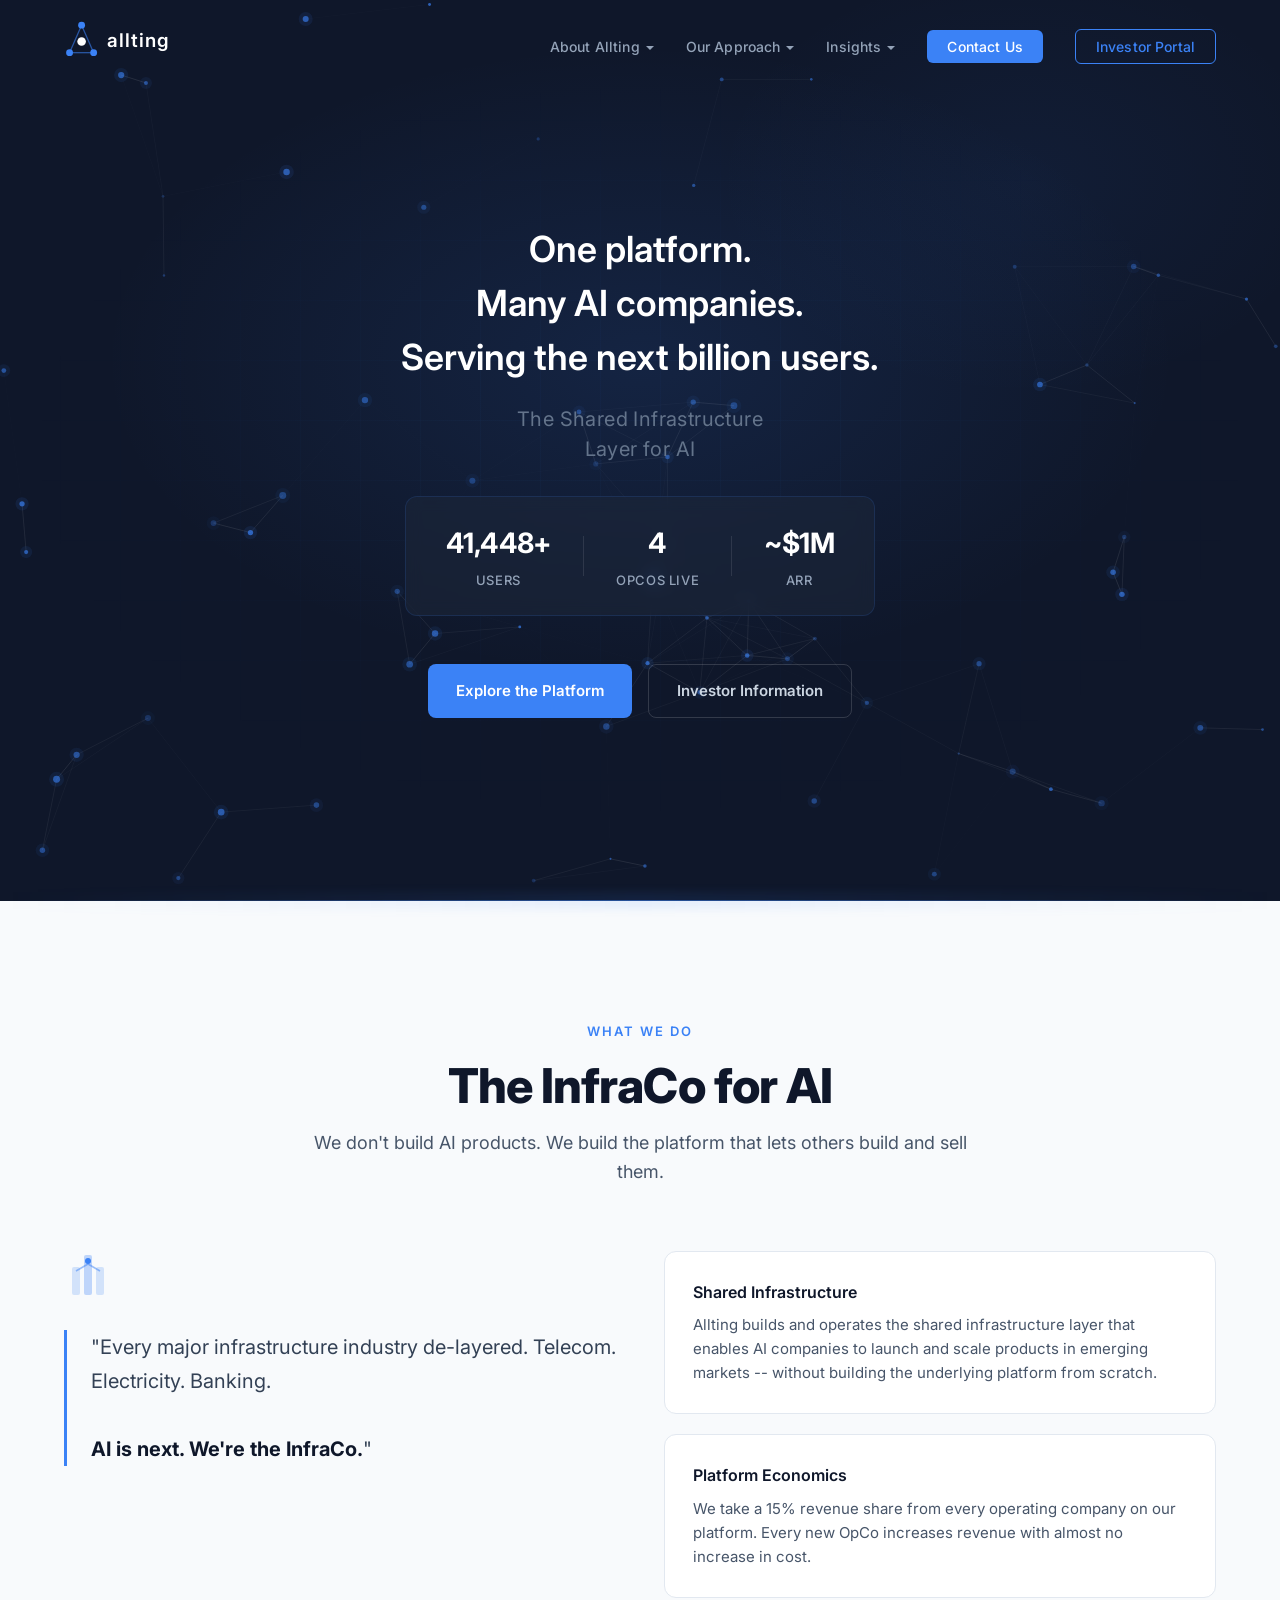
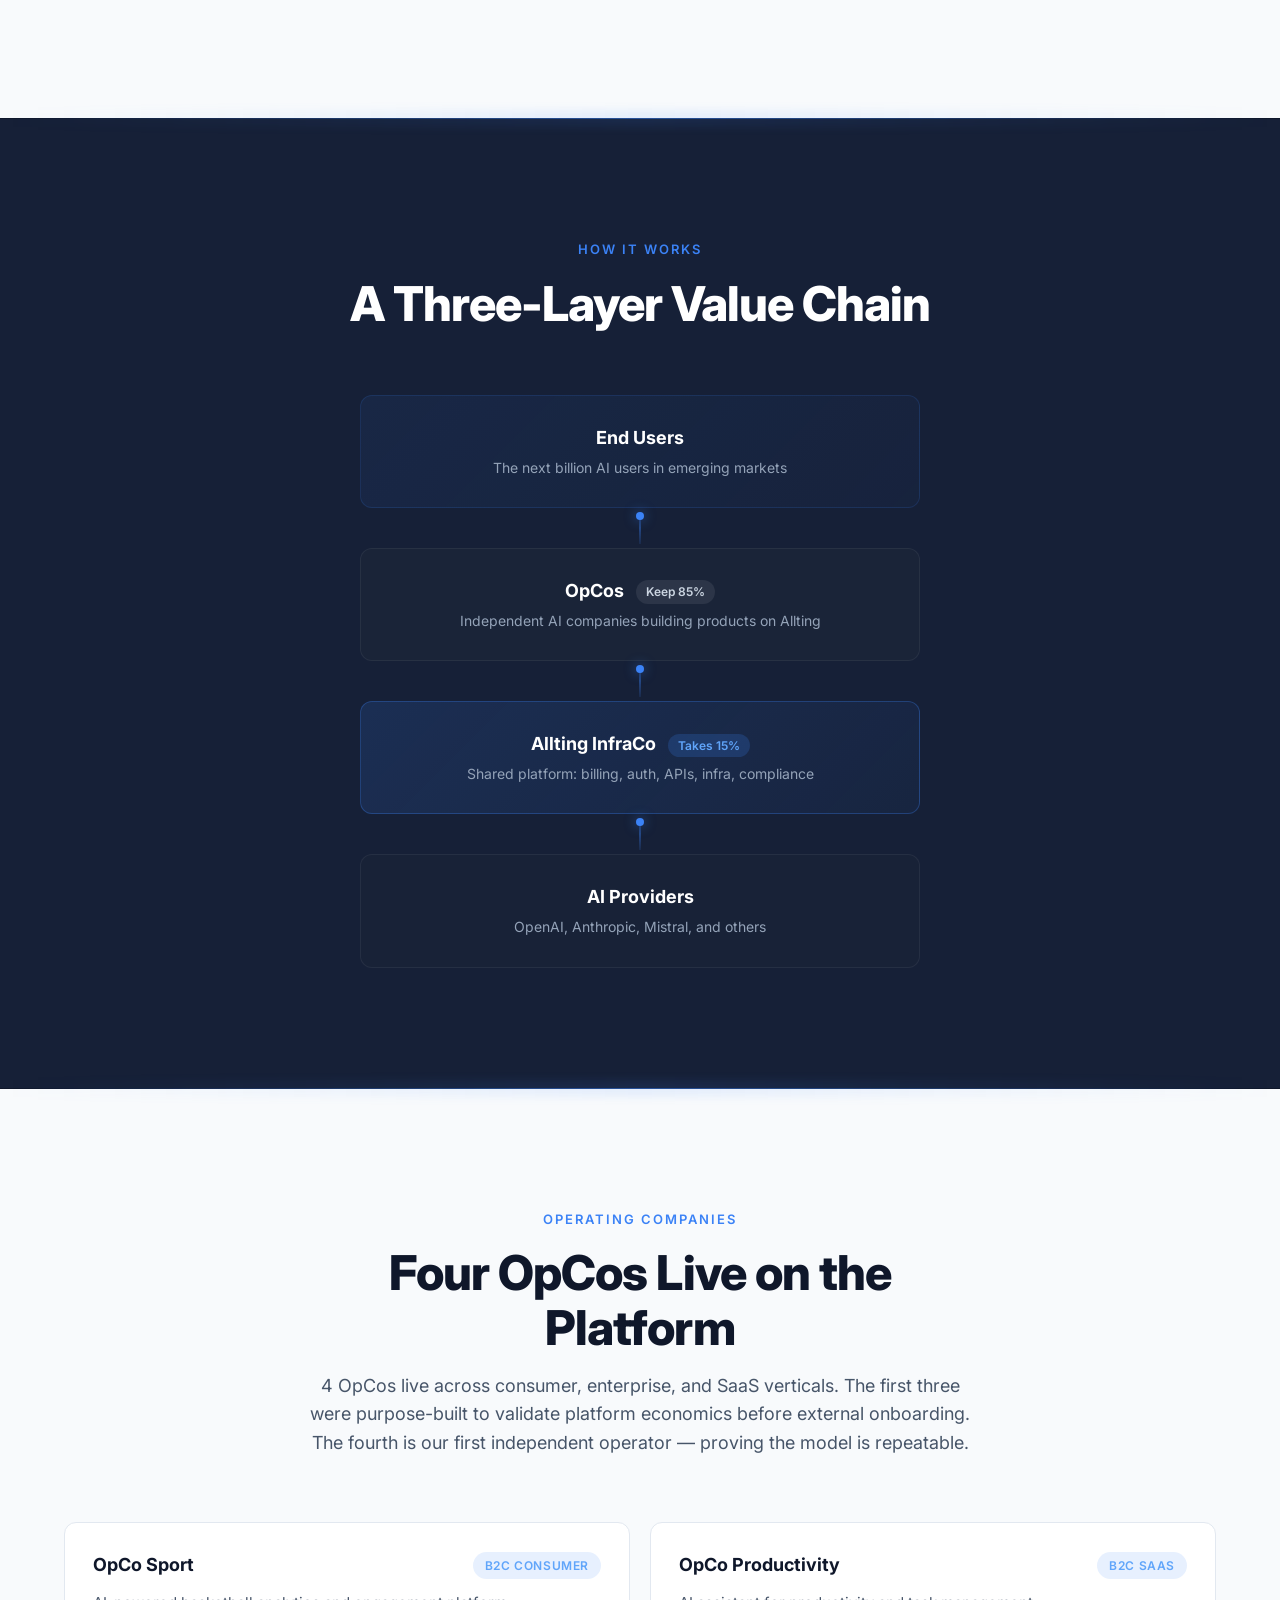
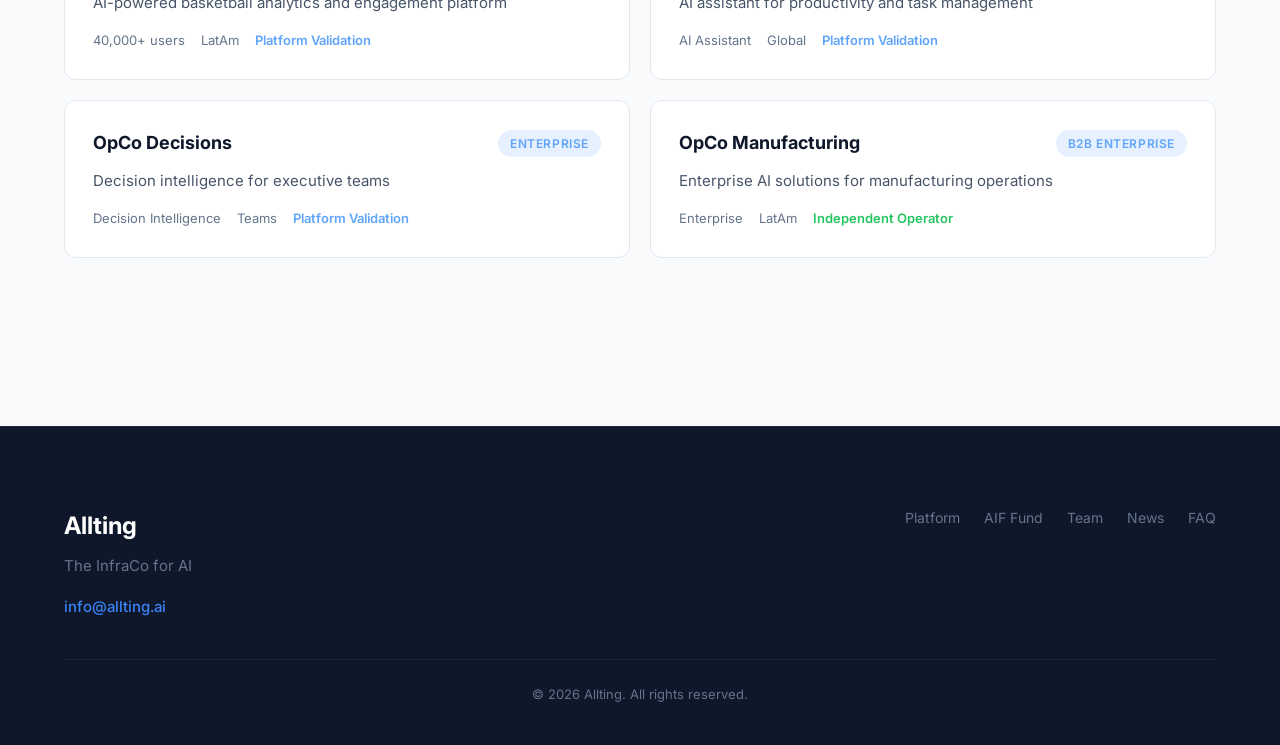
<file: index.html>
<!DOCTYPE html>
<html lang="en">
<head>
  <meta charset="UTF-8">
  <meta name="viewport" content="width=device-width, initial-scale=1.0">
  <title>Allting — The Shared Infrastructure Layer for AI</title>
  <meta name="description" content="One platform. Many AI companies. Serving the next billion users. Allting is the shared infrastructure layer for AI in emerging markets.">

  <!-- Favicons -->
  <link rel="icon" type="image/svg+xml" href="favicon.svg">
  <link rel="icon" type="image/x-icon" href="favicon.ico" sizes="32x32">
  <link rel="apple-touch-icon" href="apple-touch-icon.png">

  <!-- Open Graph -->
  <meta property="og:type" content="website">
  <meta property="og:url" content="https://allting.ai">
  <meta property="og:title" content="Allting — The Shared Infrastructure Layer for AI">
  <meta property="og:description" content="One platform. Many AI companies. Serving the next billion users. Allting is the shared infrastructure layer for AI in emerging markets.">
  <meta property="og:image" content="https://allting.ai/og-image.png">

  <!-- Twitter Card -->
  <meta name="twitter:card" content="summary_large_image">
  <meta name="twitter:title" content="Allting — The Shared Infrastructure Layer for AI">
  <meta name="twitter:description" content="One platform. Many AI companies. Serving the next billion users. Allting is the shared infrastructure layer for AI in emerging markets.">
  <meta name="twitter:image" content="https://allting.ai/og-image.png">

  <!-- SEO -->
  <link rel="canonical" href="https://allting.ai">
  <meta name="theme-color" content="#0F172A">

  <link rel="preconnect" href="https://fonts.googleapis.com">
  <link rel="preconnect" href="https://fonts.gstatic.com" crossorigin>
  <link rel="preload" href="https://fonts.googleapis.com/css2?family=Inter:wght@300;400;500;600;700;800&display=swap" as="style">
  <link href="https://fonts.googleapis.com/css2?family=Inter:wght@300;400;500;600;700;800&display=swap" rel="stylesheet">
  <link rel="stylesheet" href="style.css">

  <!-- Structured Data -->
  <script type="application/ld+json">
  {
    "@context": "https://schema.org",
    "@type": "Organization",
    "name": "Allting",
    "url": "https://allting.ai",
    "logo": "https://allting.ai/favicon.svg",
    "description": "The shared infrastructure layer for AI in emerging markets. One platform. Many AI companies. Serving the next billion users.",
    "email": "info@allting.ai",
    "foundingDate": "2022",
    "sameAs": [],
    "knowsAbout": ["Artificial Intelligence", "AI Infrastructure", "Emerging Markets", "Platform Economics"]
  }
  </script>
  <script type="application/ld+json">
  {
    "@context": "https://schema.org",
    "@type": "WebSite",
    "name": "Allting",
    "url": "https://allting.ai"
  }
  </script>
</head>
<body>

  <!-- Navigation -->
  <nav class="nav" id="nav" role="navigation" aria-label="Main navigation">
    <div class="nav-inner">
      <a href="/" class="nav-logo" aria-label="Allting home">
        <svg xmlns="http://www.w3.org/2000/svg" viewBox="0 0 220 50" width="190" height="43" class="nav-logo-svg">
          <line x1="20" y1="6" x2="6" y2="38" stroke="#3B82F6" stroke-width="1.5" opacity="0.6"/>
          <line x1="20" y1="6" x2="34" y2="38" stroke="#3B82F6" stroke-width="1.5" opacity="0.6"/>
          <line x1="6" y1="38" x2="34" y2="38" stroke="#3B82F6" stroke-width="1.5" opacity="0.6"/>
          <circle cx="20" cy="6" r="4" fill="#3B82F6"/>
          <circle cx="6" cy="38" r="4" fill="#3B82F6"/>
          <circle cx="34" cy="38" r="4" fill="#3B82F6"/>
          <circle cx="20" cy="25" r="5" fill="#FFFFFF"/>
          <text x="50" y="31" font-family="Inter, Arial, Helvetica, sans-serif" font-size="22" font-weight="600" fill="#FFFFFF" letter-spacing="1">allting</text>
        </svg>
      </a>
      <button class="nav-toggle" id="navToggle" aria-label="Toggle menu">
        <span></span><span></span><span></span>
      </button>
      <ul class="nav-links" id="navLinks">
        <li class="nav-dropdown">
          <a href="#" class="nav-dropdown-trigger">About Allting</a>
          <ul class="nav-dropdown-menu">
            <li><a href="/">Platform</a></li>
            <li><a href="about.html#team">Team</a></li>
            <li><a href="faq.html">FAQ</a></li>
          </ul>
        </li>
        <li class="nav-dropdown">
          <a href="#" class="nav-dropdown-trigger">Our Approach</a>
          <ul class="nav-dropdown-menu">
            <li><a href="invest.html">AIF Fund</a></li>
            <li><a href="opportunities.html">Opportunities</a></li>
            <li><a href="democratisation.html">AI Democratisation</a></li>
          </ul>
        </li>
        <li class="nav-dropdown">
          <a href="#" class="nav-dropdown-trigger">Insights</a>
          <ul class="nav-dropdown-menu">
            <li><a href="news.html">News</a></li>
            <li><a href="career.html">Career</a></li>
            <li><a href="master-thesis.html">Master Thesis</a></li>
          </ul>
        </li>
        <li><a href="https://bookings.cloud.microsoft/book/AlltingTheSharedInfrastructureLayerforAI@excom.ai/?ismsaljsauthenabled=true" target="_blank" rel="noopener" class="nav-cta">Contact Us</a></li>
        <li><a href="invest.html#investor-contact" class="nav-cta nav-cta-accent">Investor Portal</a></li>
      </ul>
    </div>
  </nav>

  <!-- Hero -->
  <section class="hero" id="hero" role="banner" aria-label="Hero">
    <canvas id="heroCanvas" class="hero-canvas" aria-hidden="true"></canvas>
    <div class="hero-bg">
      <div class="hero-gradient"></div>
      <div class="hero-grid"></div>
    </div>
    <div class="container">
      <div class="hero-content">
        <p class="hero-subtitle fade-in">One platform.<br>Many AI companies.<br>Serving the next billion users.</p>
        <h1 class="hero-title fade-in">The Shared Infrastructure<br>Layer for AI</h1>
        <div class="hero-stats fade-in">
          <div class="hero-stat">
            <span class="hero-stat-value counter" data-target="41500" data-suffix="+" data-separator=",">41,500+</span>
            <span class="hero-stat-label">Users</span>
          </div>
          <div class="hero-stat-divider"></div>
          <div class="hero-stat">
            <span class="hero-stat-value counter" data-target="4">4</span>
            <span class="hero-stat-label">OpCos Live</span>
          </div>
          <div class="hero-stat-divider"></div>
          <div class="hero-stat">
            <span class="hero-stat-value counter" data-target="1" data-prefix="~$" data-suffix="M">~$1M</span>
            <span class="hero-stat-label">ARR</span>
          </div>
        </div>
        <div class="hero-actions fade-in">
          <a href="#what-we-do" class="btn btn-primary">Explore the Platform</a>
          <a href="invest.html" class="btn btn-outline">Investor Information</a>
        </div>
      </div>
    </div>
  </section>

  <!-- Section Divider -->
  <div class="section-divider"></div>

  <!-- What We Do -->
  <section class="section section-light" id="what-we-do" aria-label="What We Do">
    <div class="container">
      <div class="section-header fade-in">
        <p class="section-label">What We Do</p>
        <h2 class="section-title">The InfraCo for AI</h2>
        <p class="section-desc">We don't build AI products. We build the platform that lets others build and sell them.</p>
      </div>
      <div class="about-grid">
        <div class="about-analogy fade-in">
          <div class="about-icon">
            <svg width="48" height="48" viewBox="0 0 48 48" fill="none"><rect x="20" y="4" width="8" height="40" rx="2" fill="#3B82F6" opacity="0.3"/><rect x="8" y="16" width="8" height="28" rx="2" fill="#3B82F6" opacity="0.2"/><rect x="32" y="16" width="8" height="28" rx="2" fill="#3B82F6" opacity="0.2"/><circle cx="24" cy="10" r="3" fill="#3B82F6"/><line x1="24" y1="13" x2="12" y2="20" stroke="#3B82F6" stroke-width="1.5" opacity="0.5"/><line x1="24" y1="13" x2="36" y2="20" stroke="#3B82F6" stroke-width="1.5" opacity="0.5"/></svg>
          </div>
          <blockquote class="about-quote">
            "Every major infrastructure industry de-layered. Telecom. Electricity. Banking.<br><br>
            <strong>AI is next. We're the InfraCo.</strong>"
          </blockquote>
        </div>
        <div class="about-details fade-in">
          <div class="about-card">
            <h3>Shared Infrastructure</h3>
            <p>Allting builds and operates the shared infrastructure layer that enables AI companies to launch and scale products in emerging markets -- without building the underlying platform from scratch.</p>
          </div>
          <div class="about-card">
            <h3>Platform Economics</h3>
            <p>We take a 15% revenue share from every operating company on our platform. Every new OpCo increases revenue with almost no increase in cost.</p>
          </div>
        </div>
      </div>
    </div>
  </section>

  <!-- Section Divider -->
  <div class="section-divider"></div>

  <!-- How It Works -->
  <section class="section section-dark" id="how-it-works" aria-label="How It Works">
    <div class="container">
      <div class="section-header fade-in">
        <p class="section-label">How It Works</p>
        <h2 class="section-title">A Three-Layer Value Chain</h2>
      </div>
      <div class="flow-stack fade-in">
        <div class="flow-layer flow-layer-top">
          <div class="flow-layer-label">End Users</div>
          <div class="flow-layer-desc">The next billion AI users in emerging markets</div>
        </div>
        <div class="flow-arrow-animated">
          <div class="flow-pulse-line"></div>
          <div class="flow-pulse-dot"></div>
        </div>
        <div class="flow-layer flow-layer-mid">
          <div class="flow-layer-label">OpCos <span class="flow-badge">Keep 85%</span></div>
          <div class="flow-layer-desc">Independent AI companies building products on Allting</div>
        </div>
        <div class="flow-arrow-animated">
          <div class="flow-pulse-line"></div>
          <div class="flow-pulse-dot"></div>
        </div>
        <div class="flow-layer flow-layer-infra">
          <div class="flow-layer-label">Allting InfraCo <span class="flow-badge accent">Takes 15%</span></div>
          <div class="flow-layer-desc">Shared platform: billing, auth, APIs, infra, compliance</div>
        </div>
        <div class="flow-arrow-animated">
          <div class="flow-pulse-line"></div>
          <div class="flow-pulse-dot"></div>
        </div>
        <div class="flow-layer flow-layer-bottom">
          <div class="flow-layer-label">AI Providers</div>
          <div class="flow-layer-desc">OpenAI, Anthropic, Mistral, and others</div>
        </div>
      </div>
    </div>
  </section>

  <!-- Section Divider -->
  <div class="section-divider"></div>

  <!-- OpCos -->
  <section class="section section-light" id="opcos" aria-label="Operating Companies">
    <div class="container">
      <div class="section-header fade-in">
        <p class="section-label">Operating Companies</p>
        <h2 class="section-title">Four OpCos Live on the Platform</h2>
        <p class="section-desc">4 OpCos live across consumer, enterprise, and SaaS verticals. The first three were purpose-built to validate platform economics before external onboarding. The fourth is our first independent operator — proving the model is repeatable.</p>
      </div>
      <div class="opco-grid">
        <div class="opco-card fade-in">
          <div class="opco-header">
            <span class="opco-name">OpCo Sport</span>
            <span class="opco-tag">B2C Consumer</span>
          </div>
          <p class="opco-desc">AI-powered basketball analytics and engagement platform</p>
          <div class="opco-meta">
            <span>40,000+ users</span>
            <span>LatAm</span>
            <span style="color: var(--blue-light); font-weight: 600;">Platform Validation</span>
          </div>
        </div>
        <div class="opco-card fade-in">
          <div class="opco-header">
            <span class="opco-name">OpCo Productivity</span>
            <span class="opco-tag">B2C SaaS</span>
          </div>
          <p class="opco-desc">AI assistant for productivity and task management</p>
          <div class="opco-meta">
            <span>AI Assistant</span>
            <span>Global</span>
            <span style="color: var(--blue-light); font-weight: 600;">Platform Validation</span>
          </div>
        </div>
        <div class="opco-card fade-in">
          <div class="opco-header">
            <span class="opco-name">OpCo Decisions</span>
            <span class="opco-tag">Enterprise</span>
          </div>
          <p class="opco-desc">Decision intelligence for executive teams</p>
          <div class="opco-meta">
            <span>Decision Intelligence</span>
            <span>Teams</span>
            <span style="color: var(--blue-light); font-weight: 600;">Platform Validation</span>
          </div>
        </div>
        <div class="opco-card fade-in">
          <div class="opco-header">
            <span class="opco-name">OpCo Manufacturing</span>
            <span class="opco-tag">B2B Enterprise</span>
          </div>
          <p class="opco-desc">Enterprise AI solutions for manufacturing operations</p>
          <div class="opco-meta">
            <span>Enterprise</span>
            <span>LatAm</span>
            <span style="color: #22C55E; font-weight: 600;">Independent Operator</span>
          </div>
        </div>
      </div>
    </div>
  </section>

  <!-- Contact / Footer -->
  <footer class="footer" id="contact" role="contentinfo" aria-label="Contact and footer">
    <div class="container">
      <div class="footer-content fade-in">
        <div class="footer-main">
          <span class="footer-logo">Allting</span>
          <p class="footer-tagline">The InfraCo for AI</p>
          <a href="mailto:info@allting.ai" class="footer-email">info@allting.ai</a>
        </div>
        <div class="footer-links">
          <a href="/">Platform</a>
          <a href="invest.html">AIF Fund</a>
          <a href="about.html#team">Team</a>
          <a href="news.html">News</a>
          <a href="faq.html">FAQ</a>
        </div>
      </div>
      <div class="footer-bottom">
        <p>&copy; 2026 Allting. All rights reserved.</p>
      </div>
    </div>
  </footer>

  <script src="main.js" defer></script>
</body>
</html>
</file>
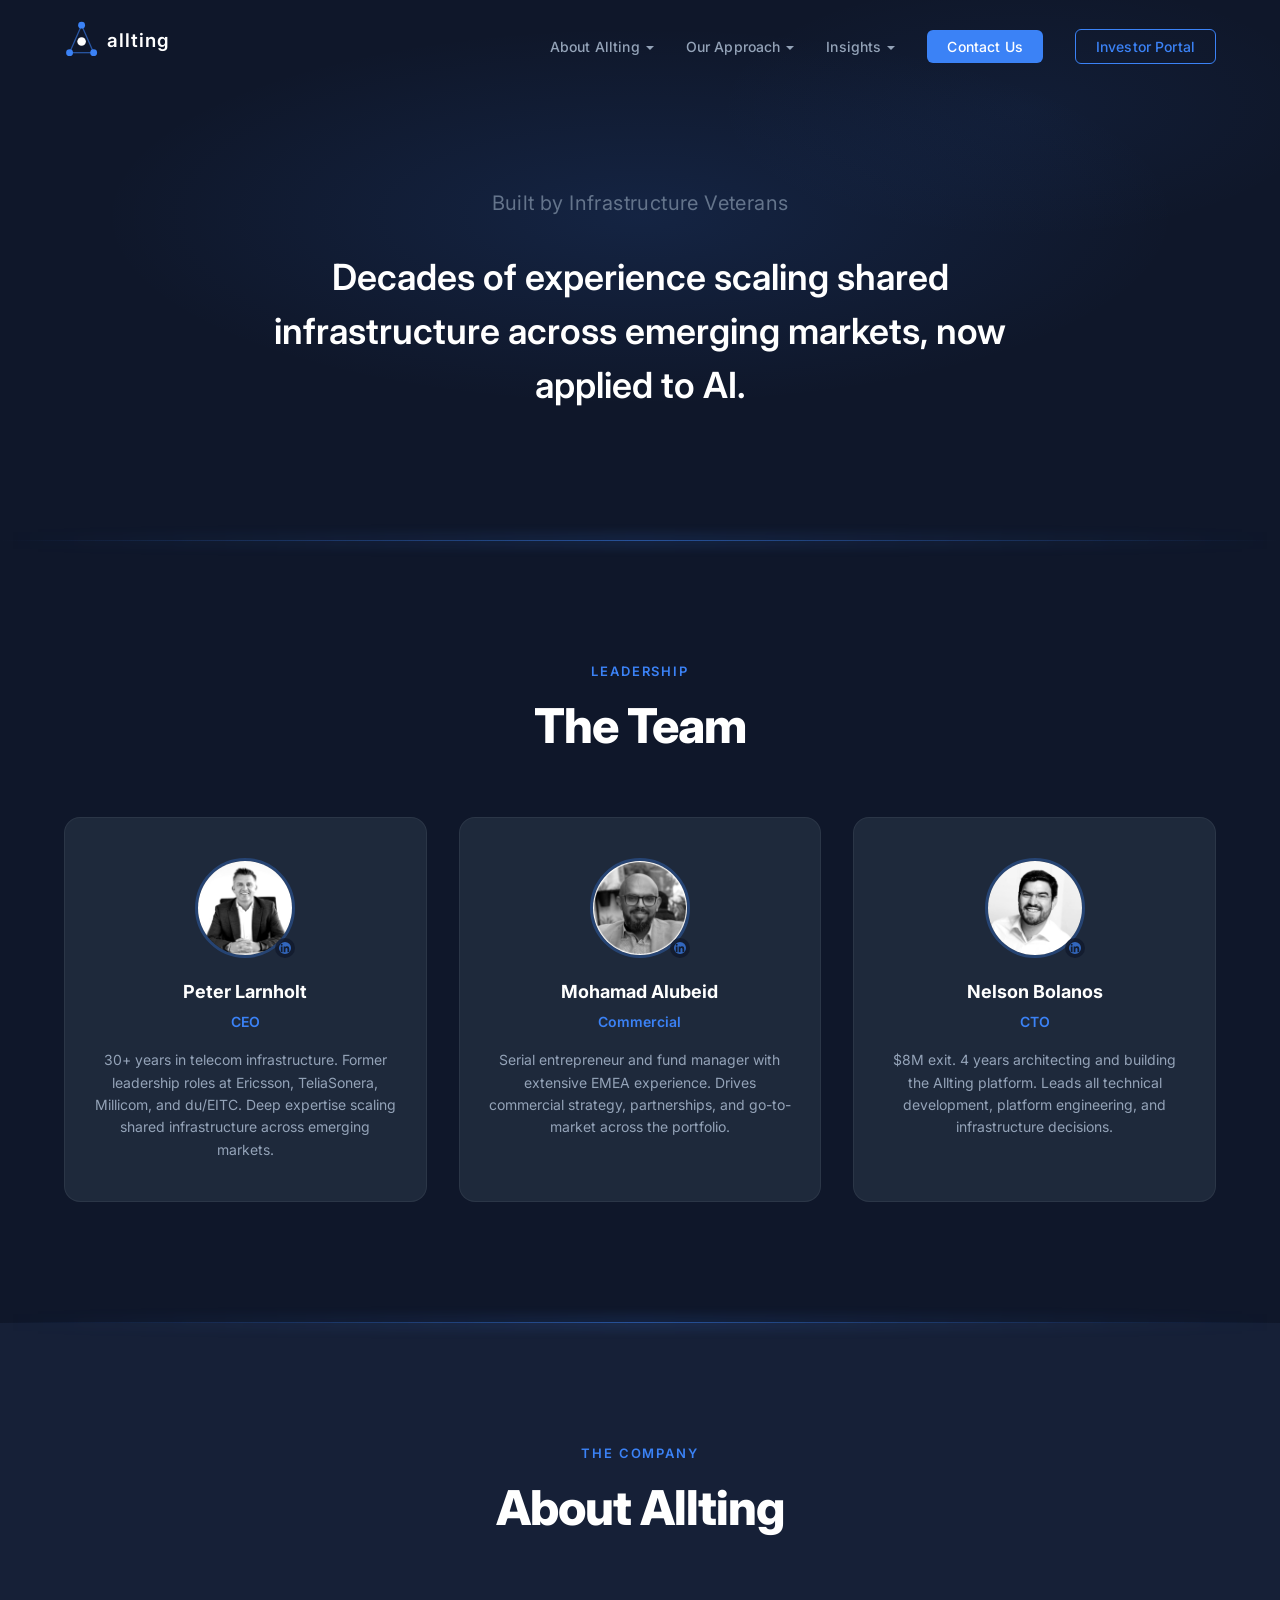
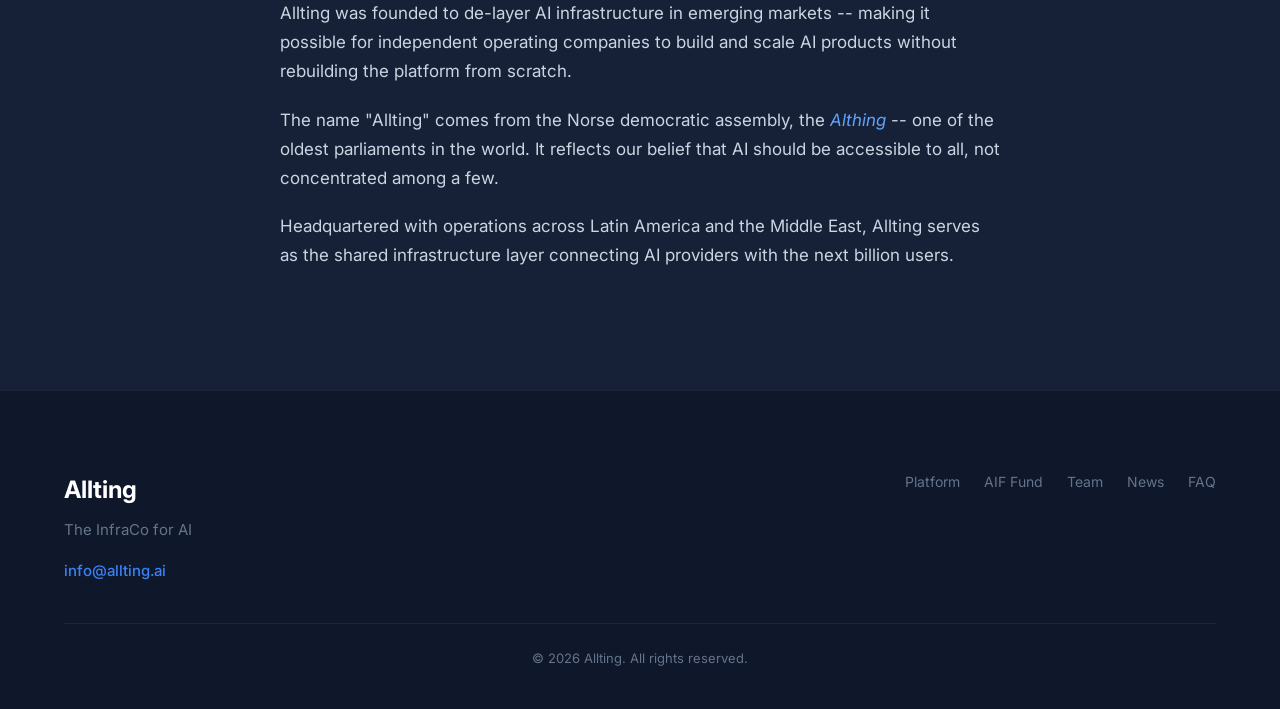
<file: about.html>
<!DOCTYPE html>
<html lang="en">
<head>
  <meta charset="UTF-8">
  <meta name="viewport" content="width=device-width, initial-scale=1.0">
  <title>About — Allting</title>
  <meta name="description" content="Meet the team behind Allting, the shared infrastructure layer for AI in emerging markets.">

  <!-- Favicons -->
  <link rel="icon" type="image/svg+xml" href="favicon.svg">
  <link rel="icon" type="image/x-icon" href="favicon.ico" sizes="32x32">
  <link rel="apple-touch-icon" href="apple-touch-icon.png">

  <!-- Open Graph -->
  <meta property="og:type" content="website">
  <meta property="og:url" content="https://allting.ai/about.html">
  <meta property="og:title" content="About — Allting">
  <meta property="og:description" content="Meet the team behind Allting, the shared infrastructure layer for AI in emerging markets.">
  <meta property="og:image" content="https://allting.ai/og-image.png">

  <!-- SEO -->
  <link rel="canonical" href="https://allting.ai/about.html">
  <meta name="theme-color" content="#0F172A">

  <link rel="preconnect" href="https://fonts.googleapis.com">
  <link rel="preconnect" href="https://fonts.gstatic.com" crossorigin>
  <link href="https://fonts.googleapis.com/css2?family=Inter:wght@300;400;500;600;700;800&display=swap" rel="stylesheet">
  <link rel="stylesheet" href="style.css">
</head>
<body>

  <!-- Navigation -->
  <nav class="nav" id="nav" role="navigation" aria-label="Main navigation">
    <div class="nav-inner">
      <a href="/" class="nav-logo" aria-label="Allting home">
        <svg xmlns="http://www.w3.org/2000/svg" viewBox="0 0 220 50" width="190" height="43" class="nav-logo-svg">
          <line x1="20" y1="6" x2="6" y2="38" stroke="#3B82F6" stroke-width="1.5" opacity="0.6"/>
          <line x1="20" y1="6" x2="34" y2="38" stroke="#3B82F6" stroke-width="1.5" opacity="0.6"/>
          <line x1="6" y1="38" x2="34" y2="38" stroke="#3B82F6" stroke-width="1.5" opacity="0.6"/>
          <circle cx="20" cy="6" r="4" fill="#3B82F6"/>
          <circle cx="6" cy="38" r="4" fill="#3B82F6"/>
          <circle cx="34" cy="38" r="4" fill="#3B82F6"/>
          <circle cx="20" cy="25" r="5" fill="#FFFFFF"/>
          <text x="50" y="31" font-family="Inter, Arial, Helvetica, sans-serif" font-size="22" font-weight="600" fill="#FFFFFF" letter-spacing="1">allting</text>
        </svg>
      </a>
      <button class="nav-toggle" id="navToggle" aria-label="Toggle menu">
        <span></span><span></span><span></span>
      </button>
      <ul class="nav-links" id="navLinks">
        <li class="nav-dropdown">
          <a href="#" class="nav-dropdown-trigger">About Allting</a>
          <ul class="nav-dropdown-menu">
            <li><a href="/">Platform</a></li>
            <li><a href="about.html#team">Team</a></li>
            <li><a href="faq.html">FAQ</a></li>
          </ul>
        </li>
        <li class="nav-dropdown">
          <a href="#" class="nav-dropdown-trigger">Our Approach</a>
          <ul class="nav-dropdown-menu">
            <li><a href="invest.html">AIF Fund</a></li>
            <li><a href="opportunities.html">Opportunities</a></li>
            <li><a href="democratisation.html">AI Democratisation</a></li>
          </ul>
        </li>
        <li class="nav-dropdown">
          <a href="#" class="nav-dropdown-trigger">Insights</a>
          <ul class="nav-dropdown-menu">
            <li><a href="news.html">News</a></li>
            <li><a href="career.html">Career</a></li>
            <li><a href="master-thesis.html">Master Thesis</a></li>
          </ul>
        </li>
        <li><a href="https://bookings.cloud.microsoft/book/AlltingTheSharedInfrastructureLayerforAI@excom.ai/?ismsaljsauthenabled=true" target="_blank" rel="noopener" class="nav-cta">Contact Us</a></li>
        <li><a href="invest.html#investor-contact" class="nav-cta nav-cta-accent">Investor Portal</a></li>
      </ul>
    </div>
  </nav>

  <!-- Hero -->
  <section class="hero hero-minimal" id="hero" role="banner" aria-label="Hero">
    <div class="hero-bg">
      <div class="hero-gradient"></div>
    </div>
    <div class="container">
      <div class="hero-content">
        <h1 class="hero-title fade-in">Built by Infrastructure Veterans</h1>
        <p class="hero-subtitle fade-in">Decades of experience scaling shared infrastructure across emerging markets, now applied to AI.</p>
      </div>
    </div>
  </section>

  <!-- Section Divider -->
  <div class="section-divider"></div>

  <!-- Team -->
  <section class="section" id="team" aria-label="Team">
    <div class="container">
      <div class="section-header fade-in">
        <p class="section-label">Leadership</p>
        <h2 class="section-title">The Team</h2>
      </div>
      <div class="team-grid">
        <div class="team-card fade-in">
          <a href="https://www.linkedin.com/in/larnholt/" target="_blank" rel="noopener" class="team-linkedin-link">
            <img src="images/peter.jpg" alt="Peter Larnholt" class="team-photo">
            <svg class="team-linkedin-icon" xmlns="http://www.w3.org/2000/svg" viewBox="0 0 24 24" width="20" height="20" fill="#3B82F6"><path d="M20.447 20.452h-3.554v-5.569c0-1.328-.027-3.037-1.852-3.037-1.853 0-2.136 1.445-2.136 2.939v5.667H9.351V9h3.414v1.561h.046c.477-.9 1.637-1.85 3.37-1.85 3.601 0 4.267 2.37 4.267 5.455v6.286zM5.337 7.433a2.062 2.062 0 01-2.063-2.065 2.064 2.064 0 112.063 2.065zm1.782 13.019H3.555V9h3.564v11.452zM22.225 0H1.771C.792 0 0 .774 0 1.729v20.542C0 23.227.792 24 1.771 24h20.451C23.2 24 24 23.227 24 22.271V1.729C24 .774 23.2 0 22.222 0h.003z"/></svg>
          </a>
          <h3 class="team-name">Peter Larnholt</h3>
          <p class="team-role">CEO</p>
          <p class="team-bio">30+ years in telecom infrastructure. Former leadership roles at Ericsson, TeliaSonera, Millicom, and du/EITC. Deep expertise scaling shared infrastructure across emerging markets.</p>
        </div>
        <div class="team-card fade-in">
          <a href="https://www.linkedin.com/in/molle/" target="_blank" rel="noopener" class="team-linkedin-link">
            <img src="images/molle.jpg" alt="Mohamad Alubeid" class="team-photo">
            <svg class="team-linkedin-icon" xmlns="http://www.w3.org/2000/svg" viewBox="0 0 24 24" width="20" height="20" fill="#3B82F6"><path d="M20.447 20.452h-3.554v-5.569c0-1.328-.027-3.037-1.852-3.037-1.853 0-2.136 1.445-2.136 2.939v5.667H9.351V9h3.414v1.561h.046c.477-.9 1.637-1.85 3.37-1.85 3.601 0 4.267 2.37 4.267 5.455v6.286zM5.337 7.433a2.062 2.062 0 01-2.063-2.065 2.064 2.064 0 112.063 2.065zm1.782 13.019H3.555V9h3.564v11.452zM22.225 0H1.771C.792 0 0 .774 0 1.729v20.542C0 23.227.792 24 1.771 24h20.451C23.2 24 24 23.227 24 22.271V1.729C24 .774 23.2 0 22.222 0h.003z"/></svg>
          </a>
          <h3 class="team-name">Mohamad Alubeid</h3>
          <p class="team-role">Commercial</p>
          <p class="team-bio">Serial entrepreneur and fund manager with extensive EMEA experience. Drives commercial strategy, partnerships, and go-to-market across the portfolio.</p>
        </div>
        <div class="team-card fade-in">
          <a href="https://www.linkedin.com/in/nbolanoss/" target="_blank" rel="noopener" class="team-linkedin-link">
            <img src="images/nelson.jpg" alt="Nelson Bolanos" class="team-photo">
            <svg class="team-linkedin-icon" xmlns="http://www.w3.org/2000/svg" viewBox="0 0 24 24" width="20" height="20" fill="#3B82F6"><path d="M20.447 20.452h-3.554v-5.569c0-1.328-.027-3.037-1.852-3.037-1.853 0-2.136 1.445-2.136 2.939v5.667H9.351V9h3.414v1.561h.046c.477-.9 1.637-1.85 3.37-1.85 3.601 0 4.267 2.37 4.267 5.455v6.286zM5.337 7.433a2.062 2.062 0 01-2.063-2.065 2.064 2.064 0 112.063 2.065zm1.782 13.019H3.555V9h3.564v11.452zM22.225 0H1.771C.792 0 0 .774 0 1.729v20.542C0 23.227.792 24 1.771 24h20.451C23.2 24 24 23.227 24 22.271V1.729C24 .774 23.2 0 22.222 0h.003z"/></svg>
          </a>
          <h3 class="team-name">Nelson Bolanos</h3>
          <p class="team-role">CTO</p>
          <p class="team-bio">$8M exit. 4 years architecting and building the Allting platform. Leads all technical development, platform engineering, and infrastructure decisions.</p>
        </div>
      </div>
    </div>
  </section>

  <!-- Section Divider -->
  <div class="section-divider"></div>

  <!-- Company -->
  <section class="section section-dark" id="company" aria-label="Company">
    <div class="container">
      <div class="section-header fade-in">
        <p class="section-label">The Company</p>
        <h2 class="section-title">About Allting</h2>
      </div>
      <div class="company-content fade-in">
        <div class="company-text">
          <p>Allting was founded to de-layer AI infrastructure in emerging markets -- making it possible for independent operating companies to build and scale AI products without rebuilding the platform from scratch.</p>
          <p>The name "Allting" comes from the Norse democratic assembly, the <em>Althing</em> -- one of the oldest parliaments in the world. It reflects our belief that AI should be accessible to all, not concentrated among a few.</p>
          <p>Headquartered with operations across Latin America and the Middle East, Allting serves as the shared infrastructure layer connecting AI providers with the next billion users.</p>
        </div>
      </div>
    </div>
  </section>

  <!-- Contact / Footer -->
  <footer class="footer" id="contact" role="contentinfo" aria-label="Contact and footer">
    <div class="container">
      <div class="footer-content fade-in">
        <div class="footer-main">
          <span class="footer-logo">Allting</span>
          <p class="footer-tagline">The InfraCo for AI</p>
          <a href="mailto:info@allting.ai" class="footer-email">info@allting.ai</a>
        </div>
        <div class="footer-links">
          <a href="/">Platform</a>
          <a href="invest.html">AIF Fund</a>
          <a href="about.html#team">Team</a>
          <a href="news.html">News</a>
          <a href="faq.html">FAQ</a>
        </div>
      </div>
      <div class="footer-bottom">
        <p>&copy; 2026 Allting. All rights reserved.</p>
      </div>
    </div>
  </footer>

  <script src="main.js" defer></script>
</body>
</html>
</file>
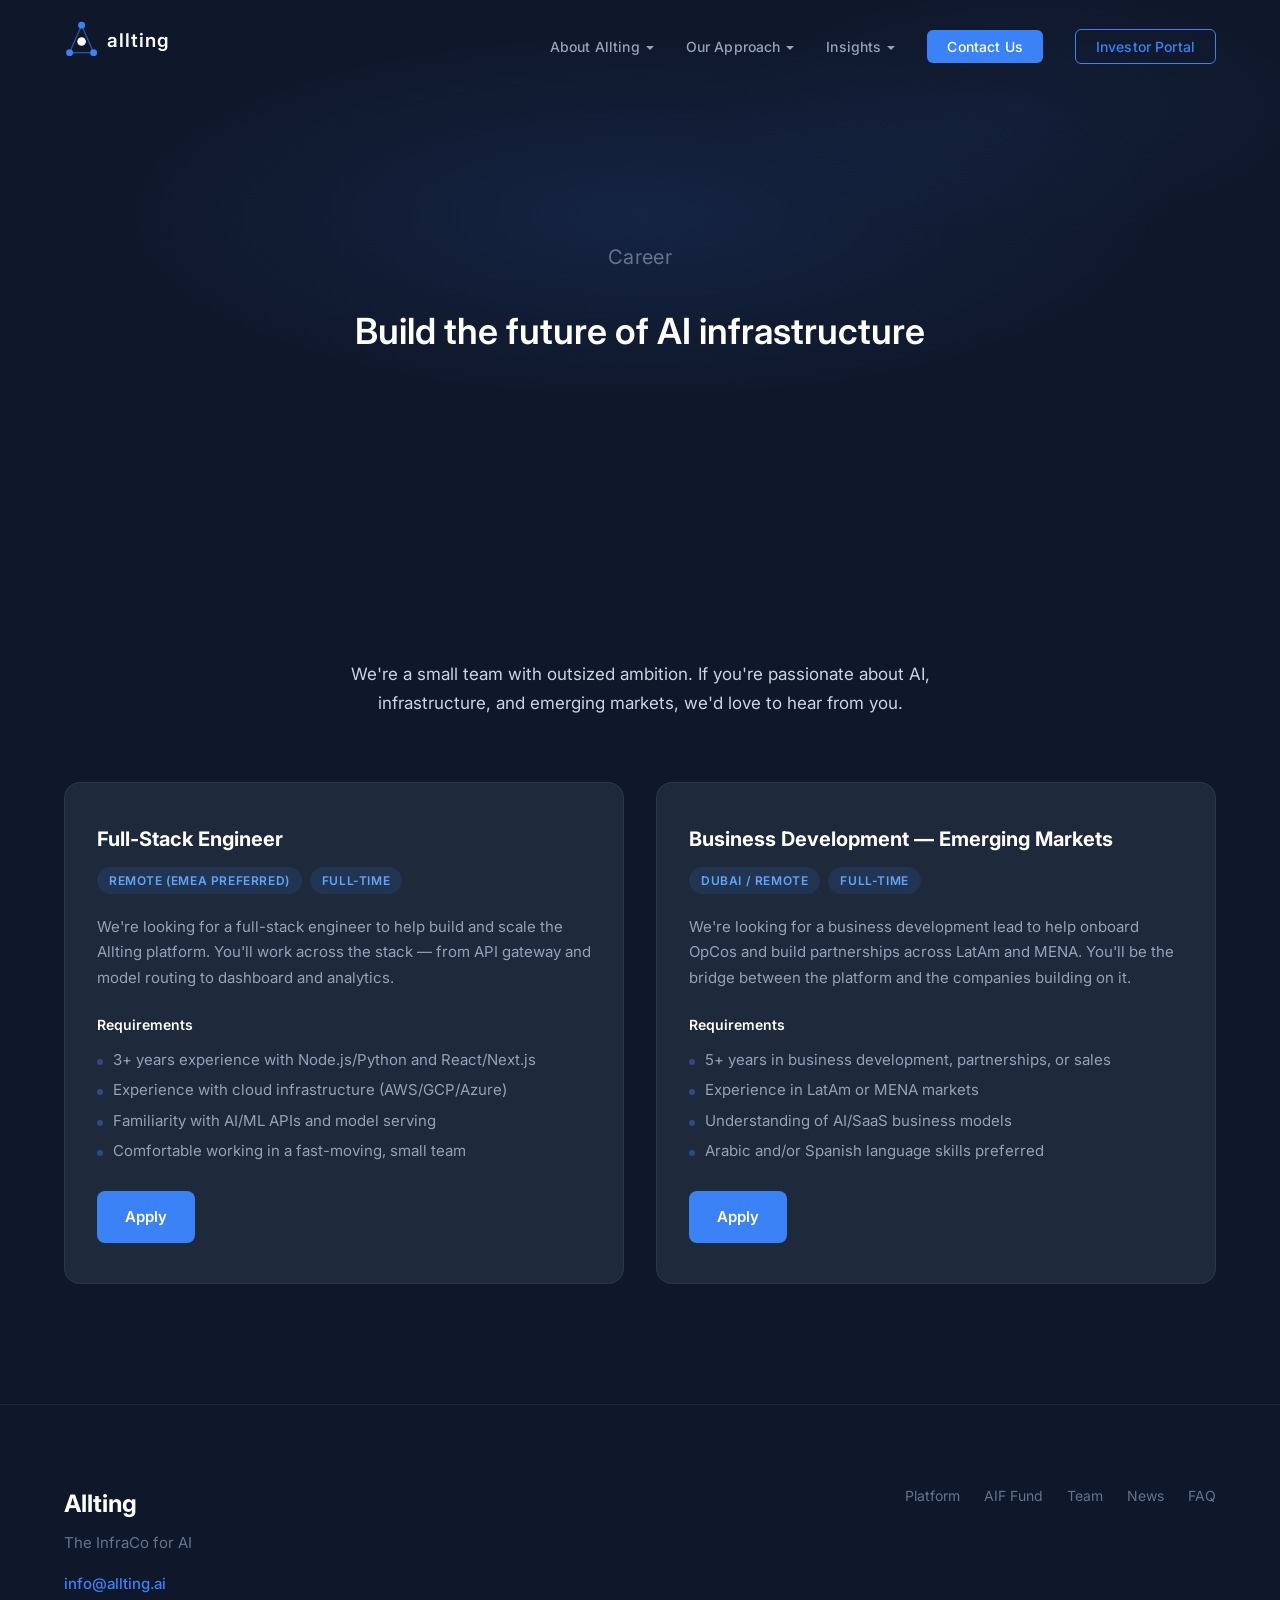
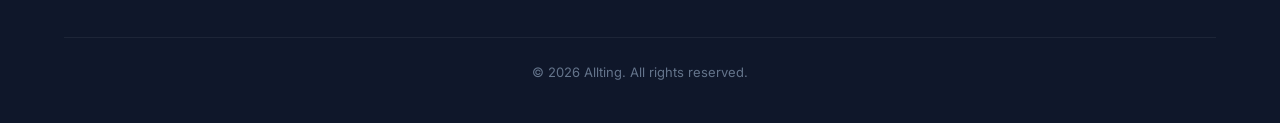
<file: career.html>
<!DOCTYPE html>
<html lang="en">
<head>
  <meta charset="UTF-8">
  <meta name="viewport" content="width=device-width, initial-scale=1.0">
  <title>Career — Allting</title>
  <meta name="description" content="Career opportunities at Allting, the shared infrastructure layer for AI.">
  <link rel="icon" type="image/svg+xml" href="favicon.svg">
  <link rel="icon" type="image/x-icon" href="favicon.ico" sizes="32x32">
  <link rel="apple-touch-icon" href="apple-touch-icon.png">
  <meta property="og:type" content="website">
  <meta property="og:url" content="https://allting.ai/career.html">
  <meta property="og:title" content="Career — Allting">
  <meta property="og:description" content="Career opportunities at Allting.">
  <meta property="og:image" content="https://allting.ai/og-image.png">
  <link rel="canonical" href="https://allting.ai/career.html">
  <meta name="theme-color" content="#0F172A">
  <link rel="preconnect" href="https://fonts.googleapis.com">
  <link rel="preconnect" href="https://fonts.gstatic.com" crossorigin>
  <link href="https://fonts.googleapis.com/css2?family=Inter:wght@300;400;500;600;700;800&display=swap" rel="stylesheet">
  <link rel="stylesheet" href="style.css">
</head>
<body>

  <!-- Navigation -->
  <nav class="nav" id="nav" role="navigation" aria-label="Main navigation">
    <div class="nav-inner">
      <a href="/" class="nav-logo" aria-label="Allting home">
        <svg xmlns="http://www.w3.org/2000/svg" viewBox="0 0 220 50" width="190" height="43" class="nav-logo-svg">
          <line x1="20" y1="6" x2="6" y2="38" stroke="#3B82F6" stroke-width="1.5" opacity="0.6"/>
          <line x1="20" y1="6" x2="34" y2="38" stroke="#3B82F6" stroke-width="1.5" opacity="0.6"/>
          <line x1="6" y1="38" x2="34" y2="38" stroke="#3B82F6" stroke-width="1.5" opacity="0.6"/>
          <circle cx="20" cy="6" r="4" fill="#3B82F6"/>
          <circle cx="6" cy="38" r="4" fill="#3B82F6"/>
          <circle cx="34" cy="38" r="4" fill="#3B82F6"/>
          <circle cx="20" cy="25" r="5" fill="#FFFFFF"/>
          <text x="50" y="31" font-family="Inter, Arial, Helvetica, sans-serif" font-size="22" font-weight="600" fill="#FFFFFF" letter-spacing="1">allting</text>
        </svg>
      </a>
      <button class="nav-toggle" id="navToggle" aria-label="Toggle menu">
        <span></span><span></span><span></span>
      </button>
      <ul class="nav-links" id="navLinks">
        <li class="nav-dropdown">
          <a href="#" class="nav-dropdown-trigger">About Allting</a>
          <ul class="nav-dropdown-menu">
            <li><a href="/">Platform</a></li>
            <li><a href="about.html#team">Team</a></li>
            <li><a href="faq.html">FAQ</a></li>
          </ul>
        </li>
        <li class="nav-dropdown">
          <a href="#" class="nav-dropdown-trigger">Our Approach</a>
          <ul class="nav-dropdown-menu">
            <li><a href="invest.html">AIF Fund</a></li>
            <li><a href="opportunities.html">Opportunities</a></li>
            <li><a href="democratisation.html">AI Democratisation</a></li>
          </ul>
        </li>
        <li class="nav-dropdown">
          <a href="#" class="nav-dropdown-trigger">Insights</a>
          <ul class="nav-dropdown-menu">
            <li><a href="news.html">News</a></li>
            <li><a href="career.html">Career</a></li>
            <li><a href="master-thesis.html">Master Thesis</a></li>
          </ul>
        </li>
        <li><a href="https://bookings.cloud.microsoft/book/AlltingTheSharedInfrastructureLayerforAI@excom.ai/?ismsaljsauthenabled=true" target="_blank" rel="noopener" class="nav-cta">Contact Us</a></li>
        <li><a href="invest.html#investor-contact" class="nav-cta nav-cta-accent">Investor Portal</a></li>
      </ul>
    </div>
  </nav>

  <!-- Hero -->
  <section class="hero hero-minimal" id="hero" role="banner" aria-label="Hero">
    <div class="hero-bg">
      <div class="hero-gradient"></div>
    </div>
    <div class="container">
      <div class="hero-content">
        <h1 class="hero-title fade-in">Career</h1>
        <p class="hero-subtitle fade-in">Build the future of AI infrastructure</p>
      </div>
    </div>
  </section>

  <!-- Career Intro + Positions -->
  <section class="section" id="positions" aria-label="Open Positions">
    <div class="container">
      <div class="content-block fade-in" style="margin-bottom: 64px;">
        <p class="content-text" style="text-align: center; max-width: 680px; margin: 0 auto;">We're a small team with outsized ambition. If you're passionate about AI, infrastructure, and emerging markets, we'd love to hear from you.</p>
      </div>

      <div class="career-grid">

        <div class="career-card fade-in">
          <div class="career-card-header">
            <h3 class="career-card-title">Full-Stack Engineer</h3>
            <div class="career-card-meta">
              <span class="career-tag">Remote (EMEA preferred)</span>
              <span class="career-tag">Full-time</span>
            </div>
          </div>
          <p class="career-card-desc">We're looking for a full-stack engineer to help build and scale the Allting platform. You'll work across the stack — from API gateway and model routing to dashboard and analytics.</p>
          <h4 class="career-req-title">Requirements</h4>
          <ul class="career-req-list">
            <li>3+ years experience with Node.js/Python and React/Next.js</li>
            <li>Experience with cloud infrastructure (AWS/GCP/Azure)</li>
            <li>Familiarity with AI/ML APIs and model serving</li>
            <li>Comfortable working in a fast-moving, small team</li>
          </ul>
          <a href="mailto:careers@allting.ai?subject=Application: Full-Stack Engineer" class="btn btn-primary">Apply</a>
        </div>

        <div class="career-card fade-in">
          <div class="career-card-header">
            <h3 class="career-card-title">Business Development — Emerging Markets</h3>
            <div class="career-card-meta">
              <span class="career-tag">Dubai / Remote</span>
              <span class="career-tag">Full-time</span>
            </div>
          </div>
          <p class="career-card-desc">We're looking for a business development lead to help onboard OpCos and build partnerships across LatAm and MENA. You'll be the bridge between the platform and the companies building on it.</p>
          <h4 class="career-req-title">Requirements</h4>
          <ul class="career-req-list">
            <li>5+ years in business development, partnerships, or sales</li>
            <li>Experience in LatAm or MENA markets</li>
            <li>Understanding of AI/SaaS business models</li>
            <li>Arabic and/or Spanish language skills preferred</li>
          </ul>
          <a href="mailto:careers@allting.ai?subject=Application: Business Development — Emerging Markets" class="btn btn-primary">Apply</a>
        </div>

      </div>
    </div>
  </section>

  <!-- Footer -->
  <footer class="footer" id="contact" role="contentinfo" aria-label="Contact and footer">
    <div class="container">
      <div class="footer-content fade-in">
        <div class="footer-main">
          <span class="footer-logo">Allting</span>
          <p class="footer-tagline">The InfraCo for AI</p>
          <a href="mailto:info@allting.ai" class="footer-email">info@allting.ai</a>
        </div>
        <div class="footer-links">
          <a href="/">Platform</a>
          <a href="invest.html">AIF Fund</a>
          <a href="about.html#team">Team</a>
          <a href="news.html">News</a>
          <a href="faq.html">FAQ</a>
        </div>
      </div>
      <div class="footer-bottom">
        <p>&copy; 2026 Allting. All rights reserved.</p>
      </div>
    </div>
  </footer>

  <script src="main.js" defer></script>
</body>
</html>
</file>
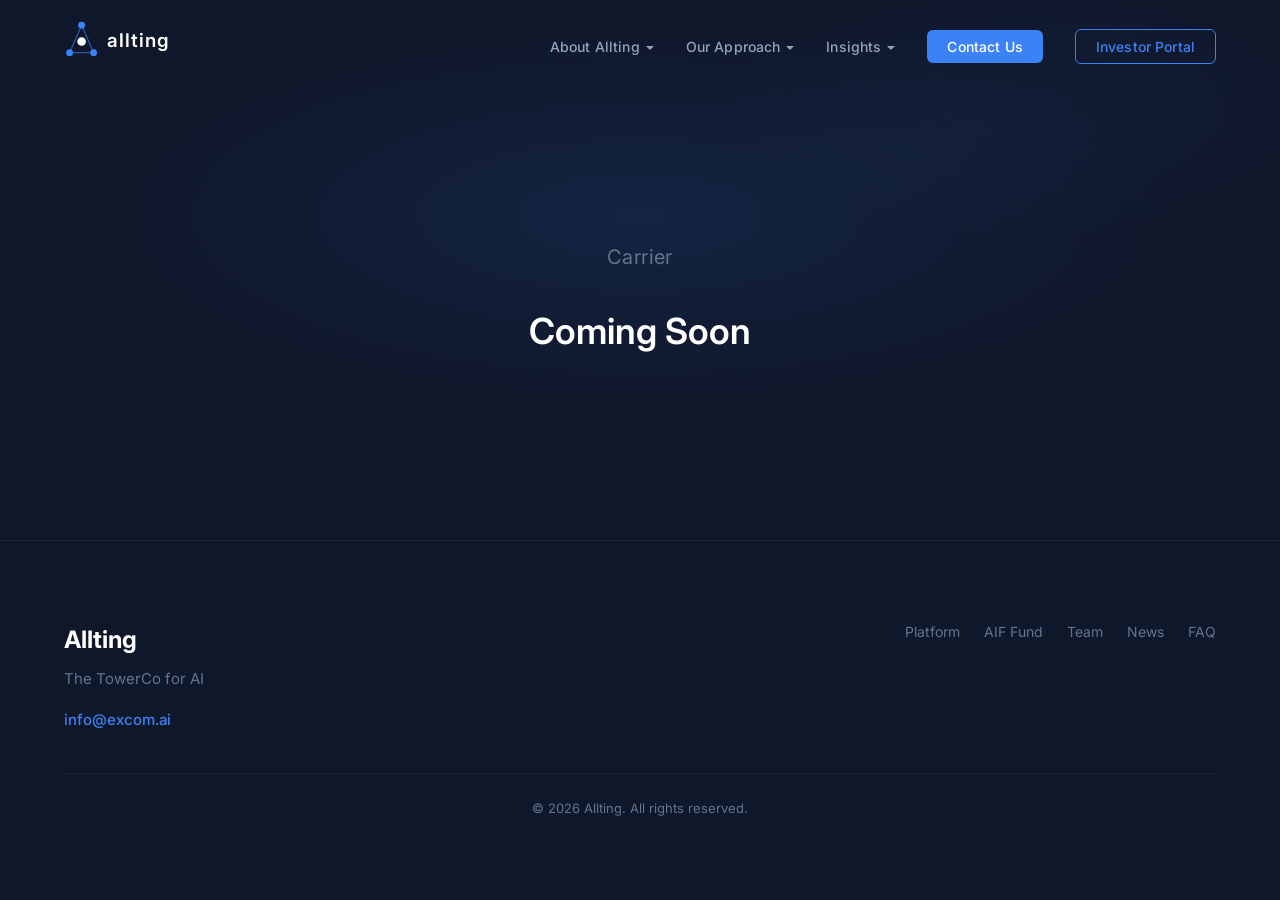
<file: carrier.html>
<!DOCTYPE html>
<html lang="en">
<head>
  <meta charset="UTF-8">
  <meta name="viewport" content="width=device-width, initial-scale=1.0">
  <title>Carrier — Allting</title>
  <meta name="description" content="Career opportunities at Allting, the shared infrastructure layer for AI.">
  <link rel="icon" type="image/svg+xml" href="favicon.svg">
  <link rel="icon" type="image/x-icon" href="favicon.ico" sizes="32x32">
  <link rel="apple-touch-icon" href="apple-touch-icon.png">
  <meta property="og:type" content="website">
  <meta property="og:url" content="https://allting.ai/carrier.html">
  <meta property="og:title" content="Carrier — Allting">
  <meta property="og:description" content="Career opportunities at Allting.">
  <meta property="og:image" content="https://allting.ai/og-image.png">
  <link rel="canonical" href="https://allting.ai/carrier.html">
  <meta name="theme-color" content="#0F172A">
  <link rel="preconnect" href="https://fonts.googleapis.com">
  <link rel="preconnect" href="https://fonts.gstatic.com" crossorigin>
  <link href="https://fonts.googleapis.com/css2?family=Inter:wght@300;400;500;600;700;800&display=swap" rel="stylesheet">
  <link rel="stylesheet" href="style.css">
</head>
<body>

  <!-- Navigation -->
  <nav class="nav" id="nav" role="navigation" aria-label="Main navigation">
    <div class="nav-inner">
      <a href="/" class="nav-logo" aria-label="Allting home">
        <svg xmlns="http://www.w3.org/2000/svg" viewBox="0 0 220 50" width="190" height="43" class="nav-logo-svg">
          <line x1="20" y1="6" x2="6" y2="38" stroke="#3B82F6" stroke-width="1.5" opacity="0.6"/>
          <line x1="20" y1="6" x2="34" y2="38" stroke="#3B82F6" stroke-width="1.5" opacity="0.6"/>
          <line x1="6" y1="38" x2="34" y2="38" stroke="#3B82F6" stroke-width="1.5" opacity="0.6"/>
          <circle cx="20" cy="6" r="4" fill="#3B82F6"/>
          <circle cx="6" cy="38" r="4" fill="#3B82F6"/>
          <circle cx="34" cy="38" r="4" fill="#3B82F6"/>
          <circle cx="20" cy="25" r="5" fill="#FFFFFF"/>
          <text x="50" y="31" font-family="Inter, Arial, Helvetica, sans-serif" font-size="22" font-weight="600" fill="#FFFFFF" letter-spacing="1">allting</text>
        </svg>
      </a>
      <button class="nav-toggle" id="navToggle" aria-label="Toggle menu">
        <span></span><span></span><span></span>
      </button>
      <ul class="nav-links" id="navLinks">
        <li class="nav-dropdown">
          <a href="#" class="nav-dropdown-trigger">About Allting</a>
          <ul class="nav-dropdown-menu">
            <li><a href="/">Platform</a></li>
            <li><a href="about.html#team">Team</a></li>
            <li><a href="faq.html">FAQ</a></li>
          </ul>
        </li>
        <li class="nav-dropdown">
          <a href="#" class="nav-dropdown-trigger">Our Approach</a>
          <ul class="nav-dropdown-menu">
            <li><a href="invest.html">AIF Fund</a></li>
            <li><a href="opportunities.html">Opportunities</a></li>
            <li><a href="democratisation.html">AI Democratisation</a></li>
          </ul>
        </li>
        <li class="nav-dropdown">
          <a href="#" class="nav-dropdown-trigger">Insights</a>
          <ul class="nav-dropdown-menu">
            <li><a href="news.html">News</a></li>
            <li><a href="carrier.html">Carrier</a></li>
            <li><a href="master-thesis.html">Master Thesis</a></li>
          </ul>
        </li>
        <li><a href="https://bookings.cloud.microsoft/book/AlltingTheSharedInfrastructureLayerforAI@excom.ai/?ismsaljsauthenabled=true" target="_blank" rel="noopener" class="nav-cta">Contact Us</a></li>
        <li><a href="invest.html#investor-contact" class="nav-cta nav-cta-accent">Investor Portal</a></li>
      </ul>
    </div>
  </nav>

  <!-- Hero -->
  <section class="hero hero-minimal" id="hero" role="banner" aria-label="Hero">
    <div class="hero-bg">
      <div class="hero-gradient"></div>
    </div>
    <div class="container">
      <div class="hero-content">
        <h1 class="hero-title fade-in">Carrier</h1>
        <p class="hero-subtitle fade-in">Coming Soon</p>
      </div>
    </div>
  </section>

  <!-- Footer -->
  <footer class="footer" id="contact" role="contentinfo" aria-label="Contact and footer">
    <div class="container">
      <div class="footer-content fade-in">
        <div class="footer-main">
          <span class="footer-logo">Allting</span>
          <p class="footer-tagline">The TowerCo for AI</p>
          <a href="mailto:info@excom.ai" class="footer-email">info@excom.ai</a>
        </div>
        <div class="footer-links">
          <a href="/">Platform</a>
          <a href="invest.html">AIF Fund</a>
          <a href="about.html#team">Team</a>
          <a href="news.html">News</a>
          <a href="faq.html">FAQ</a>
        </div>
      </div>
      <div class="footer-bottom">
        <p>&copy; 2026 Allting. All rights reserved.</p>
      </div>
    </div>
  </footer>

  <script src="main.js" defer></script>
</body>
</html>
</file>
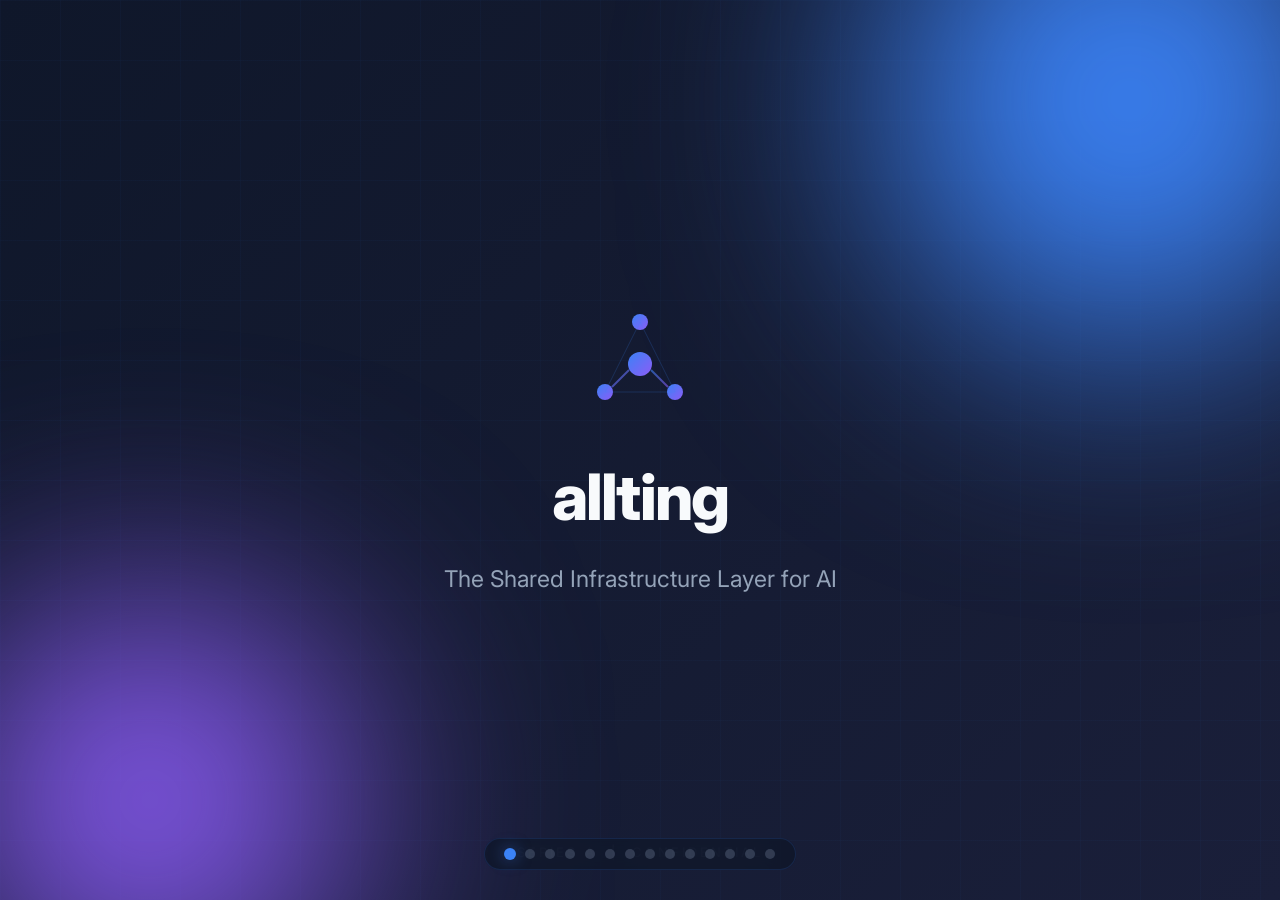
<file: deck.html>
<!DOCTYPE html>
<html lang="en">
<head>
<meta charset="UTF-8">
<meta name="viewport" content="width=device-width, initial-scale=1.0">
<title>Allting | Series A Pitch Deck</title>
<link rel="preconnect" href="https://fonts.googleapis.com">
<link rel="preconnect" href="https://fonts.gstatic.com" crossorigin>
<link href="https://fonts.googleapis.com/css2?family=Inter:wght@300;400;500;600;700;800;900&display=swap" rel="stylesheet">
<style>
*, *::before, *::after { margin: 0; padding: 0; box-sizing: border-box; }

:root {
  --bg: #0F172A;
  --bg-light: #1E293B;
  --bg-card: #1a2540;
  --accent: #3B82F6;
  --accent-light: #60A5FA;
  --accent-glow: rgba(59, 130, 246, 0.15);
  --text: #F8FAFC;
  --text-dim: #94A3B8;
  --text-muted: #64748B;
  --success: #22C55E;
  --danger: #EF4444;
  --gradient-1: linear-gradient(135deg, #3B82F6 0%, #8B5CF6 100%);
  --gradient-2: linear-gradient(135deg, #0F172A 0%, #1E293B 100%);
}

html { scroll-behavior: smooth; scroll-snap-type: x mandatory; overflow-y: hidden; overflow-x: auto; }

body {
  font-family: 'Inter', -apple-system, BlinkMacSystemFont, sans-serif;
  background: var(--bg);
  color: var(--text);
  display: flex;
  width: calc(100vw * 14);
  height: 100vh;
  overflow-y: hidden;
  -webkit-font-smoothing: antialiased;
  -moz-osx-font-smoothing: grayscale;
}

.slide {
  min-width: 100vw;
  width: 100vw;
  height: 100vh;
  scroll-snap-align: start;
  position: relative;
  display: flex;
  flex-direction: column;
  justify-content: center;
  align-items: center;
  padding: 60px 80px;
  overflow: hidden;
}

/* Grid background pattern */
.grid-bg {
  position: absolute;
  inset: 0;
  background-image:
    linear-gradient(rgba(59,130,246,0.03) 1px, transparent 1px),
    linear-gradient(90deg, rgba(59,130,246,0.03) 1px, transparent 1px);
  background-size: 60px 60px;
  pointer-events: none;
}

/* Gradient orb */
.orb {
  position: absolute;
  border-radius: 50%;
  filter: blur(120px);
  pointer-events: none;
  opacity: 0.4;
}
.orb-blue { background: var(--accent); }
.orb-purple { background: #8B5CF6; }

/* Slide number */
.slide-num {
  position: absolute;
  top: 40px;
  right: 60px;
  font-size: 14px;
  font-weight: 500;
  color: var(--text-muted);
  letter-spacing: 2px;
}

/* Typography */
h1 { font-size: clamp(36px, 5vw, 72px); font-weight: 800; line-height: 1.1; letter-spacing: -0.03em; }
h2 { font-size: clamp(28px, 3.5vw, 52px); font-weight: 700; line-height: 1.15; letter-spacing: -0.02em; }
h3 { font-size: clamp(20px, 2vw, 32px); font-weight: 600; line-height: 1.3; }
.subtitle { font-size: clamp(16px, 1.3vw, 22px); color: var(--text-dim); font-weight: 400; line-height: 1.6; max-width: 700px; }
.label { font-size: 13px; font-weight: 600; text-transform: uppercase; letter-spacing: 3px; color: var(--accent); }
.stat-huge { font-size: clamp(60px, 8vw, 120px); font-weight: 900; line-height: 1; letter-spacing: -0.04em; }
.stat-large { font-size: clamp(40px, 5vw, 80px); font-weight: 800; line-height: 1; letter-spacing: -0.03em; }
.stat-medium { font-size: clamp(28px, 3vw, 48px); font-weight: 700; line-height: 1.1; }
.source { font-size: 11px; color: var(--text-muted); margin-top: 8px; }

/* Stat card */
.stat-card {
  background: var(--bg-card);
  border: 1px solid rgba(59,130,246,0.12);
  border-radius: 16px;
  padding: 28px 32px;
  position: relative;
  overflow: hidden;
}
.stat-card::before {
  content: '';
  position: absolute;
  top: 0; left: 0; right: 0;
  height: 2px;
  background: var(--gradient-1);
}
.stat-card .value {
  font-size: clamp(32px, 4vw, 56px);
  font-weight: 800;
  background: var(--gradient-1);
  -webkit-background-clip: text;
  -webkit-text-fill-color: transparent;
  background-clip: text;
  line-height: 1.1;
}
.stat-card .desc {
  font-size: 14px;
  color: var(--text-dim);
  margin-top: 6px;
  line-height: 1.4;
}

/* Layouts */
.two-col { display: grid; grid-template-columns: 1fr 1fr; gap: 60px; width: 100%; max-width: 1200px; align-items: center; }
.three-col { display: grid; grid-template-columns: repeat(3, 1fr); gap: 32px; width: 100%; max-width: 1200px; }
.four-col { display: grid; grid-template-columns: repeat(4, 1fr); gap: 24px; width: 100%; max-width: 1200px; }
.content-box { width: 100%; max-width: 1200px; }

/* Checkmark / Cross */
.check { color: var(--accent); font-weight: 700; }
.cross { color: var(--text-muted); opacity: 0.4; }

/* Dots navigation */
#nav-dots {
  position: fixed;
  bottom: 30px;
  left: 50%;
  transform: translateX(-50%);
  display: flex;
  gap: 10px;
  z-index: 1000;
  background: rgba(15,23,42,0.8);
  backdrop-filter: blur(12px);
  padding: 10px 20px;
  border-radius: 30px;
  border: 1px solid rgba(59,130,246,0.15);
}
.dot {
  width: 10px; height: 10px;
  border-radius: 50%;
  background: var(--text-muted);
  cursor: pointer;
  transition: all 0.3s ease;
  opacity: 0.4;
}
.dot.active {
  background: var(--accent);
  opacity: 1;
  box-shadow: 0 0 12px rgba(59,130,246,0.5);
  transform: scale(1.2);
}

/* Animated gradient background for slide 1 */
@keyframes gradientMove {
  0% { background-position: 0% 50%; }
  50% { background-position: 100% 50%; }
  100% { background-position: 0% 50%; }
}
.animated-bg {
  position: absolute; inset: 0;
  background: linear-gradient(135deg, #0F172A 0%, #1a1f3a 25%, #0F172A 50%, #162040 75%, #0F172A 100%);
  background-size: 400% 400%;
  animation: gradientMove 15s ease infinite;
}

/* Icon containers */
.icon-box {
  width: 56px; height: 56px;
  border-radius: 14px;
  background: var(--accent-glow);
  display: flex; align-items: center; justify-content: center;
  flex-shrink: 0;
}
.icon-box svg { width: 28px; height: 28px; stroke: var(--accent); fill: none; stroke-width: 2; stroke-linecap: round; stroke-linejoin: round; }

/* Flow diagram bars */
.flow-bar {
  padding: 20px 32px;
  border-radius: 12px;
  display: flex; align-items: center; justify-content: space-between;
  font-weight: 600;
  font-size: 16px;
  position: relative;
}

/* Flywheel */
.flywheel { position: relative; width: 320px; height: 320px; }

/* Team avatar */
.avatar {
  width: 80px; height: 80px;
  border-radius: 50%;
  background: var(--gradient-1);
  display: flex; align-items: center; justify-content: center;
  font-size: 24px; font-weight: 700;
  margin-bottom: 16px;
  flex-shrink: 0;
}

/* Team card styles */
.team-card {
  background: var(--bg-card);
  border: 1px solid rgba(59,130,246,0.25);
  border-radius: 20px;
  padding: 40px 28px 32px;
  text-align: center;
  position: relative;
  overflow: hidden;
  box-shadow: 0 4px 24px rgba(59,130,246,0.08), 0 0 0 1px rgba(59,130,246,0.05);
}
.team-card::before {
  content: '';
  position: absolute;
  inset: -1px;
  border-radius: 20px;
  padding: 1px;
  background: linear-gradient(135deg, rgba(59,130,246,0.3) 0%, rgba(139,92,246,0.15) 50%, rgba(59,130,246,0.3) 100%);
  -webkit-mask: linear-gradient(#fff 0 0) content-box, linear-gradient(#fff 0 0);
  -webkit-mask-composite: xor;
  mask-composite: exclude;
  pointer-events: none;
}
.team-photo-wrap {
  position: relative;
  display: inline-block;
  margin-bottom: 20px;
}
.team-photo {
  width: 96px;
  height: 96px;
  border-radius: 50%;
  background: #1E293B;
  display: flex;
  align-items: center;
  justify-content: center;
  font-size: 28px;
  font-weight: 700;
  color: #F8FAFC;
  border: 3px solid rgba(59,130,246,0.4);
  box-shadow: 0 0 20px rgba(59,130,246,0.15);
}
.linkedin-badge {
  position: absolute;
  bottom: 2px;
  right: 2px;
  width: 28px;
  height: 28px;
  border-radius: 6px;
  background: #0A66C2;
  display: flex;
  align-items: center;
  justify-content: center;
  border: 2px solid var(--bg-card);
  font-size: 14px;
  font-weight: 800;
  color: #fff;
  line-height: 1;
}

/* Pie / donut visuals use inline SVG */

/* Print styles */
@media print {
  html { scroll-snap-type: none; overflow: visible; }
  body { display: block; width: auto; }
  .slide {
    min-width: auto; width: 100%;
    height: auto; min-height: 100vh;
    page-break-after: always;
    page-break-inside: avoid;
  }
  #nav-dots { display: none; }
  @page { size: landscape; margin: 0; }
}

/* Responsive */
@media (max-width: 1024px) {
  .slide { padding: 40px; }
  .two-col { grid-template-columns: 1fr; gap: 32px; }
  .three-col { grid-template-columns: 1fr; gap: 20px; }
  .four-col { grid-template-columns: repeat(2, 1fr); gap: 16px; }
}

/* Smooth fade transition */
.slide > * {
  opacity: 0;
  transform: translateY(20px);
  transition: opacity 0.6s ease, transform 0.6s ease;
}
.slide.visible > * {
  opacity: 1;
  transform: translateY(0);
}
.slide.visible > *:nth-child(2) { transition-delay: 0.1s; }
.slide.visible > *:nth-child(3) { transition-delay: 0.2s; }
.slide.visible > *:nth-child(4) { transition-delay: 0.3s; }
.slide.visible > *:nth-child(5) { transition-delay: 0.4s; }
.slide.visible > *:nth-child(6) { transition-delay: 0.5s; }
.slide.visible > *:nth-child(7) { transition-delay: 0.6s; }

/* Sparkline */
.sparkline { stroke: var(--accent); fill: none; stroke-width: 2.5; stroke-linecap: round; }
</style>
</head>
<body>

<!-- ========== SLIDE 1: TITLE ========== -->
<section class="slide" id="slide-1">
  <div class="animated-bg"></div>
  <div class="grid-bg"></div>
  <div class="orb orb-blue" style="width:500px;height:500px;top:-150px;right:-100px;"></div>
  <div class="orb orb-purple" style="width:400px;height:400px;bottom:-100px;left:-50px;"></div>

  <!-- Logo -->
  <svg width="120" height="120" viewBox="0 0 120 120" style="margin-bottom:40px;position:relative;">
    <defs>
      <linearGradient id="logoGrad" x1="0%" y1="0%" x2="100%" y2="100%">
        <stop offset="0%" stop-color="#3B82F6"/>
        <stop offset="100%" stop-color="#8B5CF6"/>
      </linearGradient>
    </defs>
    <!-- Triangle nodes -->
    <circle cx="60" cy="20" r="8" fill="url(#logoGrad)"/>
    <circle cx="25" cy="90" r="8" fill="url(#logoGrad)"/>
    <circle cx="95" cy="90" r="8" fill="url(#logoGrad)"/>
    <!-- Center hub -->
    <circle cx="60" cy="62" r="12" fill="url(#logoGrad)"/>
    <!-- Connecting lines -->
    <line x1="60" y1="28" x2="60" y2="50" stroke="url(#logoGrad)" stroke-width="2" opacity="0.6"/>
    <line x1="32" y1="85" x2="49" y2="68" stroke="url(#logoGrad)" stroke-width="2" opacity="0.6"/>
    <line x1="88" y1="85" x2="71" y2="68" stroke="url(#logoGrad)" stroke-width="2" opacity="0.6"/>
    <!-- Outer triangle -->
    <line x1="60" y1="20" x2="25" y2="90" stroke="rgba(59,130,246,0.2)" stroke-width="1"/>
    <line x1="25" y1="90" x2="95" y2="90" stroke="rgba(59,130,246,0.2)" stroke-width="1"/>
    <line x1="95" y1="90" x2="60" y2="20" stroke="rgba(59,130,246,0.2)" stroke-width="1"/>
  </svg>

  <h1 style="text-align:center;position:relative;margin-bottom:20px;">
    <span style="display:block;font-size:clamp(42px,5vw,80px);margin-bottom:8px;">allting</span>
  </h1>
  <p class="subtitle" style="text-align:center;position:relative;font-size:clamp(18px,1.8vw,28px);max-width:800px;">
    The Shared Infrastructure Layer for AI
  </p>
  <p style="position:absolute;bottom:40px;font-size:13px;color:var(--text-muted);letter-spacing:3px;text-transform:uppercase;">
    Series A &nbsp;|&nbsp; Confidential
  </p>
</section>

<!-- ========== SLIDE 2: TEAM (NEW DESIGN) ========== -->
<section class="slide" id="slide-2">
  <div class="grid-bg"></div>
  <div class="orb orb-purple" style="width:350px;height:350px;top:-80px;right:10%;"></div>
  <div class="orb orb-blue" style="width:300px;height:300px;bottom:-60px;left:5%;"></div>
  <span class="slide-num">02 / 14</span>
  <p class="label" style="margin-bottom:12px;">Leadership</p>
  <h2 style="text-align:center;margin-bottom:48px;">The Team</h2>

  <div class="three-col" style="max-width:1080px;margin-bottom:36px;">
    <!-- Peter Larnholt -->
    <div class="team-card">
      <div class="team-photo-wrap">
        <div class="team-photo">PL</div>
        <div class="linkedin-badge">in</div>
      </div>
      <h3 style="font-size:18px;margin-bottom:4px;color:var(--text);">Peter Larnholt</h3>
      <p style="font-size:14px;color:var(--accent);font-weight:600;margin-bottom:14px;">CEO</p>
      <p style="font-size:13px;color:var(--text-dim);line-height:1.6;">30+ years in telecom infrastructure. Former leadership roles at Ericsson, TeliaSonera, Millicom, and du/EITC. Deep expertise scaling shared infrastructure across emerging markets.</p>
    </div>
    <!-- Mohamad Alubeid -->
    <div class="team-card">
      <div class="team-photo-wrap">
        <div class="team-photo">MA</div>
        <div class="linkedin-badge">in</div>
      </div>
      <h3 style="font-size:18px;margin-bottom:4px;color:var(--text);">Mohamad Alubeid</h3>
      <p style="font-size:14px;color:var(--accent);font-weight:600;margin-bottom:14px;">Commercial</p>
      <p style="font-size:13px;color:var(--text-dim);line-height:1.6;">Serial entrepreneur and fund manager with extensive EMEA experience. Drives commercial strategy, partnerships, and go-to-market across the portfolio.</p>
    </div>
    <!-- Nelson Bolanos -->
    <div class="team-card">
      <div class="team-photo-wrap">
        <div class="team-photo">NB</div>
        <div class="linkedin-badge">in</div>
      </div>
      <h3 style="font-size:18px;margin-bottom:4px;color:var(--text);">Nelson Bolanos</h3>
      <p style="font-size:14px;color:var(--accent);font-weight:600;margin-bottom:14px;">CTO</p>
      <p style="font-size:13px;color:var(--text-dim);line-height:1.6;">$8M exit. 4 years architecting and building the Allting platform. Leads all technical development, platform engineering, and infrastructure decisions.</p>
    </div>
  </div>

  <p style="font-size:14px;color:var(--text-muted);text-align:center;letter-spacing:1px;">
    Partners: CQT Invest &nbsp;|&nbsp; Waystone &nbsp;|&nbsp; Microsoft Partner
  </p>
</section>

<!-- ========== SLIDE 3: WHY US (was Why Now) ========== -->
<section class="slide" id="slide-3">
  <div class="grid-bg"></div>
  <div class="orb orb-blue" style="width:350px;height:350px;bottom:-80px;left:10%;"></div>
  <span class="slide-num">03 / 14</span>
  <p class="label" style="margin-bottom:12px;">Timing</p>
  <h2 style="text-align:center;margin-bottom:48px;">Why Now</h2>

  <div class="three-col" style="max-width:1000px;">
    <div class="stat-card" style="text-align:center;padding:40px 28px;">
      <div class="value" style="font-size:clamp(48px,5vw,72px);">300x</div>
      <h3 style="font-size:16px;margin-top:16px;margin-bottom:6px;">API Cost Reduction</h3>
      <p style="font-size:14px;color:var(--text-dim);line-height:1.4;">GPT-4 launch to today</p>
      <p class="source">Source: TokenCost</p>
    </div>
    <div class="stat-card" style="text-align:center;padding:40px 28px;">
      <div class="value" style="font-size:clamp(48px,5vw,72px);">1.2B+</div>
      <h3 style="font-size:16px;margin-top:16px;margin-bottom:6px;">Open-Source Downloads</h3>
      <p style="font-size:14px;color:var(--text-dim);line-height:1.4;">Llama ecosystem</p>
      <p class="source">Source: Meta</p>
    </div>
    <div class="stat-card" style="text-align:center;padding:40px 28px;">
      <div class="value" style="font-size:clamp(48px,5vw,72px);">4x</div>
      <h3 style="font-size:16px;margin-top:16px;margin-bottom:6px;">Faster Adoption Growth</h3>
      <p style="font-size:14px;color:var(--text-dim);line-height:1.4;">In emerging markets</p>
      <p class="source">Source: Microsoft</p>
    </div>
  </div>

  <p style="margin-top:48px;text-align:center;font-size:clamp(16px,1.5vw,22px);color:var(--text-dim);max-width:800px;font-style:italic;">
    "The window is open. AI costs crossed the emerging market viability threshold."
  </p>
</section>

<!-- ========== SLIDE 4: TRACTION ========== -->
<section class="slide" id="slide-4">
  <div class="grid-bg"></div>
  <div class="orb orb-blue" style="width:400px;height:400px;bottom:-100px;right:-50px;"></div>
  <span class="slide-num">04 / 14</span>
  <p class="label" style="margin-bottom:12px;">Traction</p>
  <h2 style="text-align:center;margin-bottom:48px;">Platform Validated</h2>

  <div class="four-col" style="max-width:1100px;margin-bottom:40px;">
    <div class="stat-card" style="text-align:center;">
      <div class="value">40,000+</div>
      <div class="desc">Users on platform</div>
    </div>
    <div class="stat-card" style="text-align:center;">
      <div class="value">Multiple</div>
      <div class="desc">OpCos live (B2C + B2B)</div>
    </div>
    <div class="stat-card" style="text-align:center;">
      <div class="value">~$1M</div>
      <div class="desc">ARR</div>
    </div>
    <div class="stat-card" style="text-align:center;">
      <div class="value">~$0</div>
      <div class="desc">Marginal cost confirmed</div>
    </div>
  </div>

  <!-- Bar chart -->
  <div class="content-box" style="max-width:700px;">
    <p style="font-size:13px;color:var(--text-muted);margin-bottom:16px;text-transform:uppercase;letter-spacing:2px;font-weight:600;">OpCo Breakdown</p>
    <div style="display:flex;flex-direction:column;gap:14px;">
      <div>
        <div style="display:flex;justify-content:space-between;margin-bottom:6px;">
          <span style="font-size:14px;font-weight:500;">B2C Consumer</span>
        </div>
        <div style="height:28px;background:rgba(59,130,246,0.1);border-radius:6px;overflow:hidden;">
          <div style="height:100%;width:75%;background:var(--gradient-1);border-radius:6px;"></div>
        </div>
      </div>
      <div>
        <div style="display:flex;justify-content:space-between;margin-bottom:6px;">
          <span style="font-size:14px;font-weight:500;">B2B Enterprise</span>
        </div>
        <div style="height:28px;background:rgba(59,130,246,0.1);border-radius:6px;overflow:hidden;">
          <div style="height:100%;width:35%;background:var(--accent);border-radius:6px;"></div>
        </div>
      </div>
      <div>
        <div style="display:flex;justify-content:space-between;margin-bottom:6px;">
          <span style="font-size:14px;font-weight:500;color:var(--text-dim);">Pipeline</span>
        </div>
        <div style="height:28px;background:rgba(59,130,246,0.1);border-radius:6px;overflow:hidden;">
          <div style="height:100%;width:55%;border:2px dashed var(--accent);border-radius:6px;opacity:0.4;"></div>
        </div>
      </div>
    </div>
  </div>

  <p style="margin-top:28px;font-size:16px;color:var(--accent);font-weight:600;text-align:center;">
    Platform validated. Now opening to third-party operators.
  </p>
</section>

<!-- ========== SLIDE 5: PROBLEM ========== -->
<section class="slide" id="slide-5">
  <div class="grid-bg"></div>
  <div class="orb orb-blue" style="width:400px;height:400px;top:10%;left:-100px;"></div>
  <span class="slide-num">05 / 14</span>
  <p class="label" style="margin-bottom:12px;">The Problem</p>
  <h2 style="text-align:center;margin-bottom:48px;">The AI Access Gap</h2>

  <div class="two-col" style="position:relative;">
    <div style="text-align:center;">
      <!-- World map simple SVG outline -->
      <svg viewBox="0 0 400 200" style="width:100%;max-width:380px;margin-bottom:24px;opacity:0.15;">
        <ellipse cx="200" cy="100" rx="190" ry="90" fill="none" stroke="var(--accent)" stroke-width="0.8"/>
        <ellipse cx="200" cy="100" rx="130" ry="90" fill="none" stroke="var(--accent)" stroke-width="0.5"/>
        <ellipse cx="200" cy="100" rx="60" ry="90" fill="none" stroke="var(--accent)" stroke-width="0.5"/>
        <line x1="10" y1="100" x2="390" y2="100" stroke="var(--accent)" stroke-width="0.5"/>
        <line x1="10" y1="60" x2="390" y2="60" stroke="var(--accent)" stroke-width="0.3"/>
        <line x1="10" y1="140" x2="390" y2="140" stroke="var(--accent)" stroke-width="0.3"/>
      </svg>
      <div class="stat-huge" style="background:var(--gradient-1);-webkit-background-clip:text;-webkit-text-fill-color:transparent;background-clip:text;">4x</div>
      <p style="font-size:18px;color:var(--text-dim);margin-top:12px;max-width:340px;margin-left:auto;margin-right:auto;line-height:1.5;">
        ChatGPT adoption growth in low-income countries vs wealthy nations
      </p>
      <p class="source">Source: Microsoft AI Diffusion Report, 2025</p>
    </div>

    <div style="display:flex;flex-direction:column;gap:20px;">
      <div class="stat-card">
        <div class="value">10.6pp</div>
        <div class="desc">Adoption gap between North and South &mdash; and widening</div>
      </div>
      <div class="stat-card">
        <div class="value">65%</div>
        <div class="desc">Of least developed country population disconnected from AI</div>
      </div>
      <div class="stat-card">
        <div class="value">~$4.50</div>
        <div class="desc">Cheapest AI subscription &mdash; still beyond reach for most</div>
      </div>
    </div>
  </div>

  <p class="source" style="margin-top:32px;">Sources: Microsoft AI Diffusion Report 2025, ITU Data</p>
</section>

<!-- ========== SLIDE 6: SOLUTION ========== -->
<section class="slide" id="slide-6">
  <div class="grid-bg"></div>
  <div class="orb orb-purple" style="width:350px;height:350px;bottom:-50px;right:-50px;"></div>
  <span class="slide-num">06 / 14</span>
  <p class="label" style="margin-bottom:12px;">The Solution</p>

  <!-- Platform layers SVG -->
  <svg viewBox="0 0 400 200" style="width:320px;margin-bottom:32px;">
    <defs>
      <linearGradient id="layerGrad" x1="0%" y1="0%" x2="100%" y2="100%">
        <stop offset="0%" stop-color="#3B82F6" stop-opacity="0.8"/>
        <stop offset="100%" stop-color="#8B5CF6" stop-opacity="0.8"/>
      </linearGradient>
    </defs>
    <rect x="40" y="10" width="320" height="45" rx="8" fill="rgba(59,130,246,0.1)" stroke="rgba(59,130,246,0.3)" stroke-width="1"/>
    <text x="200" y="38" text-anchor="middle" fill="var(--text-dim)" font-size="13" font-family="Inter">AI Models</text>
    <rect x="20" y="75" width="360" height="50" rx="10" fill="url(#layerGrad)"/>
    <text x="200" y="105" text-anchor="middle" fill="white" font-size="15" font-weight="700" font-family="Inter">ALLTING PLATFORM</text>
    <rect x="60" y="145" width="120" height="40" rx="6" fill="rgba(59,130,246,0.1)" stroke="rgba(59,130,246,0.3)" stroke-width="1"/>
    <text x="120" y="170" text-anchor="middle" fill="var(--text-dim)" font-size="12" font-family="Inter">OpCo A</text>
    <rect x="200" y="145" width="120" height="40" rx="6" fill="rgba(59,130,246,0.1)" stroke="rgba(59,130,246,0.3)" stroke-width="1"/>
    <text x="260" y="170" text-anchor="middle" fill="var(--text-dim)" font-size="12" font-family="Inter">OpCo B</text>
    <!-- Arrows -->
    <line x1="200" y1="55" x2="200" y2="75" stroke="var(--accent)" stroke-width="1.5" opacity="0.5"/>
    <line x1="120" y1="125" x2="120" y2="145" stroke="var(--accent)" stroke-width="1.5" opacity="0.5"/>
    <line x1="260" y1="125" x2="260" y2="145" stroke="var(--accent)" stroke-width="1.5" opacity="0.5"/>
  </svg>

  <h2 style="text-align:center;margin-bottom:12px;">Everything an AI company needs.<br>In hours, not months.</h2>
  <p class="subtitle" style="text-align:center;margin-bottom:48px;">We handle infrastructure. They handle customers.</p>

  <div class="three-col" style="max-width:900px;">
    <div style="text-align:center;">
      <div class="icon-box" style="margin:0 auto 16px;">
        <svg viewBox="0 0 24 24"><path d="M12 2L2 7l10 5 10-5-10-5zM2 17l10 5 10-5M2 12l10 5 10-5"/></svg>
      </div>
      <h3 style="font-size:16px;margin-bottom:6px;">All Major AI Models</h3>
      <p style="font-size:14px;color:var(--text-dim);">OpenAI, Anthropic, Google, Meta &mdash; one integration</p>
    </div>
    <div style="text-align:center;">
      <div class="icon-box" style="margin:0 auto 16px;">
        <svg viewBox="0 0 24 24"><rect x="2" y="3" width="20" height="14" rx="2"/><line x1="8" y1="21" x2="16" y2="21"/><line x1="12" y1="17" x2="12" y2="21"/></svg>
      </div>
      <h3 style="font-size:16px;margin-bottom:6px;">Billing, Compliance, Analytics</h3>
      <p style="font-size:14px;color:var(--text-dim);">Payments, usage tracking, dashboards &mdash; built in</p>
    </div>
    <div style="text-align:center;">
      <div class="icon-box" style="margin:0 auto 16px;">
        <svg viewBox="0 0 24 24"><rect x="3" y="11" width="18" height="11" rx="2"/><path d="M7 11V7a5 5 0 0 1 10 0v4"/></svg>
      </div>
      <h3 style="font-size:16px;margin-bottom:6px;">Security & Data Isolation</h3>
      <p style="font-size:14px;color:var(--text-dim);">Enterprise-grade, per-tenant isolation</p>
    </div>
  </div>
</section>

<!-- ========== SLIDE 7: HOW IT WORKS ========== -->
<section class="slide" id="slide-7">
  <div class="grid-bg"></div>
  <div class="orb orb-blue" style="width:300px;height:300px;top:20%;right:-80px;"></div>
  <span class="slide-num">07 / 14</span>
  <p class="label" style="margin-bottom:12px;">How It Works</p>
  <h2 style="text-align:center;margin-bottom:48px;">The Value Chain</h2>

  <div class="content-box" style="display:flex;flex-direction:column;gap:16px;max-width:900px;">
    <!-- End Users -->
    <div class="flow-bar" style="background:rgba(100,116,139,0.15);border:1px solid rgba(100,116,139,0.2);">
      <div style="display:flex;align-items:center;gap:16px;">
        <svg width="24" height="24" viewBox="0 0 24 24" fill="none" stroke="#94A3B8" stroke-width="2" stroke-linecap="round"><path d="M17 21v-2a4 4 0 0 0-4-4H5a4 4 0 0 0-4 4v2"/><circle cx="9" cy="7" r="4"/><path d="M23 21v-2a4 4 0 0 0-3-3.87"/><path d="M16 3.13a4 4 0 0 1 0 7.75"/></svg>
        <span>END USERS</span>
      </div>
      <span style="color:var(--text-dim);font-size:14px;">Next billion AI users</span>
    </div>
    <!-- Arrow -->
    <div style="text-align:center;">
      <svg width="24" height="32" viewBox="0 0 24 32"><path d="M12 0 L12 24 M6 18 L12 24 L18 18" stroke="var(--accent)" stroke-width="2" fill="none" opacity="0.5"/></svg>
    </div>
    <!-- OpCos -->
    <div class="flow-bar" style="background:rgba(59,130,246,0.12);border:1px solid rgba(59,130,246,0.25);">
      <div style="display:flex;align-items:center;gap:16px;">
        <svg width="24" height="24" viewBox="0 0 24 24" fill="none" stroke="var(--accent)" stroke-width="2" stroke-linecap="round"><rect x="2" y="7" width="20" height="14" rx="2"/><path d="M16 21V5a2 2 0 0 0-2-2h-4a2 2 0 0 0-2 2v16"/></svg>
        <span style="color:var(--accent);">OPCOS <span style="font-size:13px;color:var(--text-dim);font-weight:400;">(local operators)</span></span>
      </div>
      <span style="color:var(--accent);font-weight:700;font-size:18px;">Keep ~85%</span>
    </div>
    <!-- Arrow -->
    <div style="text-align:center;">
      <svg width="24" height="32" viewBox="0 0 24 32"><path d="M12 0 L12 24 M6 18 L12 24 L18 18" stroke="var(--accent)" stroke-width="2" fill="none" opacity="0.5"/></svg>
    </div>
    <!-- Allting -->
    <div class="flow-bar" style="background:var(--gradient-1);border:none;box-shadow:0 8px 32px rgba(59,130,246,0.25);">
      <div style="display:flex;align-items:center;gap:16px;">
        <svg width="24" height="24" viewBox="0 0 24 24" fill="none" stroke="white" stroke-width="2" stroke-linecap="round"><polygon points="12 2 22 8.5 22 15.5 12 22 2 15.5 2 8.5 12 2"/><line x1="12" y1="22" x2="12" y2="15.5"/><polyline points="22 8.5 12 15.5 2 8.5"/></svg>
        <span style="font-size:18px;">ALLTING PLATFORM</span>
      </div>
      <span style="font-weight:700;font-size:18px;">Takes ~12-15%</span>
    </div>
    <!-- Arrow -->
    <div style="text-align:center;">
      <svg width="24" height="32" viewBox="0 0 24 32"><path d="M12 0 L12 24 M6 18 L12 24 L18 18" stroke="var(--accent)" stroke-width="2" fill="none" opacity="0.5"/></svg>
    </div>
    <!-- AI Providers -->
    <div class="flow-bar" style="background:rgba(100,116,139,0.15);border:1px solid rgba(100,116,139,0.2);">
      <div style="display:flex;align-items:center;gap:16px;">
        <svg width="24" height="24" viewBox="0 0 24 24" fill="none" stroke="#94A3B8" stroke-width="2" stroke-linecap="round"><circle cx="12" cy="12" r="3"/><path d="M12 1v4M12 19v4M4.22 4.22l2.83 2.83M16.95 16.95l2.83 2.83M1 12h4M19 12h4M4.22 19.78l2.83-2.83M16.95 7.05l2.83-2.83"/></svg>
        <span>AI PROVIDERS</span>
      </div>
      <span style="color:var(--text-dim);font-size:14px;">OpenAI, Anthropic, Google, Meta...</span>
    </div>
  </div>

  <p style="margin-top:32px;font-size:16px;color:var(--accent);font-weight:600;text-align:center;">
    Near-zero marginal infrastructure cost per new OpCo
  </p>
</section>

<!-- ========== SLIDE 8: BUSINESS MODEL ========== -->
<section class="slide" id="slide-8">
  <div class="grid-bg"></div>
  <div class="orb orb-purple" style="width:300px;height:300px;top:10%;right:5%;"></div>
  <span class="slide-num">08 / 14</span>
  <p class="label" style="margin-bottom:12px;">Business Model</p>
  <h2 style="text-align:center;margin-bottom:48px;">Platform Economics</h2>

  <div class="two-col" style="max-width:1100px;">
    <div style="display:flex;flex-direction:column;gap:20px;">
      <div class="stat-card">
        <div class="value">~12-15%</div>
        <div class="desc">Revenue share per OpCo</div>
      </div>
      <div class="stat-card">
        <div class="value">~$0</div>
        <div class="desc">Marginal infra cost per new OpCo</div>
      </div>
      <div class="stat-card">
        <div class="value">40-50%+</div>
        <div class="desc">EBITDA margin target at scale</div>
      </div>
    </div>

    <!-- Flywheel SVG -->
    <div style="display:flex;justify-content:center;align-items:center;">
      <svg viewBox="0 0 320 320" width="300" height="300">
        <!-- Circle path -->
        <circle cx="160" cy="160" r="110" fill="none" stroke="rgba(59,130,246,0.15)" stroke-width="3"/>
        <!-- Animated arrow circle -->
        <circle cx="160" cy="160" r="110" fill="none" stroke="var(--accent)" stroke-width="3"
          stroke-dasharray="20 25" stroke-linecap="round" transform="rotate(-90 160 160)">
          <animateTransform attributeName="transform" type="rotate" from="0 160 160" to="360 160 160" dur="20s" repeatCount="indefinite"/>
        </circle>
        <!-- Nodes -->
        <g transform="translate(160,50)">
          <circle r="32" fill="var(--bg-card)" stroke="var(--accent)" stroke-width="2"/>
          <text text-anchor="middle" y="-4" fill="var(--accent)" font-size="10" font-weight="700" font-family="Inter">More</text>
          <text text-anchor="middle" y="10" fill="var(--accent)" font-size="10" font-weight="700" font-family="Inter">OpCos</text>
        </g>
        <g transform="translate(270,160)">
          <circle r="32" fill="var(--bg-card)" stroke="var(--accent)" stroke-width="2"/>
          <text text-anchor="middle" y="-4" fill="var(--accent)" font-size="10" font-weight="700" font-family="Inter">More</text>
          <text text-anchor="middle" y="10" fill="var(--accent)" font-size="10" font-weight="700" font-family="Inter">Volume</text>
        </g>
        <g transform="translate(160,270)">
          <circle r="32" fill="var(--bg-card)" stroke="var(--accent)" stroke-width="2"/>
          <text text-anchor="middle" y="-4" fill="var(--accent)" font-size="10" font-weight="700" font-family="Inter">Lower</text>
          <text text-anchor="middle" y="10" fill="var(--accent)" font-size="10" font-weight="700" font-family="Inter">Costs</text>
        </g>
        <g transform="translate(50,160)">
          <circle r="32" fill="var(--bg-card)" stroke="var(--accent)" stroke-width="2"/>
          <text text-anchor="middle" y="-4" fill="var(--accent)" font-size="10" font-weight="700" font-family="Inter">Better</text>
          <text text-anchor="middle" y="10" fill="var(--accent)" font-size="10" font-weight="700" font-family="Inter">Margins</text>
        </g>
      </svg>
    </div>
  </div>

  <p style="margin-top:32px;font-size:14px;color:var(--text-dim);text-align:center;">
    Comparable: <span style="color:var(--text);font-weight:600;">American Tower</span> &mdash; $11B revenue, 63% EBITDA margin on similar economics
  </p>
</section>

<!-- ========== SLIDE 9: GO-TO-MARKET ========== -->
<section class="slide" id="slide-9">
  <div class="grid-bg"></div>
  <div class="orb orb-purple" style="width:350px;height:350px;top:-80px;left:-50px;"></div>
  <span class="slide-num">09 / 14</span>
  <p class="label" style="margin-bottom:12px;">Go-to-Market</p>
  <h2 style="text-align:center;margin-bottom:48px;">Dual Growth Strategy</h2>

  <div class="two-col" style="max-width:900px;margin-bottom:48px;">
    <div class="stat-card" style="text-align:center;padding:40px 32px;">
      <div class="icon-box" style="margin:0 auto 20px;">
        <svg viewBox="0 0 24 24"><path d="M12 2L2 7l10 5 10-5-10-5zM2 17l10 5 10-5M2 12l10 5 10-5"/></svg>
      </div>
      <h3 style="margin-bottom:8px;">Own OpCos</h3>
      <p style="font-size:15px;color:var(--text-dim);line-height:1.5;">Scale existing products, prove the model</p>
    </div>
    <div class="stat-card" style="text-align:center;padding:40px 32px;">
      <div class="icon-box" style="margin:0 auto 20px;">
        <svg viewBox="0 0 24 24"><path d="M17 21v-2a4 4 0 0 0-4-4H5a4 4 0 0 0-4 4v2"/><circle cx="9" cy="7" r="4"/><path d="M23 21v-2a4 4 0 0 0-3-3.87"/><path d="M16 3.13a4 4 0 0 1 0 7.75"/></svg>
      </div>
      <h3 style="margin-bottom:8px;">Third-Party OpCos</h3>
      <p style="font-size:15px;color:var(--text-dim);line-height:1.5;">Onboard external companies, hours not months</p>
    </div>
  </div>

  <!-- Timeline -->
  <div class="content-box" style="max-width:700px;">
    <p style="font-size:13px;color:var(--text-muted);margin-bottom:20px;text-transform:uppercase;letter-spacing:2px;font-weight:600;">Geographic Expansion</p>
    <div style="display:flex;align-items:center;justify-content:space-between;position:relative;">
      <!-- Line -->
      <div style="position:absolute;top:50%;left:40px;right:40px;height:2px;background:rgba(59,130,246,0.2);"></div>
      <!-- Now -->
      <div style="text-align:center;position:relative;z-index:1;">
        <div style="width:48px;height:48px;border-radius:50%;background:var(--accent);display:flex;align-items:center;justify-content:center;margin:0 auto 10px;box-shadow:0 0 20px rgba(59,130,246,0.4);">
          <svg width="20" height="20" viewBox="0 0 24 24" fill="none" stroke="white" stroke-width="2.5"><polyline points="20 6 9 17 4 12"/></svg>
        </div>
        <span style="font-weight:700;font-size:13px;color:var(--accent);">NOW</span>
        <p style="font-size:14px;color:var(--text-dim);margin-top:4px;">LatAm</p>
      </div>
      <!-- Next -->
      <div style="text-align:center;position:relative;z-index:1;">
        <div style="width:48px;height:48px;border-radius:50%;background:transparent;border:3px solid var(--accent);display:flex;align-items:center;justify-content:center;margin:0 auto 10px;">
          <div style="width:20px;height:20px;border-radius:50%;background:var(--accent);opacity:0.5;"></div>
        </div>
        <span style="font-weight:700;font-size:13px;color:var(--text-dim);">NEXT</span>
        <p style="font-size:14px;color:var(--text-dim);margin-top:4px;">MENA</p>
      </div>
      <!-- Then -->
      <div style="text-align:center;position:relative;z-index:1;">
        <div style="width:48px;height:48px;border-radius:50%;background:transparent;border:2px dashed rgba(59,130,246,0.3);display:flex;align-items:center;justify-content:center;margin:0 auto 10px;"></div>
        <span style="font-weight:700;font-size:13px;color:var(--text-muted);">THEN</span>
        <p style="font-size:14px;color:var(--text-muted);margin-top:4px;">SEA, SSA</p>
      </div>
    </div>
  </div>

  <p style="margin-top:32px;font-size:15px;color:var(--text-dim);text-align:center;">
    Not only launching our own &mdash; connecting and integrating third parties.
  </p>
</section>

<!-- ========== SLIDE 10: MARKET SIZE ========== -->
<section class="slide" id="slide-10">
  <div class="grid-bg"></div>
  <div class="orb orb-purple" style="width:400px;height:400px;top:-100px;left:30%;"></div>
  <span class="slide-num">10 / 14</span>
  <p class="label" style="margin-bottom:12px;">Market Opportunity</p>
  <h2 style="text-align:center;margin-bottom:48px;">Massive Addressable Market</h2>

  <div class="three-col" style="max-width:1000px;">
    <!-- TAM -->
    <div style="text-align:center;">
      <svg viewBox="0 0 160 160" width="160" height="160" style="margin-bottom:20px;">
        <circle cx="80" cy="80" r="70" fill="none" stroke="rgba(59,130,246,0.12)" stroke-width="14"/>
        <circle cx="80" cy="80" r="70" fill="none" stroke="url(#logoGrad)" stroke-width="14"
          stroke-dasharray="440" stroke-dashoffset="0" stroke-linecap="round"
          transform="rotate(-90 80 80)"/>
        <text x="80" y="74" text-anchor="middle" fill="var(--text)" font-size="22" font-weight="800" font-family="Inter">$10-15B+</text>
        <text x="80" y="96" text-anchor="middle" fill="var(--text-dim)" font-size="11" font-family="Inter">TAM</text>
      </svg>
      <h3 style="font-size:15px;margin-bottom:6px;">Total Addressable</h3>
      <p style="font-size:13px;color:var(--text-dim);line-height:1.4;">Emerging market AI<br>LatAm, MENA, SEA, SSA</p>
    </div>
    <!-- SAM -->
    <div style="text-align:center;">
      <svg viewBox="0 0 160 160" width="160" height="160" style="margin-bottom:20px;">
        <circle cx="80" cy="80" r="70" fill="none" stroke="rgba(59,130,246,0.12)" stroke-width="14"/>
        <circle cx="80" cy="80" r="70" fill="none" stroke="var(--accent)" stroke-width="14"
          stroke-dasharray="440" stroke-dashoffset="132" stroke-linecap="round"
          transform="rotate(-90 80 80)"/>
        <text x="80" y="74" text-anchor="middle" fill="var(--text)" font-size="22" font-weight="800" font-family="Inter">$5-8B+</text>
        <text x="80" y="96" text-anchor="middle" fill="var(--text-dim)" font-size="11" font-family="Inter">SAM</text>
      </svg>
      <h3 style="font-size:15px;margin-bottom:6px;">Serviceable Addressable</h3>
      <p style="font-size:13px;color:var(--text-dim);line-height:1.4;">LatAm + MENA<br>Initial target regions</p>
    </div>
    <!-- SOM -->
    <div style="text-align:center;">
      <svg viewBox="0 0 160 160" width="160" height="160" style="margin-bottom:20px;">
        <circle cx="80" cy="80" r="70" fill="none" stroke="rgba(59,130,246,0.12)" stroke-width="14"/>
        <circle cx="80" cy="80" r="70" fill="none" stroke="#8B5CF6" stroke-width="14"
          stroke-dasharray="440" stroke-dashoffset="352" stroke-linecap="round"
          transform="rotate(-90 80 80)"/>
        <text x="80" y="74" text-anchor="middle" fill="var(--text)" font-size="20" font-weight="800" font-family="Inter">$10-30M</text>
        <text x="80" y="96" text-anchor="middle" fill="var(--text-dim)" font-size="11" font-family="Inter">SOM</text>
      </svg>
      <h3 style="font-size:15px;margin-bottom:6px;">Serviceable Obtainable</h3>
      <p style="font-size:13px;color:var(--text-dim);line-height:1.4;">50-100+ OpCos<br>Year 3-5</p>
    </div>
  </div>

  <p style="margin-top:40px;font-size:16px;color:var(--text-dim);text-align:center;">
    AI infrastructure market growing at <span style="color:var(--accent);font-weight:700;">23-27% CAGR</span>
  </p>
  <p class="source">Sources: Grand View Research, IDC, Precedence Research</p>
</section>

<!-- ========== SLIDE 11: COMPETITION ========== -->
<section class="slide" id="slide-11">
  <div class="grid-bg"></div>
  <div class="orb orb-blue" style="width:300px;height:300px;bottom:10%;left:-60px;"></div>
  <span class="slide-num">11 / 14</span>
  <p class="label" style="margin-bottom:12px;">Competitive Landscape</p>
  <h2 style="text-align:center;margin-bottom:40px;">Only Full-Stack Operator Platform</h2>

  <!-- Comparison Matrix -->
  <div class="content-box" style="max-width:1000px;overflow-x:auto;">
    <table style="width:100%;border-collapse:separate;border-spacing:0;font-size:14px;">
      <thead>
        <tr>
          <th style="text-align:left;padding:16px 20px;color:var(--text-muted);font-weight:500;font-size:13px;border-bottom:1px solid rgba(59,130,246,0.1);"></th>
          <th style="padding:16px 20px;color:var(--text-dim);font-weight:600;font-size:13px;border-bottom:1px solid rgba(59,130,246,0.1);">OpenAI / Google</th>
          <th style="padding:16px 20px;color:var(--text-dim);font-weight:600;font-size:13px;border-bottom:1px solid rgba(59,130,246,0.1);">Hyperscalers</th>
          <th style="padding:16px 20px;color:var(--text-dim);font-weight:600;font-size:13px;border-bottom:1px solid rgba(59,130,246,0.1);">API Gateways</th>
          <th style="padding:16px 20px;font-weight:700;font-size:14px;border-bottom:2px solid var(--accent);background:rgba(59,130,246,0.06);border-radius:12px 12px 0 0;color:var(--accent);">Allting</th>
        </tr>
      </thead>
      <tbody>
        <tr><td style="padding:14px 20px;font-weight:500;border-bottom:1px solid rgba(255,255,255,0.04);">Model Access</td>
          <td style="padding:14px 20px;text-align:center;border-bottom:1px solid rgba(255,255,255,0.04);"><span class="check">&#10003;</span></td>
          <td style="padding:14px 20px;text-align:center;border-bottom:1px solid rgba(255,255,255,0.04);"><span class="check">&#10003;</span></td>
          <td style="padding:14px 20px;text-align:center;border-bottom:1px solid rgba(255,255,255,0.04);"><span class="check">&#10003;</span></td>
          <td style="padding:14px 20px;text-align:center;border-bottom:1px solid rgba(255,255,255,0.04);background:rgba(59,130,246,0.06);"><span class="check">&#10003;</span></td></tr>
        <tr><td style="padding:14px 20px;font-weight:500;border-bottom:1px solid rgba(255,255,255,0.04);">Operator Platform</td>
          <td style="padding:14px 20px;text-align:center;border-bottom:1px solid rgba(255,255,255,0.04);"><span class="cross">&#10005;</span></td>
          <td style="padding:14px 20px;text-align:center;border-bottom:1px solid rgba(255,255,255,0.04);"><span class="cross">&#10005;</span></td>
          <td style="padding:14px 20px;text-align:center;border-bottom:1px solid rgba(255,255,255,0.04);"><span class="cross">&#10005;</span></td>
          <td style="padding:14px 20px;text-align:center;border-bottom:1px solid rgba(255,255,255,0.04);background:rgba(59,130,246,0.06);"><span class="check">&#10003;</span></td></tr>
        <tr><td style="padding:14px 20px;font-weight:500;border-bottom:1px solid rgba(255,255,255,0.04);">Emerging Markets Focus</td>
          <td style="padding:14px 20px;text-align:center;border-bottom:1px solid rgba(255,255,255,0.04);"><span class="cross">&#10005;</span></td>
          <td style="padding:14px 20px;text-align:center;border-bottom:1px solid rgba(255,255,255,0.04);"><span class="cross">&#10005;</span></td>
          <td style="padding:14px 20px;text-align:center;border-bottom:1px solid rgba(255,255,255,0.04);"><span class="cross">&#10005;</span></td>
          <td style="padding:14px 20px;text-align:center;border-bottom:1px solid rgba(255,255,255,0.04);background:rgba(59,130,246,0.06);"><span class="check">&#10003;</span></td></tr>
        <tr><td style="padding:14px 20px;font-weight:500;border-bottom:1px solid rgba(255,255,255,0.04);">Revenue Share Model</td>
          <td style="padding:14px 20px;text-align:center;border-bottom:1px solid rgba(255,255,255,0.04);"><span class="cross">&#10005;</span></td>
          <td style="padding:14px 20px;text-align:center;border-bottom:1px solid rgba(255,255,255,0.04);"><span class="cross">&#10005;</span></td>
          <td style="padding:14px 20px;text-align:center;border-bottom:1px solid rgba(255,255,255,0.04);"><span class="cross">&#10005;</span></td>
          <td style="padding:14px 20px;text-align:center;border-bottom:1px solid rgba(255,255,255,0.04);background:rgba(59,130,246,0.06);"><span class="check">&#10003;</span></td></tr>
        <tr><td style="padding:14px 20px;font-weight:500;border-bottom:1px solid rgba(255,255,255,0.04);">Full Business Platform</td>
          <td style="padding:14px 20px;text-align:center;border-bottom:1px solid rgba(255,255,255,0.04);"><span class="cross">&#10005;</span></td>
          <td style="padding:14px 20px;text-align:center;border-bottom:1px solid rgba(255,255,255,0.04);"><span class="cross">&#10005;</span></td>
          <td style="padding:14px 20px;text-align:center;border-bottom:1px solid rgba(255,255,255,0.04);"><span class="cross">&#10005;</span></td>
          <td style="padding:14px 20px;text-align:center;border-bottom:1px solid rgba(255,255,255,0.04);background:rgba(59,130,246,0.06);"><span class="check">&#10003;</span></td></tr>
        <tr><td style="padding:14px 20px;font-weight:500;">OpCo Ecosystem</td>
          <td style="padding:14px 20px;text-align:center;"><span class="cross">&#10005;</span></td>
          <td style="padding:14px 20px;text-align:center;"><span class="cross">&#10005;</span></td>
          <td style="padding:14px 20px;text-align:center;"><span class="cross">&#10005;</span></td>
          <td style="padding:14px 20px;text-align:center;background:rgba(59,130,246,0.06);border-radius:0 0 12px 12px;"><span class="check">&#10003;</span></td></tr>
      </tbody>
    </table>
  </div>

  <div style="margin-top:32px;text-align:center;max-width:800px;">
    <p style="font-size:14px;color:var(--text-dim);line-height:1.5;">
      <span style="color:var(--text);font-weight:600;">OpenRouter:</span> ~$500M valuation, 30T+ tokens/month &mdash; but developer tools, not operator infrastructure.
    </p>
    <p style="font-size:15px;color:var(--accent);font-weight:600;margin-top:12px;">
      We enable operators. They enable developers. Different market.
    </p>
  </div>
</section>

<!-- ========== SLIDE 12: FINANCIALS ========== -->
<section class="slide" id="slide-12">
  <div class="grid-bg"></div>
  <div class="orb orb-blue" style="width:350px;height:350px;bottom:-80px;left:20%;"></div>
  <span class="slide-num">12 / 14</span>
  <p class="label" style="margin-bottom:12px;">Financials</p>
  <h2 style="text-align:center;margin-bottom:48px;">Projected Growth</h2>

  <div class="three-col" style="max-width:1000px;margin-bottom:32px;">
    <!-- Conservative -->
    <div class="stat-card" style="padding:32px 24px;">
      <p style="font-size:12px;text-transform:uppercase;letter-spacing:2px;color:var(--text-muted);font-weight:600;margin-bottom:20px;">Conservative</p>
      <div style="margin-bottom:20px;">
        <p style="font-size:12px;color:var(--text-muted);margin-bottom:4px;">Year 3 ARR</p>
        <p style="font-size:28px;font-weight:800;color:var(--text);">~$5-7M</p>
      </div>
      <div style="margin-bottom:20px;">
        <p style="font-size:12px;color:var(--text-muted);margin-bottom:4px;">Year 5 ARR</p>
        <p style="font-size:28px;font-weight:800;color:var(--text);">~$14-18M</p>
      </div>
      <svg viewBox="0 0 120 40" width="120" height="40">
        <polyline class="sparkline" points="0,35 20,30 40,25 60,22 80,16 100,10 120,5"/>
      </svg>
    </div>
    <!-- Base -->
    <div class="stat-card" style="padding:32px 24px;border-color:rgba(59,130,246,0.3);box-shadow:0 4px 24px rgba(59,130,246,0.1);">
      <p style="font-size:12px;text-transform:uppercase;letter-spacing:2px;color:var(--accent);font-weight:600;margin-bottom:20px;">Base Case</p>
      <div style="margin-bottom:20px;">
        <p style="font-size:12px;color:var(--text-muted);margin-bottom:4px;">Year 3 ARR</p>
        <p style="font-size:28px;font-weight:800;background:var(--gradient-1);-webkit-background-clip:text;-webkit-text-fill-color:transparent;background-clip:text;">~$8-12M</p>
      </div>
      <div style="margin-bottom:20px;">
        <p style="font-size:12px;color:var(--text-muted);margin-bottom:4px;">Year 5 ARR</p>
        <p style="font-size:28px;font-weight:800;background:var(--gradient-1);-webkit-background-clip:text;-webkit-text-fill-color:transparent;background-clip:text;">~$25-35M</p>
      </div>
      <svg viewBox="0 0 120 40" width="120" height="40">
        <polyline class="sparkline" points="0,38 20,32 40,26 60,20 80,12 100,6 120,2"/>
      </svg>
    </div>
    <!-- Aggressive -->
    <div class="stat-card" style="padding:32px 24px;">
      <p style="font-size:12px;text-transform:uppercase;letter-spacing:2px;color:var(--text-muted);font-weight:600;margin-bottom:20px;">Aggressive</p>
      <div style="margin-bottom:20px;">
        <p style="font-size:12px;color:var(--text-muted);margin-bottom:4px;">Year 3 ARR</p>
        <p style="font-size:28px;font-weight:800;color:var(--text);">~$14-18M</p>
      </div>
      <div style="margin-bottom:20px;">
        <p style="font-size:12px;color:var(--text-muted);margin-bottom:4px;">Year 5 ARR</p>
        <p style="font-size:28px;font-weight:800;color:var(--text);">~$40-55M</p>
      </div>
      <svg viewBox="0 0 120 40" width="120" height="40">
        <polyline class="sparkline" points="0,38 20,30 40,22 60,14 80,8 100,3 120,1"/>
      </svg>
    </div>
  </div>

  <p style="font-size:16px;color:var(--text-dim);text-align:center;">
    EBITDA margins expanding from ~break-even to <span style="color:var(--accent);font-weight:700;">40-50%+</span> at scale
  </p>
  <p style="font-size:13px;color:var(--text-muted);margin-top:8px;text-align:center;">Detailed model available in data room</p>
</section>

<!-- ========== SLIDE 13: THE ASK ========== -->
<section class="slide" id="slide-13">
  <div class="grid-bg"></div>
  <div class="orb orb-purple" style="width:400px;height:400px;top:-100px;right:-50px;"></div>
  <span class="slide-num">13 / 14</span>
  <p class="label" style="margin-bottom:12px;">The Ask</p>

  <div style="text-align:center;margin-bottom:40px;">
    <h2 style="margin-bottom:8px;">Series A</h2>
    <div class="stat-huge" style="background:var(--gradient-1);-webkit-background-clip:text;-webkit-text-fill-color:transparent;background-clip:text;">~$15M</div>
    <p style="font-size:16px;color:var(--text-dim);margin-top:12px;">Preferred equity in Allting HoldCo</p>
  </div>

  <div class="two-col" style="max-width:1000px;align-items:start;">
    <!-- Use of Funds -->
    <div>
      <p style="font-size:13px;text-transform:uppercase;letter-spacing:2px;color:var(--text-muted);font-weight:600;margin-bottom:20px;">Use of Funds</p>
      <!-- Horizontal bars -->
      <div style="display:flex;flex-direction:column;gap:14px;">
        <div>
          <div style="display:flex;justify-content:space-between;margin-bottom:5px;">
            <span style="font-size:13px;font-weight:500;">Platform Engineering</span>
            <span style="font-size:13px;color:var(--accent);font-weight:600;">~35%</span>
          </div>
          <div style="height:20px;background:rgba(59,130,246,0.1);border-radius:4px;overflow:hidden;">
            <div style="height:100%;width:35%;background:var(--gradient-1);border-radius:4px;"></div>
          </div>
        </div>
        <div>
          <div style="display:flex;justify-content:space-between;margin-bottom:5px;">
            <span style="font-size:13px;font-weight:500;">Sales & BD</span>
            <span style="font-size:13px;color:var(--accent);font-weight:600;">~25%</span>
          </div>
          <div style="height:20px;background:rgba(59,130,246,0.1);border-radius:4px;overflow:hidden;">
            <div style="height:100%;width:25%;background:var(--accent);border-radius:4px;"></div>
          </div>
        </div>
        <div>
          <div style="display:flex;justify-content:space-between;margin-bottom:5px;">
            <span style="font-size:13px;font-weight:500;">Regional Expansion</span>
            <span style="font-size:13px;color:var(--accent);font-weight:600;">~20%</span>
          </div>
          <div style="height:20px;background:rgba(59,130,246,0.1);border-radius:4px;overflow:hidden;">
            <div style="height:100%;width:20%;background:#8B5CF6;border-radius:4px;"></div>
          </div>
        </div>
        <div>
          <div style="display:flex;justify-content:space-between;margin-bottom:5px;">
            <span style="font-size:13px;font-weight:500;">Operations</span>
            <span style="font-size:13px;color:var(--accent);font-weight:600;">~15%</span>
          </div>
          <div style="height:20px;background:rgba(59,130,246,0.1);border-radius:4px;overflow:hidden;">
            <div style="height:100%;width:15%;background:#6366F1;border-radius:4px;"></div>
          </div>
        </div>
        <div>
          <div style="display:flex;justify-content:space-between;margin-bottom:5px;">
            <span style="font-size:13px;font-weight:500;">Legal / Reserves</span>
            <span style="font-size:13px;color:var(--accent);font-weight:600;">~5%</span>
          </div>
          <div style="height:20px;background:rgba(59,130,246,0.1);border-radius:4px;overflow:hidden;">
            <div style="height:100%;width:5%;background:#818CF8;border-radius:4px;"></div>
          </div>
        </div>
      </div>
    </div>

    <!-- Milestones -->
    <div class="stat-card" style="padding:32px;">
      <p style="font-size:13px;text-transform:uppercase;letter-spacing:2px;color:var(--accent);font-weight:600;margin-bottom:24px;">This Capital Unlocks</p>
      <div style="display:flex;flex-direction:column;gap:20px;">
        <div style="display:flex;align-items:center;gap:14px;">
          <div style="width:40px;height:40px;border-radius:10px;background:rgba(59,130,246,0.15);display:flex;align-items:center;justify-content:center;flex-shrink:0;">
            <svg width="20" height="20" viewBox="0 0 24 24" fill="none" stroke="var(--accent)" stroke-width="2" stroke-linecap="round"><rect x="2" y="7" width="20" height="14" rx="2"/><path d="M16 21V5a2 2 0 0 0-2-2h-4a2 2 0 0 0-2 2v16"/></svg>
          </div>
          <div>
            <p style="font-size:22px;font-weight:800;color:var(--text);">20-30+</p>
            <p style="font-size:13px;color:var(--text-dim);">OpCos onboarded</p>
          </div>
        </div>
        <div style="display:flex;align-items:center;gap:14px;">
          <div style="width:40px;height:40px;border-radius:10px;background:rgba(59,130,246,0.15);display:flex;align-items:center;justify-content:center;flex-shrink:0;">
            <svg width="20" height="20" viewBox="0 0 24 24" fill="none" stroke="var(--accent)" stroke-width="2" stroke-linecap="round"><circle cx="12" cy="12" r="10"/><line x1="2" y1="12" x2="22" y2="12"/><path d="M12 2a15.3 15.3 0 0 1 4 10 15.3 15.3 0 0 1-4 10 15.3 15.3 0 0 1-4-10 15.3 15.3 0 0 1 4-10z"/></svg>
          </div>
          <div>
            <p style="font-size:22px;font-weight:800;color:var(--text);">LatAm + MENA</p>
            <p style="font-size:13px;color:var(--text-dim);">Regional coverage</p>
          </div>
        </div>
        <div style="display:flex;align-items:center;gap:14px;">
          <div style="width:40px;height:40px;border-radius:10px;background:rgba(59,130,246,0.15);display:flex;align-items:center;justify-content:center;flex-shrink:0;">
            <svg width="20" height="20" viewBox="0 0 24 24" fill="none" stroke="var(--accent)" stroke-width="2" stroke-linecap="round"><line x1="12" y1="1" x2="12" y2="23"/><path d="M17 5H9.5a3.5 3.5 0 0 0 0 7h5a3.5 3.5 0 0 1 0 7H6"/></svg>
          </div>
          <div>
            <p style="font-size:22px;font-weight:800;color:var(--text);">$5-10M ARR</p>
            <p style="font-size:13px;color:var(--text-dim);">Revenue target</p>
          </div>
        </div>
      </div>
    </div>
  </div>
</section>

<!-- ========== SLIDE 14: VISION / CLOSE ========== -->
<section class="slide" id="slide-14">
  <div class="animated-bg"></div>
  <div class="grid-bg"></div>
  <div class="orb orb-blue" style="width:500px;height:500px;top:-100px;left:30%;"></div>
  <div class="orb orb-purple" style="width:400px;height:400px;bottom:-100px;right:20%;"></div>

  <div style="text-align:center;position:relative;max-width:900px;">
    <p style="font-size:clamp(24px,3vw,40px);color:var(--text-dim);font-weight:400;margin-bottom:12px;line-height:1.4;">
      Every major infrastructure industry de-layered.
    </p>
    <p style="font-size:clamp(20px,2.5vw,32px);color:var(--text-muted);font-weight:400;margin-bottom:32px;">
      Telecom. Electricity. Banking.
    </p>
    <h1 style="background:var(--gradient-1);-webkit-background-clip:text;-webkit-text-fill-color:transparent;background-clip:text;font-size:clamp(48px,7vw,100px);margin-bottom:48px;">
      AI is next.
    </h1>

    <!-- Logo -->
    <svg width="64" height="64" viewBox="0 0 120 120" style="margin-bottom:20px;">
      <circle cx="60" cy="20" r="7" fill="url(#logoGrad)"/>
      <circle cx="25" cy="90" r="7" fill="url(#logoGrad)"/>
      <circle cx="95" cy="90" r="7" fill="url(#logoGrad)"/>
      <circle cx="60" cy="62" r="10" fill="url(#logoGrad)"/>
      <line x1="60" y1="27" x2="60" y2="52" stroke="url(#logoGrad)" stroke-width="2" opacity="0.6"/>
      <line x1="31" y1="86" x2="51" y2="68" stroke="url(#logoGrad)" stroke-width="2" opacity="0.6"/>
      <line x1="89" y1="86" x2="69" y2="68" stroke="url(#logoGrad)" stroke-width="2" opacity="0.6"/>
    </svg>
    <p style="font-size:20px;font-weight:700;margin-bottom:6px;">allting.ai</p>
    <p style="font-size:14px;color:var(--text-dim);">info@allting.ai</p>
  </div>

  <p style="position:absolute;bottom:40px;font-size:12px;color:var(--text-muted);letter-spacing:3px;text-transform:uppercase;">
    Confidential
  </p>
</section>

<!-- Navigation dots -->
<div id="nav-dots"></div>

<script>
(function() {
  const slides = document.querySelectorAll('.slide');
  const totalSlides = slides.length;
  const dotsContainer = document.getElementById('nav-dots');
  let currentSlide = 0;

  // Create dots
  for (let i = 0; i < totalSlides; i++) {
    const dot = document.createElement('div');
    dot.classList.add('dot');
    if (i === 0) dot.classList.add('active');
    dot.addEventListener('click', () => goToSlide(i));
    dotsContainer.appendChild(dot);
  }

  function goToSlide(index) {
    if (index < 0 || index >= totalSlides) return;
    currentSlide = index;
    slides[index].scrollIntoView({ behavior: 'smooth', inline: 'start' });
    updateDots();
    updateVisibility();
  }

  function updateDots() {
    document.querySelectorAll('.dot').forEach((d, i) => {
      d.classList.toggle('active', i === currentSlide);
    });
  }

  function updateVisibility() {
    slides.forEach((s, i) => {
      s.classList.toggle('visible', i === currentSlide);
    });
  }

  // Keyboard navigation
  document.addEventListener('keydown', (e) => {
    if (e.key === 'ArrowRight' || e.key === 'ArrowDown' || e.key === ' ') {
      e.preventDefault();
      goToSlide(currentSlide + 1);
    } else if (e.key === 'ArrowLeft' || e.key === 'ArrowUp') {
      e.preventDefault();
      goToSlide(currentSlide - 1);
    } else if (e.key === 'Home') {
      e.preventDefault();
      goToSlide(0);
    } else if (e.key === 'End') {
      e.preventDefault();
      goToSlide(totalSlides - 1);
    }
  });

  // Scroll detection
  let scrollTimeout;
  document.addEventListener('scroll', () => {
    clearTimeout(scrollTimeout);
    scrollTimeout = setTimeout(() => {
      const scrollLeft = document.documentElement.scrollLeft || document.body.scrollLeft || window.pageXOffset;
      const viewportWidth = window.innerWidth;
      const newSlide = Math.round(scrollLeft / viewportWidth);
      if (newSlide !== currentSlide && newSlide >= 0 && newSlide < totalSlides) {
        currentSlide = newSlide;
        updateDots();
        updateVisibility();
      }
    }, 50);
  }, { passive: true });

  // Touch/swipe support
  let touchStartX = 0;
  let touchEndX = 0;
  document.addEventListener('touchstart', (e) => {
    touchStartX = e.changedTouches[0].screenX;
  }, { passive: true });
  document.addEventListener('touchend', (e) => {
    touchEndX = e.changedTouches[0].screenX;
    const diff = touchStartX - touchEndX;
    if (Math.abs(diff) > 50) {
      if (diff > 0) goToSlide(currentSlide + 1);
      else goToSlide(currentSlide - 1);
    }
  }, { passive: true });

  // Initial visibility
  updateVisibility();
})();
</script>

</body>
</html>
</file>
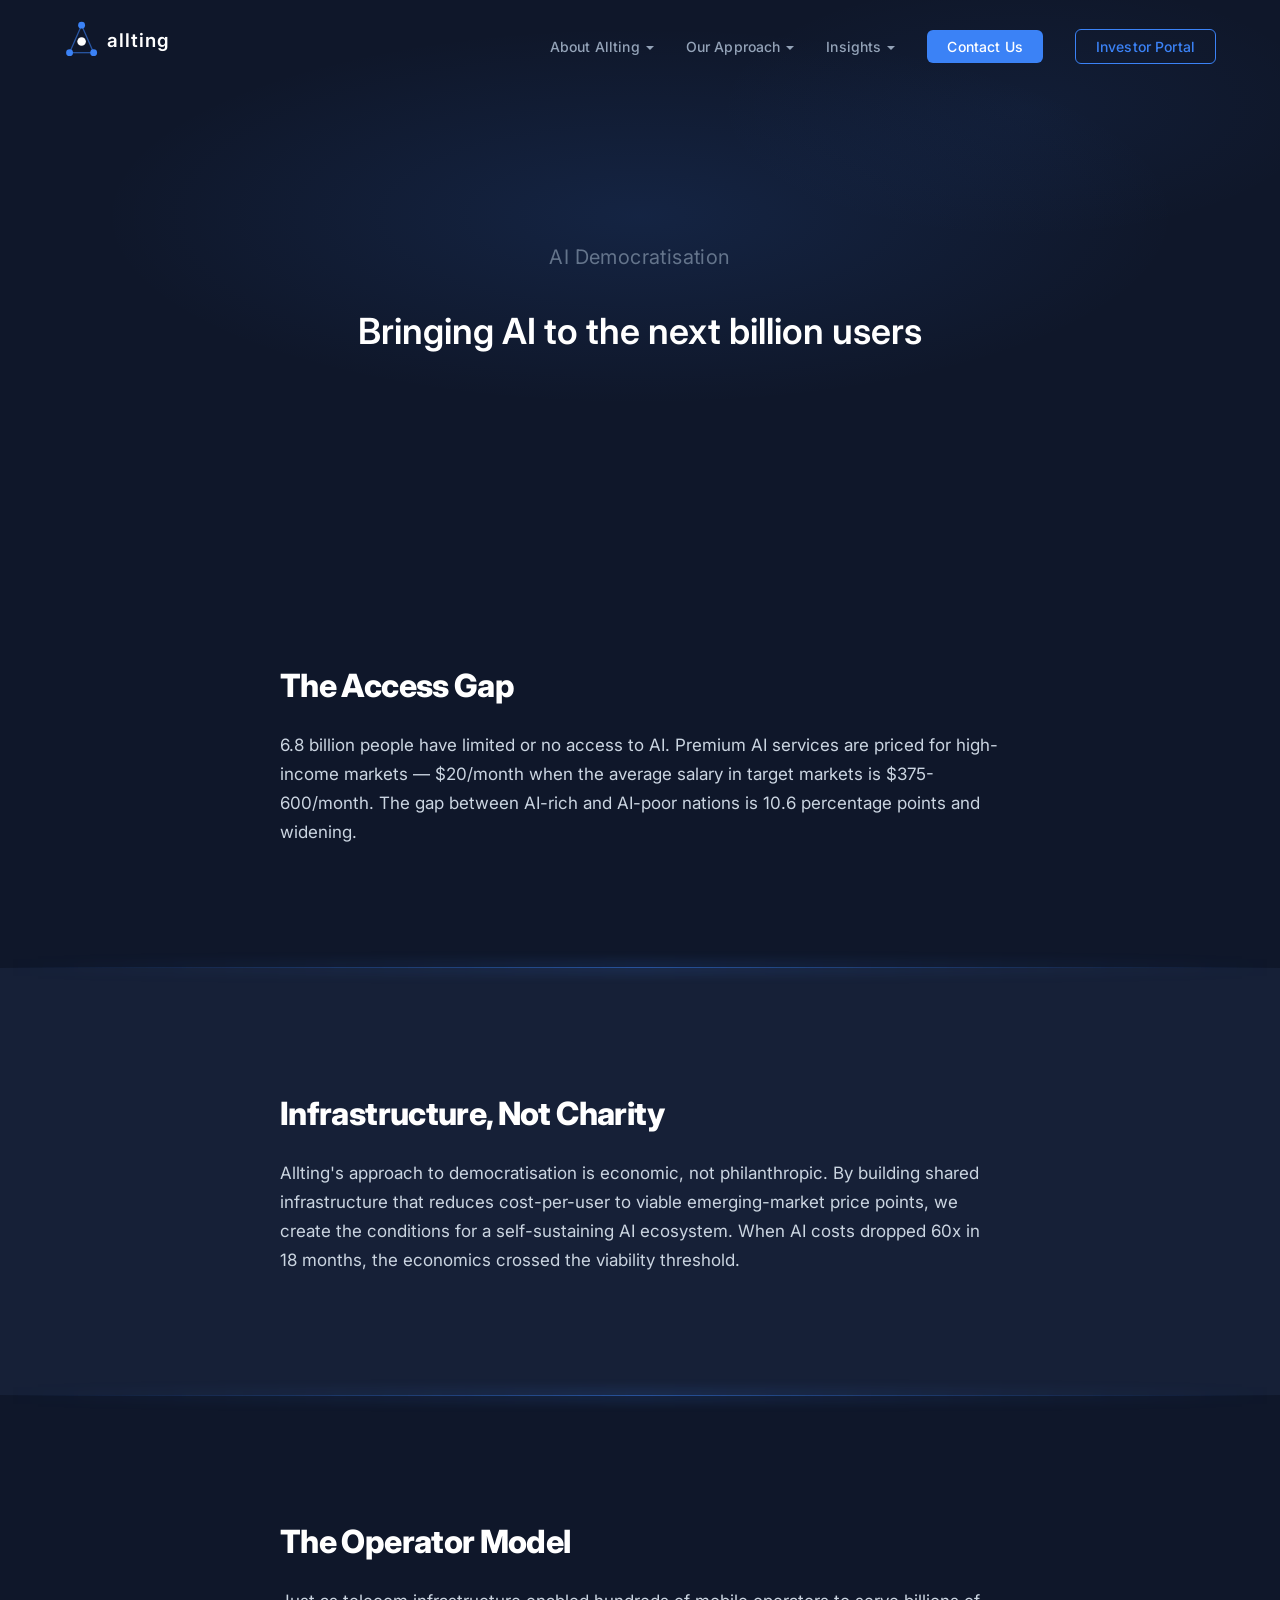
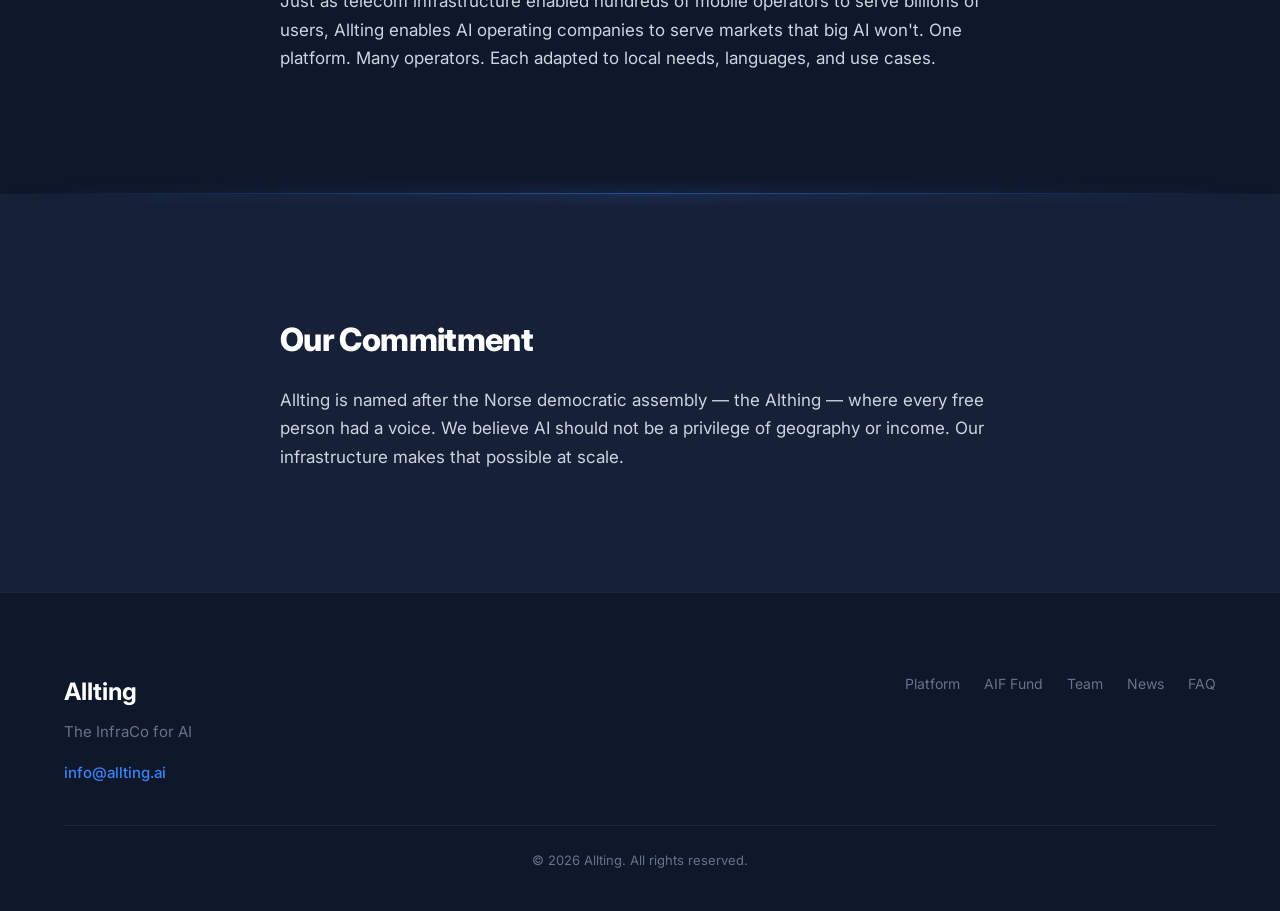
<file: democratisation.html>
<!DOCTYPE html>
<html lang="en">
<head>
  <meta charset="UTF-8">
  <meta name="viewport" content="width=device-width, initial-scale=1.0">
  <title>AI Democratisation — Allting</title>
  <meta name="description" content="How Allting is democratising AI access across emerging markets.">
  <link rel="icon" type="image/svg+xml" href="favicon.svg">
  <link rel="icon" type="image/x-icon" href="favicon.ico" sizes="32x32">
  <link rel="apple-touch-icon" href="apple-touch-icon.png">
  <meta property="og:type" content="website">
  <meta property="og:url" content="https://allting.ai/democratisation.html">
  <meta property="og:title" content="AI Democratisation — Allting">
  <meta property="og:description" content="How Allting is democratising AI access across emerging markets.">
  <meta property="og:image" content="https://allting.ai/og-image.png">
  <link rel="canonical" href="https://allting.ai/democratisation.html">
  <meta name="theme-color" content="#0F172A">
  <link rel="preconnect" href="https://fonts.googleapis.com">
  <link rel="preconnect" href="https://fonts.gstatic.com" crossorigin>
  <link href="https://fonts.googleapis.com/css2?family=Inter:wght@300;400;500;600;700;800&display=swap" rel="stylesheet">
  <link rel="stylesheet" href="style.css">
</head>
<body>

  <!-- Navigation -->
  <nav class="nav" id="nav" role="navigation" aria-label="Main navigation">
    <div class="nav-inner">
      <a href="/" class="nav-logo" aria-label="Allting home">
        <svg xmlns="http://www.w3.org/2000/svg" viewBox="0 0 220 50" width="190" height="43" class="nav-logo-svg">
          <line x1="20" y1="6" x2="6" y2="38" stroke="#3B82F6" stroke-width="1.5" opacity="0.6"/>
          <line x1="20" y1="6" x2="34" y2="38" stroke="#3B82F6" stroke-width="1.5" opacity="0.6"/>
          <line x1="6" y1="38" x2="34" y2="38" stroke="#3B82F6" stroke-width="1.5" opacity="0.6"/>
          <circle cx="20" cy="6" r="4" fill="#3B82F6"/>
          <circle cx="6" cy="38" r="4" fill="#3B82F6"/>
          <circle cx="34" cy="38" r="4" fill="#3B82F6"/>
          <circle cx="20" cy="25" r="5" fill="#FFFFFF"/>
          <text x="50" y="31" font-family="Inter, Arial, Helvetica, sans-serif" font-size="22" font-weight="600" fill="#FFFFFF" letter-spacing="1">allting</text>
        </svg>
      </a>
      <button class="nav-toggle" id="navToggle" aria-label="Toggle menu">
        <span></span><span></span><span></span>
      </button>
      <ul class="nav-links" id="navLinks">
        <li class="nav-dropdown">
          <a href="#" class="nav-dropdown-trigger">About Allting</a>
          <ul class="nav-dropdown-menu">
            <li><a href="/">Platform</a></li>
            <li><a href="about.html#team">Team</a></li>
            <li><a href="faq.html">FAQ</a></li>
          </ul>
        </li>
        <li class="nav-dropdown">
          <a href="#" class="nav-dropdown-trigger">Our Approach</a>
          <ul class="nav-dropdown-menu">
            <li><a href="invest.html">AIF Fund</a></li>
            <li><a href="opportunities.html">Opportunities</a></li>
            <li><a href="democratisation.html">AI Democratisation</a></li>
          </ul>
        </li>
        <li class="nav-dropdown">
          <a href="#" class="nav-dropdown-trigger">Insights</a>
          <ul class="nav-dropdown-menu">
            <li><a href="news.html">News</a></li>
            <li><a href="career.html">Career</a></li>
            <li><a href="master-thesis.html">Master Thesis</a></li>
          </ul>
        </li>
        <li><a href="https://bookings.cloud.microsoft/book/AlltingTheSharedInfrastructureLayerforAI@excom.ai/?ismsaljsauthenabled=true" target="_blank" rel="noopener" class="nav-cta">Contact Us</a></li>
        <li><a href="invest.html#investor-contact" class="nav-cta nav-cta-accent">Investor Portal</a></li>
      </ul>
    </div>
  </nav>

  <!-- Hero -->
  <section class="hero hero-minimal" id="hero" role="banner" aria-label="Hero">
    <div class="hero-bg">
      <div class="hero-gradient"></div>
    </div>
    <div class="container">
      <div class="hero-content">
        <h1 class="hero-title fade-in">AI Democratisation</h1>
        <p class="hero-subtitle fade-in">Bringing AI to the next billion users</p>
      </div>
    </div>
  </section>

  <!-- The Access Gap -->
  <section class="section" id="access-gap" aria-label="The Access Gap">
    <div class="container">
      <div class="content-block fade-in">
        <h2 class="content-heading">The Access Gap</h2>
        <p class="content-text">6.8 billion people have limited or no access to AI. Premium AI services are priced for high-income markets — $20/month when the average salary in target markets is $375-600/month. The gap between AI-rich and AI-poor nations is 10.6 percentage points and widening.</p>
      </div>
    </div>
  </section>

  <div class="section-divider"></div>

  <!-- Infrastructure, Not Charity -->
  <section class="section section-dark" id="infrastructure" aria-label="Infrastructure, Not Charity">
    <div class="container">
      <div class="content-block fade-in">
        <h2 class="content-heading">Infrastructure, Not Charity</h2>
        <p class="content-text">Allting's approach to democratisation is economic, not philanthropic. By building shared infrastructure that reduces cost-per-user to viable emerging-market price points, we create the conditions for a self-sustaining AI ecosystem. When AI costs dropped 60x in 18 months, the economics crossed the viability threshold.</p>
      </div>
    </div>
  </section>

  <div class="section-divider"></div>

  <!-- The Operator Model -->
  <section class="section" id="operator-model" aria-label="The Operator Model">
    <div class="container">
      <div class="content-block fade-in">
        <h2 class="content-heading">The Operator Model</h2>
        <p class="content-text">Just as telecom infrastructure enabled hundreds of mobile operators to serve billions of users, Allting enables AI operating companies to serve markets that big AI won't. One platform. Many operators. Each adapted to local needs, languages, and use cases.</p>
      </div>
    </div>
  </section>

  <div class="section-divider"></div>

  <!-- Our Commitment -->
  <section class="section section-dark" id="commitment" aria-label="Our Commitment">
    <div class="container">
      <div class="content-block fade-in">
        <h2 class="content-heading">Our Commitment</h2>
        <p class="content-text">Allting is named after the Norse democratic assembly — the Althing — where every free person had a voice. We believe AI should not be a privilege of geography or income. Our infrastructure makes that possible at scale.</p>
      </div>
    </div>
  </section>

  <!-- Footer -->
  <footer class="footer" id="contact" role="contentinfo" aria-label="Contact and footer">
    <div class="container">
      <div class="footer-content fade-in">
        <div class="footer-main">
          <span class="footer-logo">Allting</span>
          <p class="footer-tagline">The InfraCo for AI</p>
          <a href="mailto:info@allting.ai" class="footer-email">info@allting.ai</a>
        </div>
        <div class="footer-links">
          <a href="/">Platform</a>
          <a href="invest.html">AIF Fund</a>
          <a href="about.html#team">Team</a>
          <a href="news.html">News</a>
          <a href="faq.html">FAQ</a>
        </div>
      </div>
      <div class="footer-bottom">
        <p>&copy; 2026 Allting. All rights reserved.</p>
      </div>
    </div>
  </footer>

  <script src="main.js" defer></script>
</body>
</html>
</file>
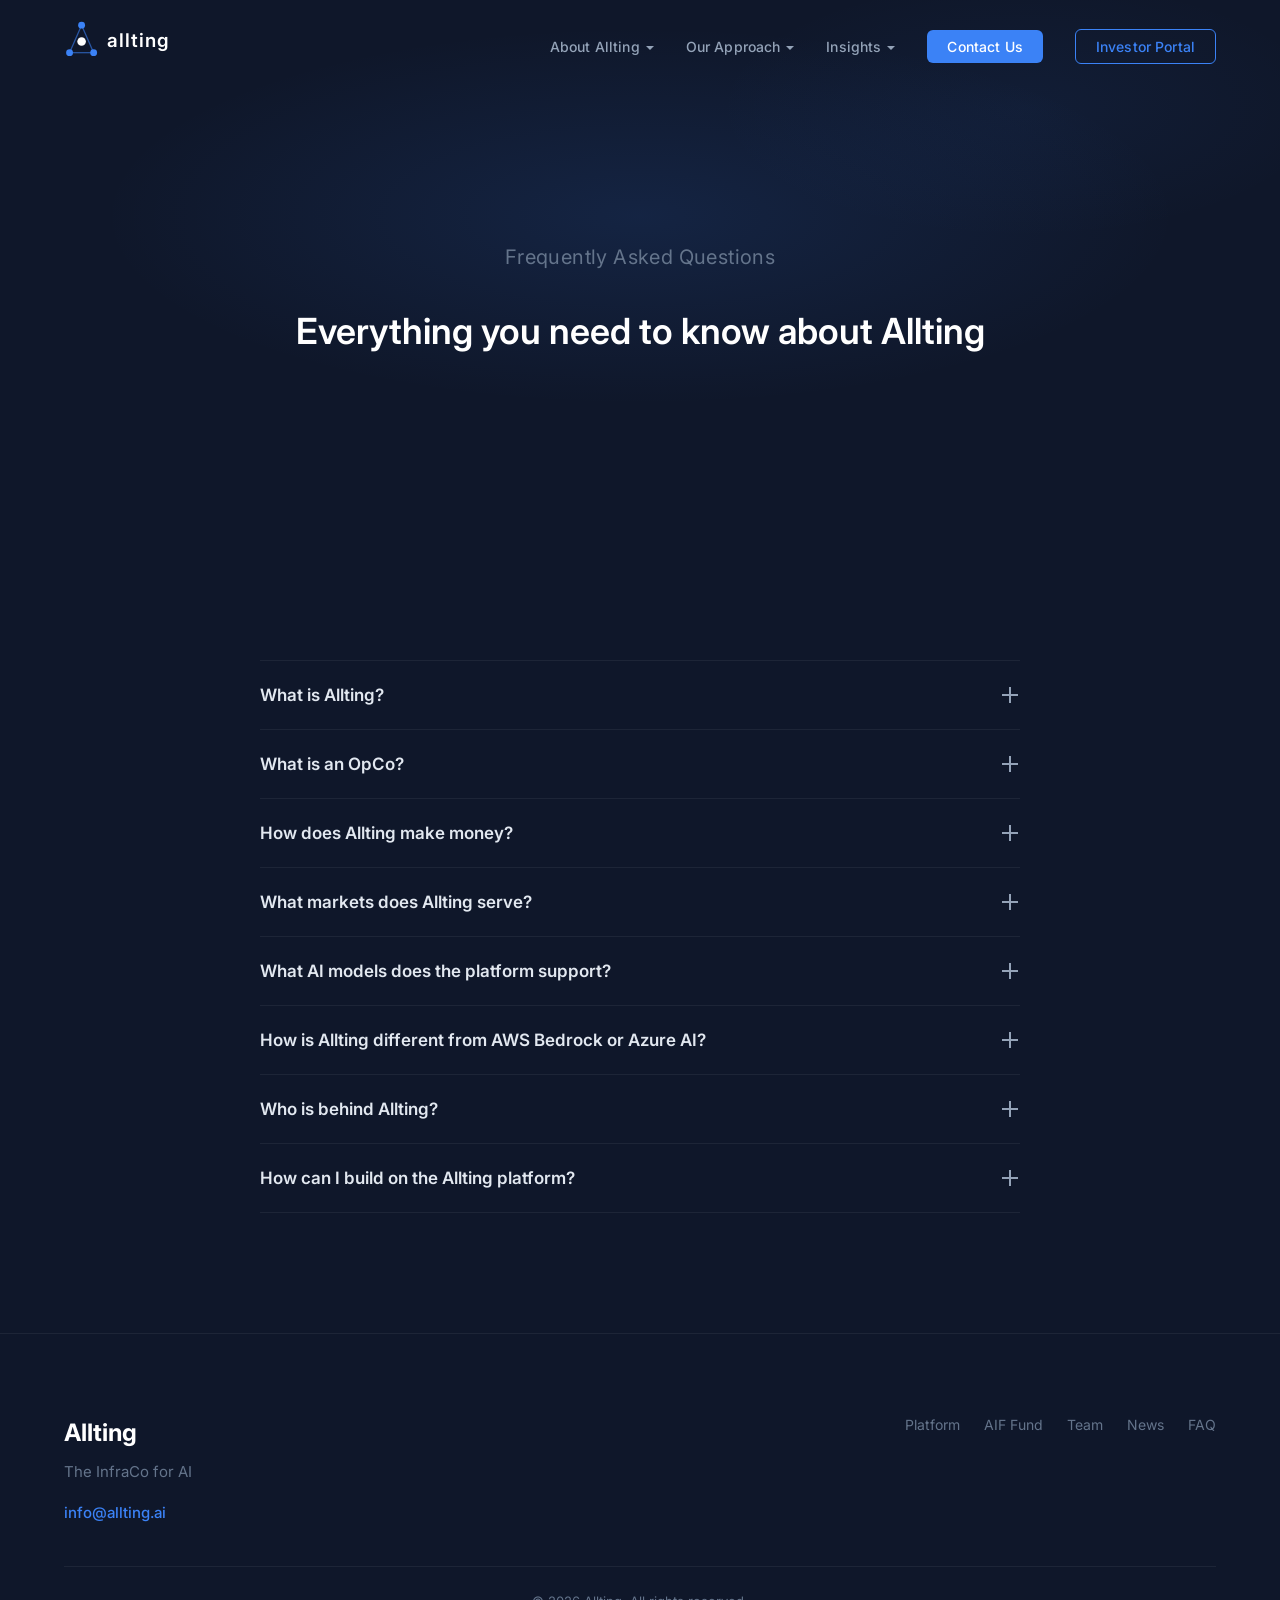
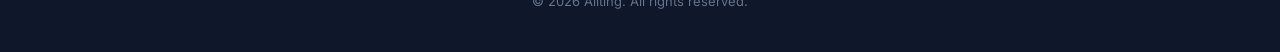
<file: faq.html>
<!DOCTYPE html>
<html lang="en">
<head>
  <meta charset="UTF-8">
  <meta name="viewport" content="width=device-width, initial-scale=1.0">
  <title>FAQ — Allting</title>
  <meta name="description" content="Frequently asked questions about Allting, the shared infrastructure layer for AI in emerging markets.">
  <link rel="icon" type="image/svg+xml" href="favicon.svg">
  <link rel="icon" type="image/x-icon" href="favicon.ico" sizes="32x32">
  <link rel="apple-touch-icon" href="apple-touch-icon.png">
  <meta property="og:type" content="website">
  <meta property="og:url" content="https://allting.ai/faq.html">
  <meta property="og:title" content="FAQ — Allting">
  <meta property="og:description" content="Frequently asked questions about Allting.">
  <meta property="og:image" content="https://allting.ai/og-image.png">
  <link rel="canonical" href="https://allting.ai/faq.html">
  <meta name="theme-color" content="#0F172A">
  <link rel="preconnect" href="https://fonts.googleapis.com">
  <link rel="preconnect" href="https://fonts.gstatic.com" crossorigin>
  <link href="https://fonts.googleapis.com/css2?family=Inter:wght@300;400;500;600;700;800&display=swap" rel="stylesheet">
  <link rel="stylesheet" href="style.css">
</head>
<body>

  <!-- Navigation -->
  <nav class="nav" id="nav" role="navigation" aria-label="Main navigation">
    <div class="nav-inner">
      <a href="/" class="nav-logo" aria-label="Allting home">
        <svg xmlns="http://www.w3.org/2000/svg" viewBox="0 0 220 50" width="190" height="43" class="nav-logo-svg">
          <line x1="20" y1="6" x2="6" y2="38" stroke="#3B82F6" stroke-width="1.5" opacity="0.6"/>
          <line x1="20" y1="6" x2="34" y2="38" stroke="#3B82F6" stroke-width="1.5" opacity="0.6"/>
          <line x1="6" y1="38" x2="34" y2="38" stroke="#3B82F6" stroke-width="1.5" opacity="0.6"/>
          <circle cx="20" cy="6" r="4" fill="#3B82F6"/>
          <circle cx="6" cy="38" r="4" fill="#3B82F6"/>
          <circle cx="34" cy="38" r="4" fill="#3B82F6"/>
          <circle cx="20" cy="25" r="5" fill="#FFFFFF"/>
          <text x="50" y="31" font-family="Inter, Arial, Helvetica, sans-serif" font-size="22" font-weight="600" fill="#FFFFFF" letter-spacing="1">allting</text>
        </svg>
      </a>
      <button class="nav-toggle" id="navToggle" aria-label="Toggle menu">
        <span></span><span></span><span></span>
      </button>
      <ul class="nav-links" id="navLinks">
        <li class="nav-dropdown">
          <a href="#" class="nav-dropdown-trigger">About Allting</a>
          <ul class="nav-dropdown-menu">
            <li><a href="/">Platform</a></li>
            <li><a href="about.html#team">Team</a></li>
            <li><a href="faq.html">FAQ</a></li>
          </ul>
        </li>
        <li class="nav-dropdown">
          <a href="#" class="nav-dropdown-trigger">Our Approach</a>
          <ul class="nav-dropdown-menu">
            <li><a href="invest.html">AIF Fund</a></li>
            <li><a href="opportunities.html">Opportunities</a></li>
            <li><a href="democratisation.html">AI Democratisation</a></li>
          </ul>
        </li>
        <li class="nav-dropdown">
          <a href="#" class="nav-dropdown-trigger">Insights</a>
          <ul class="nav-dropdown-menu">
            <li><a href="news.html">News</a></li>
            <li><a href="career.html">Career</a></li>
            <li><a href="master-thesis.html">Master Thesis</a></li>
          </ul>
        </li>
        <li><a href="https://bookings.cloud.microsoft/book/AlltingTheSharedInfrastructureLayerforAI@excom.ai/?ismsaljsauthenabled=true" target="_blank" rel="noopener" class="nav-cta">Contact Us</a></li>
        <li><a href="invest.html#investor-contact" class="nav-cta nav-cta-accent">Investor Portal</a></li>
      </ul>
    </div>
  </nav>

  <!-- Hero -->
  <section class="hero hero-minimal" id="hero" role="banner" aria-label="Hero">
    <div class="hero-bg">
      <div class="hero-gradient"></div>
    </div>
    <div class="container">
      <div class="hero-content">
        <h1 class="hero-title fade-in">Frequently Asked Questions</h1>
        <p class="hero-subtitle fade-in">Everything you need to know about Allting</p>
      </div>
    </div>
  </section>

  <!-- FAQ Accordion -->
  <section class="section" id="faq" aria-label="FAQ">
    <div class="container">
      <div class="faq-list">

        <div class="faq-item fade-in">
          <button class="faq-question" aria-expanded="false">
            <span>What is Allting?</span>
            <span class="faq-icon"></span>
          </button>
          <div class="faq-answer">
            <p>Allting is the shared infrastructure layer for AI in emerging markets. We provide everything an AI company needs to launch and scale — model access, API gateway, billing, security, compliance, and analytics — so they can focus on their product and customers.</p>
          </div>
        </div>

        <div class="faq-item fade-in">
          <button class="faq-question" aria-expanded="false">
            <span>What is an OpCo?</span>
            <span class="faq-icon"></span>
          </button>
          <div class="faq-answer">
            <p>An Operating Company (OpCo) is an independent AI business that builds and sells products on the Allting platform. OpCos keep 85% of their revenue and benefit from shared infrastructure, reducing their time-to-market from months to hours.</p>
          </div>
        </div>

        <div class="faq-item fade-in">
          <button class="faq-question" aria-expanded="false">
            <span>How does Allting make money?</span>
            <span class="faq-icon"></span>
          </button>
          <div class="faq-answer">
            <p>We take a 15% revenue share from every OpCo on the platform. As more OpCos join, our revenue grows with near-zero marginal infrastructure cost — creating operating leverage similar to tower companies in telecom.</p>
          </div>
        </div>

        <div class="faq-item fade-in">
          <button class="faq-question" aria-expanded="false">
            <span>What markets does Allting serve?</span>
            <span class="faq-icon"></span>
          </button>
          <div class="faq-answer">
            <p>We focus on emerging markets — Latin America, MENA (Middle East & North Africa), Southeast Asia, and Sub-Saharan Africa. These regions represent 1.7 billion potential users with growing demand for AI but no infrastructure layer to serve them.</p>
          </div>
        </div>

        <div class="faq-item fade-in">
          <button class="faq-question" aria-expanded="false">
            <span>What AI models does the platform support?</span>
            <span class="faq-icon"></span>
          </button>
          <div class="faq-answer">
            <p>Allting provides access to all major AI models including OpenAI, Anthropic, Google, Meta (LLaMA), Mistral, and DeepSeek. Our intelligent routing optimizes for cost and performance across models.</p>
          </div>
        </div>

        <div class="faq-item fade-in">
          <button class="faq-question" aria-expanded="false">
            <span>How is Allting different from AWS Bedrock or Azure AI?</span>
            <span class="faq-icon"></span>
          </button>
          <div class="faq-answer">
            <p>Hyperscalers sell raw compute and model access to developers. Allting provides a complete operator platform — including billing, compliance, localization, and revenue sharing — designed specifically for companies building AI products in emerging markets.</p>
          </div>
        </div>

        <div class="faq-item fade-in">
          <button class="faq-question" aria-expanded="false">
            <span>Who is behind Allting?</span>
            <span class="faq-icon"></span>
          </button>
          <div class="faq-answer">
            <p>Allting is built by a team with 30+ years of telecom infrastructure experience (Ericsson, TeliaSonera, Millicom, du/EITC), combined with entrepreneurial and fund management expertise across EMEA.</p>
          </div>
        </div>

        <div class="faq-item fade-in">
          <button class="faq-question" aria-expanded="false">
            <span>How can I build on the Allting platform?</span>
            <span class="faq-icon"></span>
          </button>
          <div class="faq-answer">
            <p>Contact us at <a href="mailto:info@allting.ai" style="color: var(--blue);">info@allting.ai</a> to discuss becoming an OpCo on the platform.</p>
          </div>
        </div>

      </div>
    </div>
  </section>

  <!-- Footer -->
  <footer class="footer" id="contact" role="contentinfo" aria-label="Contact and footer">
    <div class="container">
      <div class="footer-content fade-in">
        <div class="footer-main">
          <span class="footer-logo">Allting</span>
          <p class="footer-tagline">The InfraCo for AI</p>
          <a href="mailto:info@allting.ai" class="footer-email">info@allting.ai</a>
        </div>
        <div class="footer-links">
          <a href="/">Platform</a>
          <a href="invest.html">AIF Fund</a>
          <a href="about.html#team">Team</a>
          <a href="news.html">News</a>
          <a href="faq.html">FAQ</a>
        </div>
      </div>
      <div class="footer-bottom">
        <p>&copy; 2026 Allting. All rights reserved.</p>
      </div>
    </div>
  </footer>

  <script src="main.js" defer></script>
  <script>
    // FAQ Accordion
    document.querySelectorAll('.faq-question').forEach(function(btn) {
      btn.addEventListener('click', function() {
        var item = this.parentElement;
        var isOpen = item.classList.contains('faq-active');
        // Close all
        document.querySelectorAll('.faq-item').forEach(function(i) {
          i.classList.remove('faq-active');
          i.querySelector('.faq-question').setAttribute('aria-expanded', 'false');
        });
        // Open clicked (if it wasn't already open)
        if (!isOpen) {
          item.classList.add('faq-active');
          this.setAttribute('aria-expanded', 'true');
        }
      });
    });
  </script>
</body>
</html>
</file>
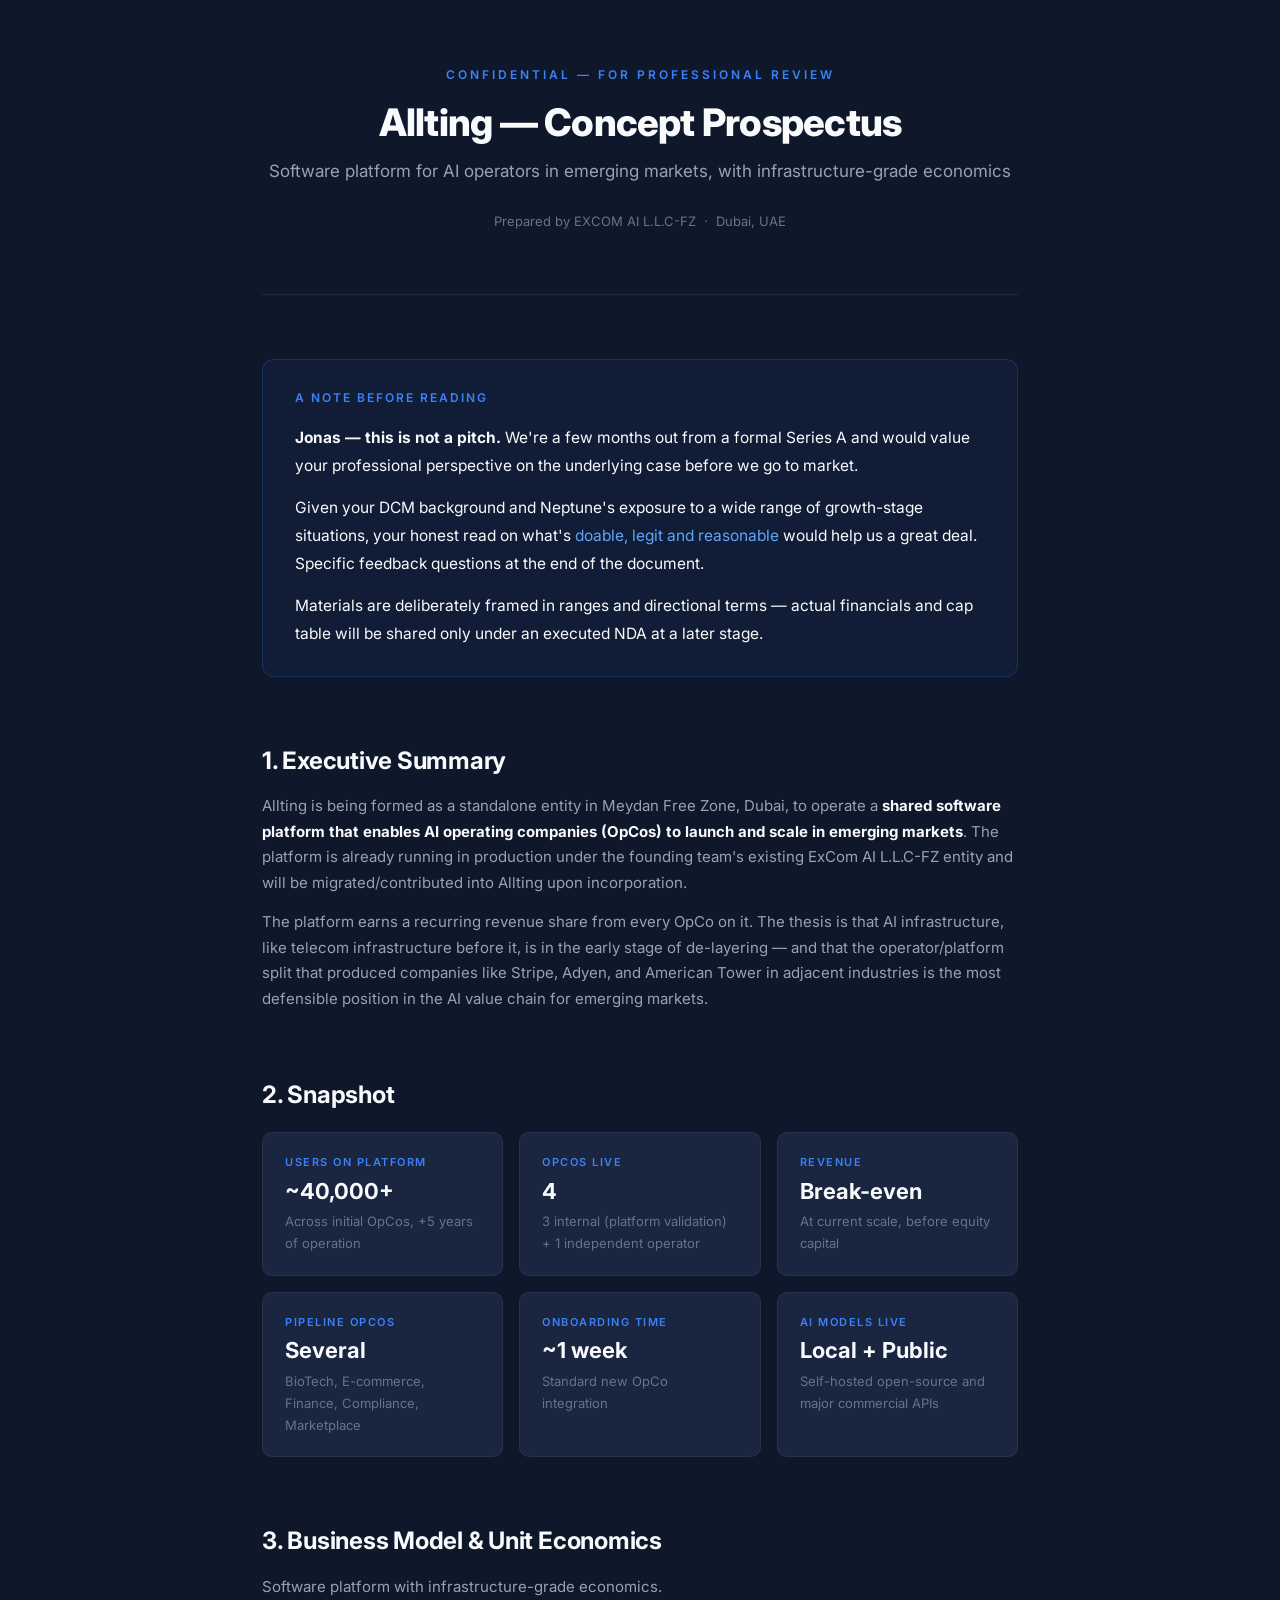
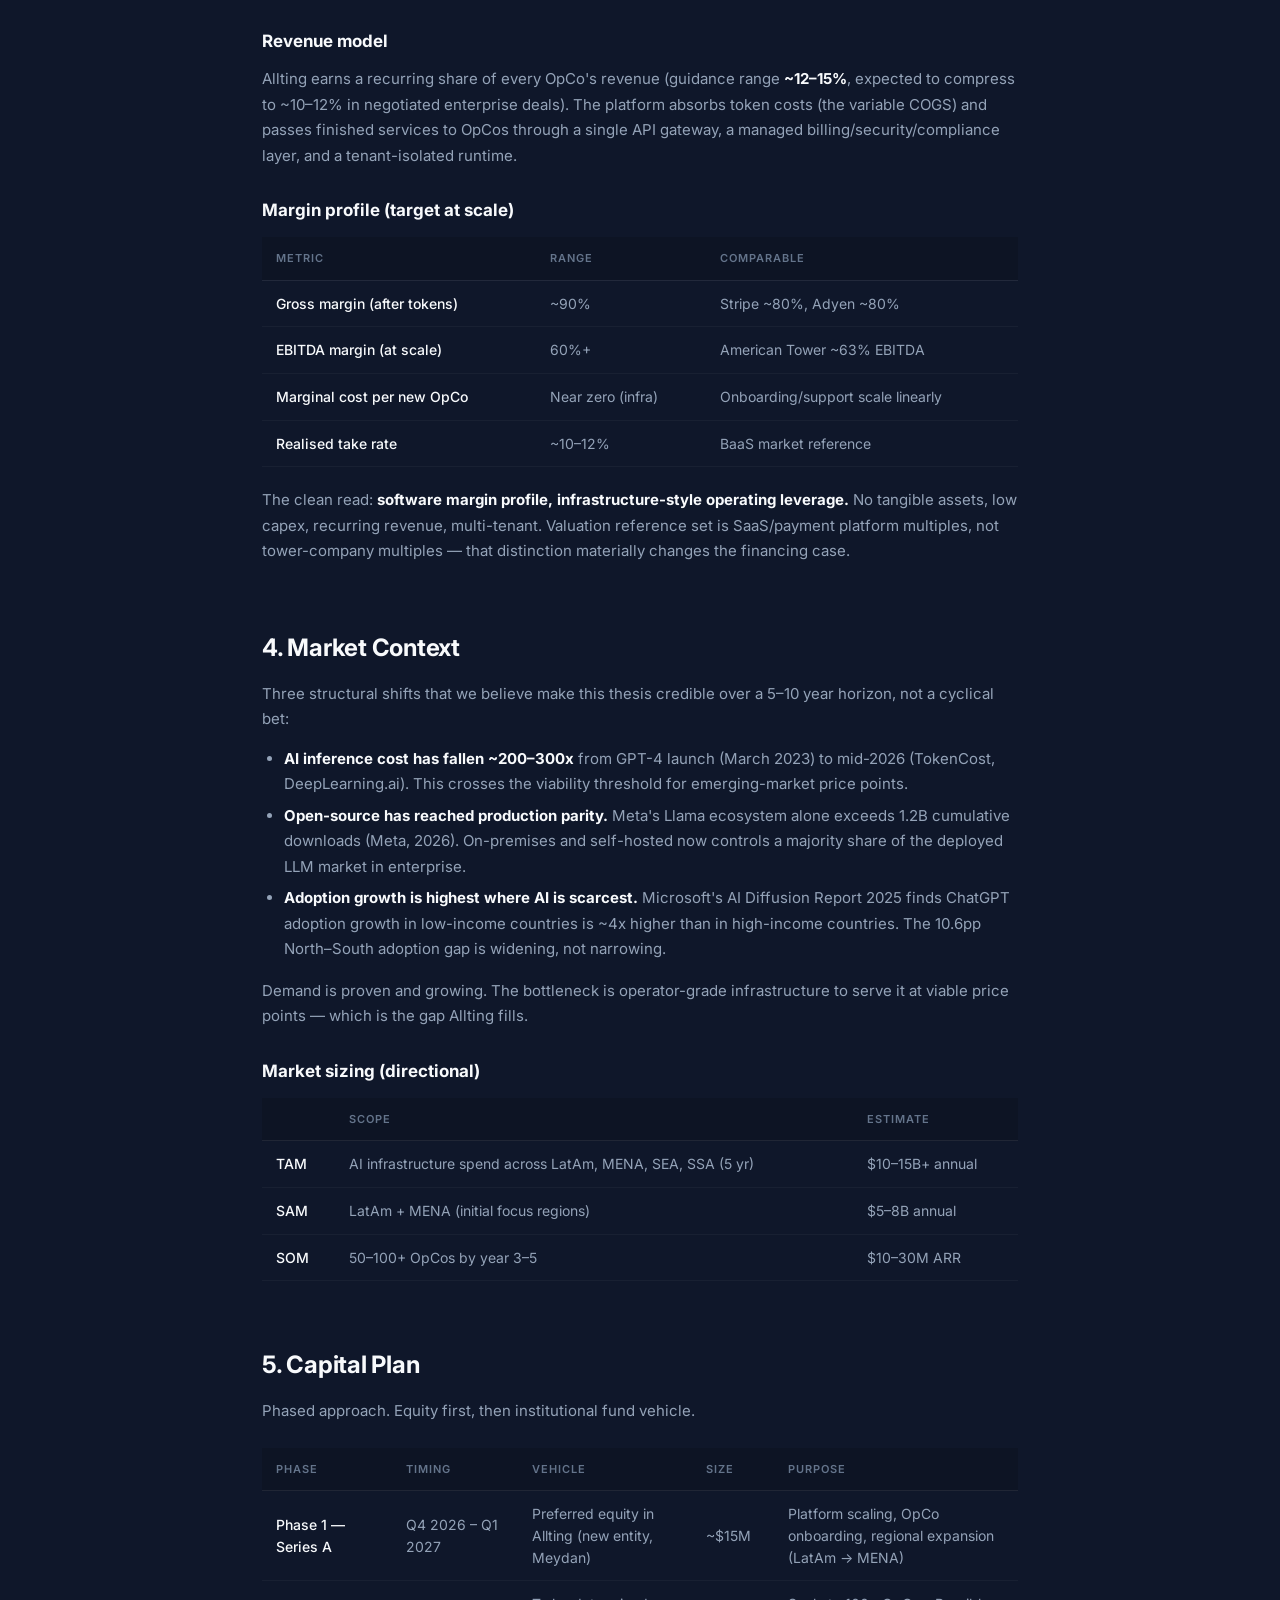
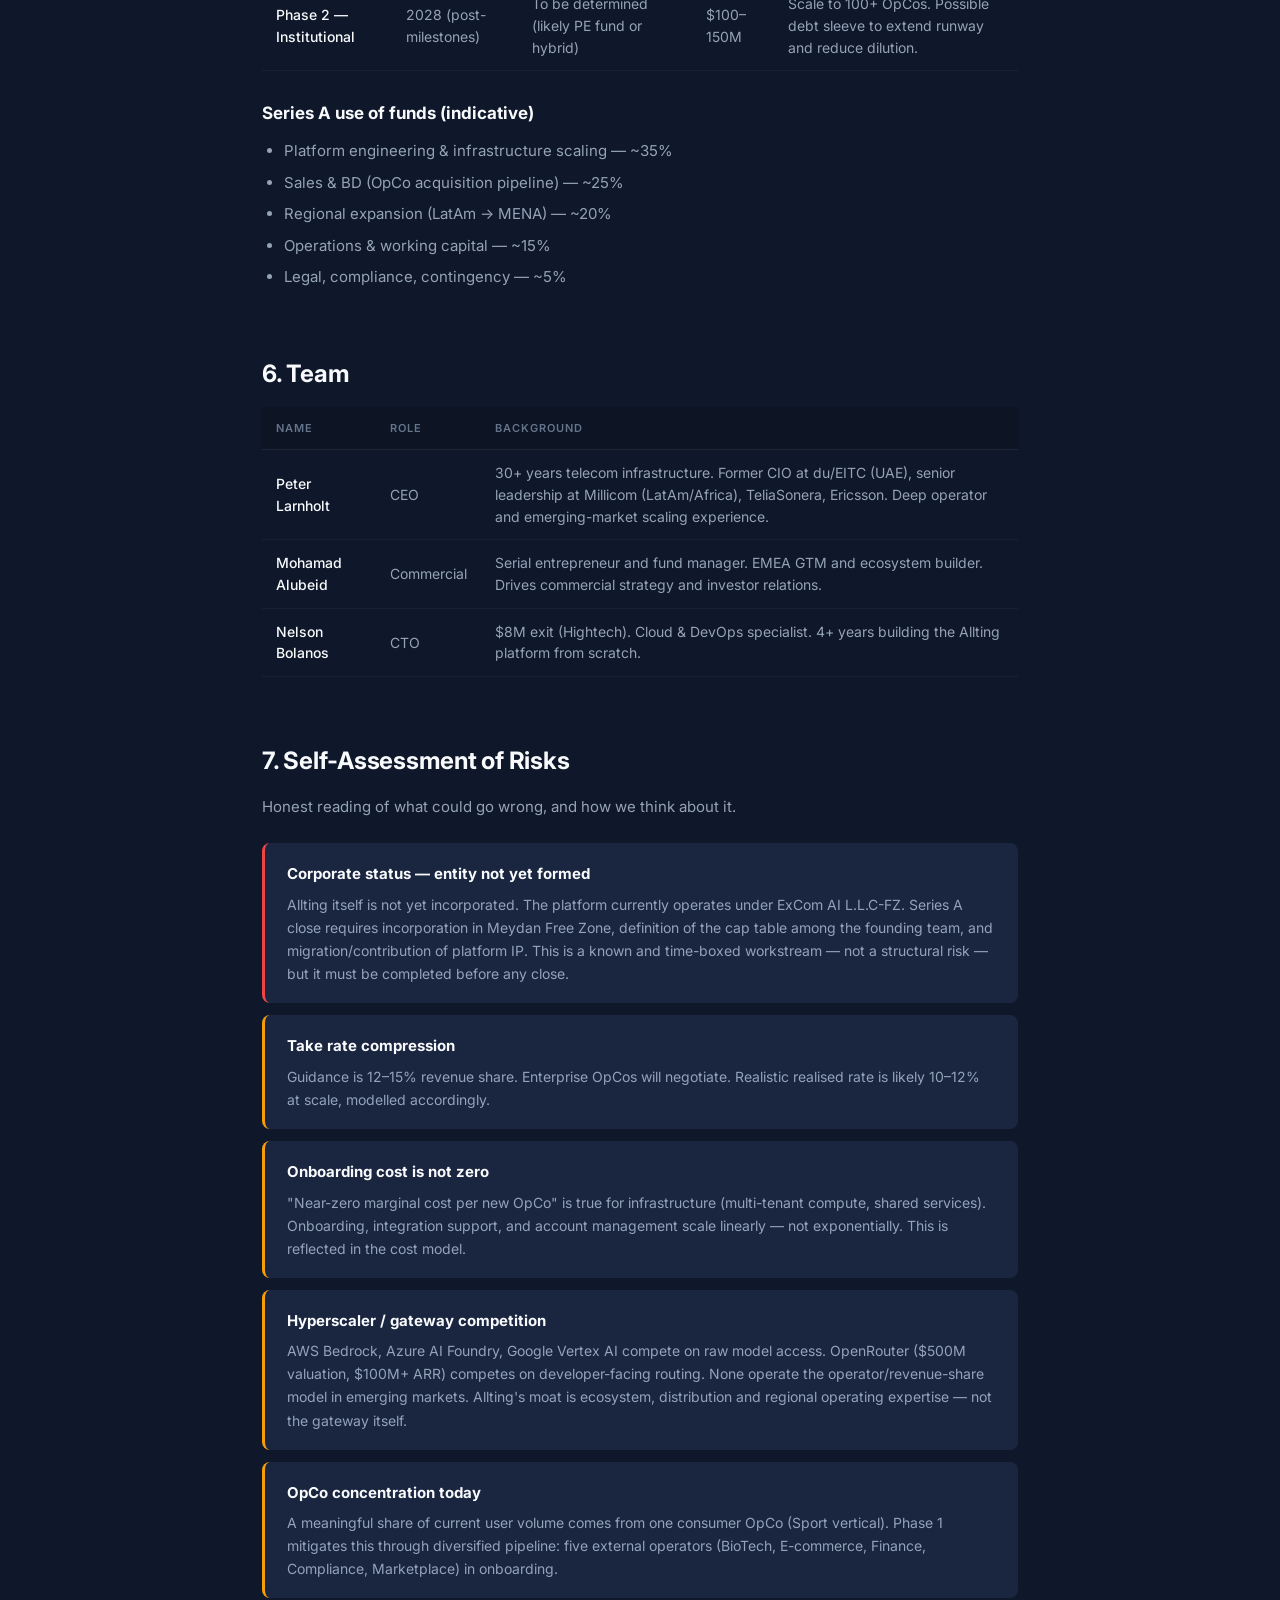
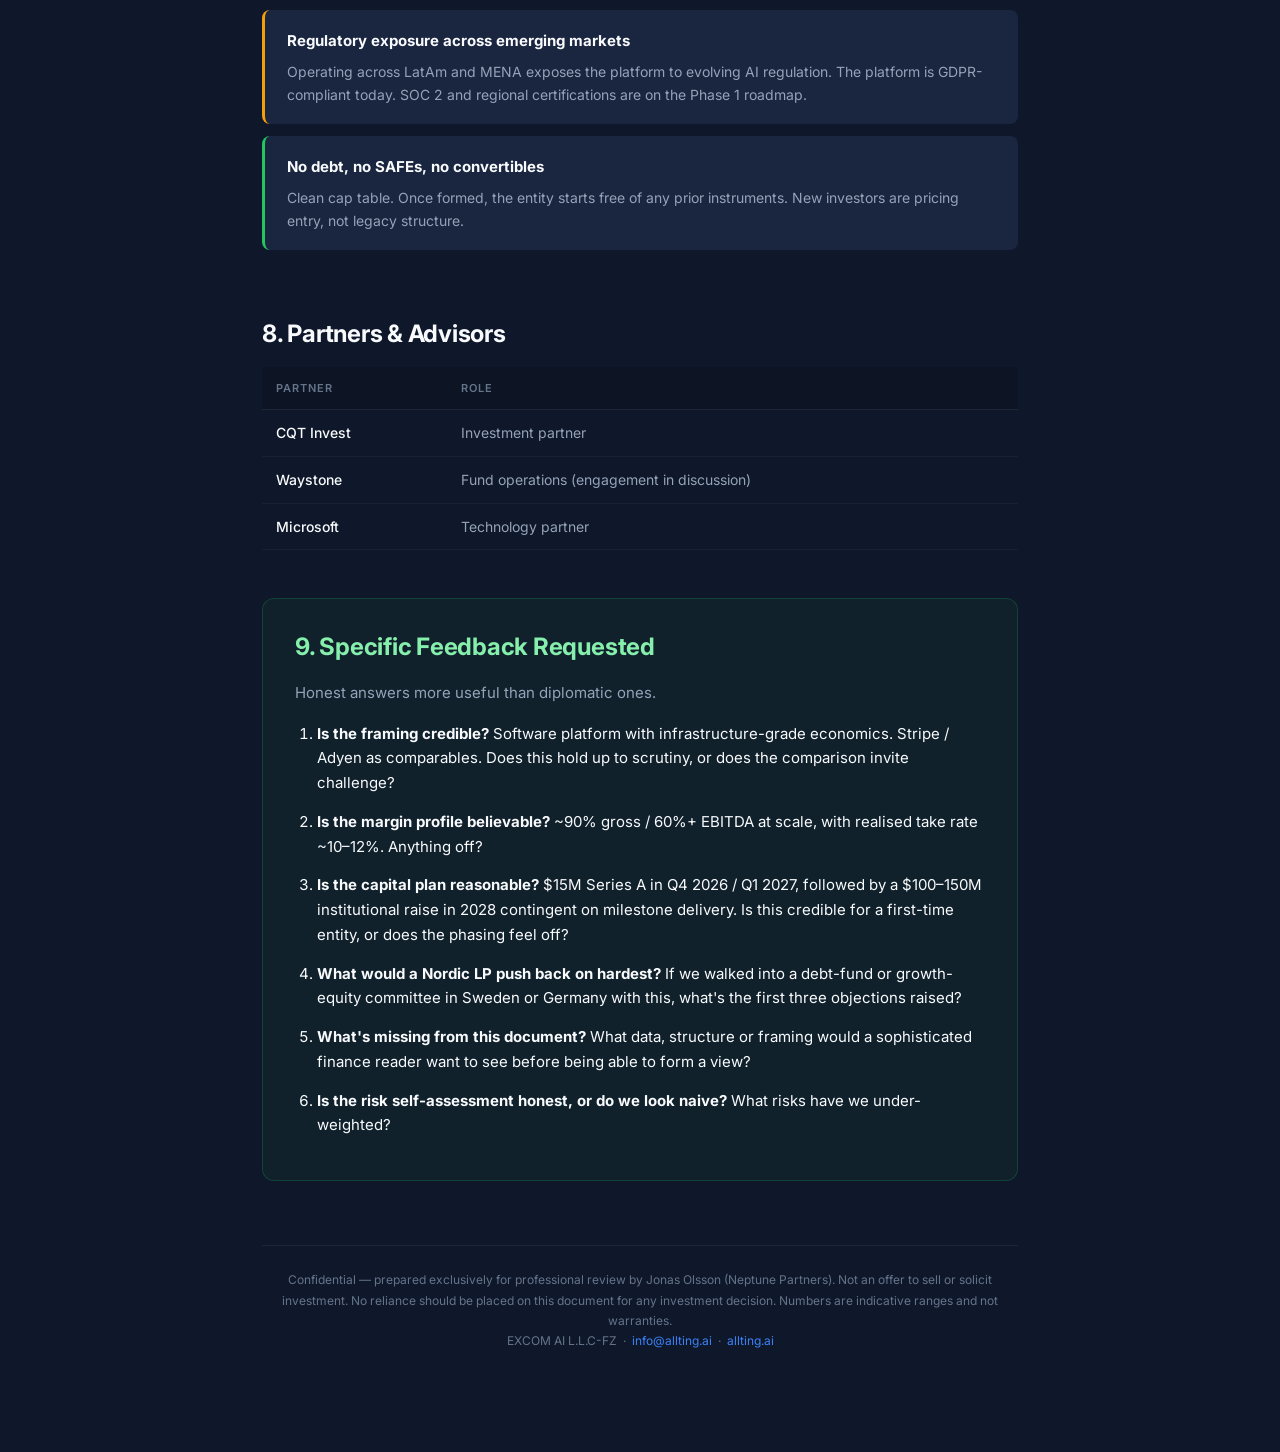
<file: feedback.html>
<!DOCTYPE html>
<html lang="en">
<head>
<meta charset="UTF-8">
<meta name="viewport" content="width=device-width, initial-scale=1.0">
<title>Allting — Prospectus for Professional Feedback</title>
<meta name="robots" content="noindex, nofollow">
<link rel="icon" type="image/svg+xml" href="favicon.svg">
<link href="https://fonts.googleapis.com/css2?family=Inter:wght@300;400;500;600;700;800&display=swap" rel="stylesheet">
<style>
*, *::before, *::after { margin: 0; padding: 0; box-sizing: border-box; }

:root {
  --bg: #0F172A;
  --bg-card: #1a2540;
  --bg-soft: #162037;
  --accent: #3B82F6;
  --accent-light: #60A5FA;
  --text: #F8FAFC;
  --text-dim: #94A3B8;
  --text-muted: #64748B;
  --green: #22C55E;
  --amber: #F59E0B;
  --red: #EF4444;
}

html { scroll-behavior: smooth; }

body {
  font-family: 'Inter', -apple-system, sans-serif;
  background: var(--bg);
  color: var(--text);
  -webkit-font-smoothing: antialiased;
  line-height: 1.7;
}

.container {
  max-width: 820px;
  margin: 0 auto;
  padding: 60px 32px 100px;
}

/* Cover */
.cover {
  text-align: center;
  margin-bottom: 64px;
  padding-bottom: 48px;
  border-bottom: 1px solid rgba(255,255,255,0.08);
}

.label {
  font-size: 12px;
  font-weight: 600;
  text-transform: uppercase;
  letter-spacing: 3px;
  color: var(--accent);
  margin-bottom: 16px;
  display: inline-block;
}

h1 {
  font-size: 38px;
  font-weight: 800;
  letter-spacing: -0.02em;
  margin-bottom: 12px;
  line-height: 1.15;
}

.subtitle {
  font-size: 17px;
  color: var(--text-dim);
  margin-bottom: 24px;
}

.meta {
  font-size: 13px;
  color: var(--text-muted);
}

/* Cover note */
.cover-note {
  background: rgba(59, 130, 246, 0.06);
  border: 1px solid rgba(59, 130, 246, 0.2);
  border-radius: 12px;
  padding: 28px 32px;
  margin-bottom: 64px;
}

.cover-note .from {
  font-size: 12px;
  color: var(--accent);
  text-transform: uppercase;
  letter-spacing: 2px;
  font-weight: 600;
  margin-bottom: 16px;
}

.cover-note p {
  color: var(--text);
  font-size: 15.5px;
  line-height: 1.8;
  margin-bottom: 14px;
}

.cover-note p:last-child { margin-bottom: 0; }

h2 {
  font-size: 24px;
  font-weight: 700;
  margin: 64px 0 12px;
  color: var(--text);
  letter-spacing: -0.01em;
}

h2 + .section-lede {
  font-size: 15px;
  color: var(--text-dim);
  margin-bottom: 24px;
}

h3 {
  font-size: 17px;
  font-weight: 700;
  color: var(--text);
  margin: 28px 0 10px;
}

p {
  color: var(--text-dim);
  font-size: 15px;
  margin-bottom: 14px;
}

strong { color: var(--text); }
em { color: var(--accent-light); font-style: normal; }

ul { margin: 10px 0 16px 22px; color: var(--text-dim); }
ul li { font-size: 15px; line-height: 1.7; margin-bottom: 6px; }

/* Card grid */
.grid-2 {
  display: grid;
  grid-template-columns: 1fr 1fr;
  gap: 16px;
  margin: 16px 0;
}

.grid-3 {
  display: grid;
  grid-template-columns: repeat(3, 1fr);
  gap: 16px;
  margin: 16px 0;
}

.card {
  background: var(--bg-card);
  border: 1px solid rgba(255, 255, 255, 0.06);
  border-radius: 10px;
  padding: 20px 22px;
}

.card-label {
  font-size: 11px;
  font-weight: 600;
  text-transform: uppercase;
  letter-spacing: 1.5px;
  color: var(--accent);
  margin-bottom: 6px;
}

.card-value {
  font-size: 22px;
  font-weight: 700;
  color: var(--text);
  margin-bottom: 6px;
  line-height: 1.2;
}

.card-desc {
  font-size: 13px;
  color: var(--text-muted);
}

/* Tables */
table {
  width: 100%;
  border-collapse: collapse;
  margin: 12px 0 20px;
  font-size: 14px;
}

th {
  text-align: left;
  font-size: 11px;
  font-weight: 600;
  text-transform: uppercase;
  letter-spacing: 1px;
  color: var(--text-muted);
  padding: 12px 14px;
  border-bottom: 1px solid rgba(255,255,255,0.08);
  background: rgba(0,0,0,0.15);
}

td {
  font-size: 14px;
  color: var(--text-dim);
  padding: 12px 14px;
  border-bottom: 1px solid rgba(255,255,255,0.04);
  line-height: 1.55;
}

td:first-child { color: var(--text); font-weight: 500; }

/* Risk box */
.risk-grid {
  display: grid;
  grid-template-columns: 1fr;
  gap: 12px;
}

.risk {
  background: var(--bg-card);
  border-left: 3px solid var(--amber);
  border-radius: 8px;
  padding: 18px 22px;
}

.risk.high { border-left-color: var(--red); }
.risk.low { border-left-color: var(--green); }

.risk-title {
  font-weight: 700;
  color: var(--text);
  font-size: 15px;
  margin-bottom: 6px;
}

.risk-desc {
  font-size: 14px;
  color: var(--text-dim);
  line-height: 1.65;
  margin: 0;
}

/* Feedback asks */
.asks {
  background: rgba(34, 197, 94, 0.06);
  border: 1px solid rgba(34, 197, 94, 0.2);
  border-radius: 12px;
  padding: 28px 32px;
  margin-top: 48px;
}

.asks h2 {
  margin-top: 0;
  color: #86EFAC;
}

.asks ol {
  margin: 16px 0 0 22px;
  color: var(--text);
}

.asks ol li {
  margin-bottom: 14px;
  font-size: 15px;
  line-height: 1.65;
  color: var(--text);
}

/* Footer */
.footer-note {
  margin-top: 64px;
  padding-top: 24px;
  border-top: 1px solid rgba(255,255,255,0.06);
  font-size: 12px;
  color: var(--text-muted);
  text-align: center;
  line-height: 1.7;
}

.footer-note a { color: var(--accent); text-decoration: none; }

@media (max-width: 600px) {
  .container { padding: 40px 20px 80px; }
  h1 { font-size: 28px; }
  .grid-2, .grid-3 { grid-template-columns: 1fr; }
  td, th { padding: 10px 10px; font-size: 13px; }
}

@media print {
  body { background: white; color: #0F172A; }
  .container { padding: 20px; }
  p, td { color: #334155; }
  h1, h2, h3, strong, td:first-child { color: #0F172A; }
  .card, .cover-note, .asks { background: #F8FAFC; }
  th { color: #334155; }
}
</style>
</head>
<body>

<div class="container">

  <!-- Cover -->
  <div class="cover">
    <span class="label">Confidential — For Professional Review</span>
    <h1>Allting — Concept Prospectus</h1>
    <p class="subtitle">Software platform for AI operators in emerging markets, with infrastructure-grade economics</p>
    <p class="meta">Prepared by EXCOM AI L.L.C-FZ &nbsp;·&nbsp; Dubai, UAE</p>
  </div>

  <!-- Cover note to Jonas -->
  <div class="cover-note">
    <div class="from">A note before reading</div>
    <p><strong>Jonas — this is not a pitch.</strong> We're a few months out from a formal Series A and would value your professional perspective on the underlying case before we go to market.</p>
    <p>Given your DCM background and Neptune's exposure to a wide range of growth-stage situations, your honest read on what's <em>doable, legit and reasonable</em> would help us a great deal. Specific feedback questions at the end of the document.</p>
    <p>Materials are deliberately framed in ranges and directional terms — actual financials and cap table will be shared only under an executed NDA at a later stage.</p>
  </div>

  <!-- Executive Summary -->
  <h2>1. Executive Summary</h2>
  <p>Allting is being formed as a standalone entity in Meydan Free Zone, Dubai, to operate a <strong>shared software platform that enables AI operating companies (OpCos) to launch and scale in emerging markets</strong>. The platform is already running in production under the founding team's existing ExCom AI L.L.C-FZ entity and will be migrated/contributed into Allting upon incorporation.</p>
  <p>The platform earns a recurring revenue share from every OpCo on it. The thesis is that AI infrastructure, like telecom infrastructure before it, is in the early stage of de-layering — and that the operator/platform split that produced companies like Stripe, Adyen, and American Tower in adjacent industries is the most defensible position in the AI value chain for emerging markets.</p>

  <!-- Snapshot -->
  <h2>2. Snapshot</h2>
  <div class="grid-3">
    <div class="card">
      <div class="card-label">Users on platform</div>
      <div class="card-value">~40,000+</div>
      <div class="card-desc">Across initial OpCos, +5 years of operation</div>
    </div>
    <div class="card">
      <div class="card-label">OpCos live</div>
      <div class="card-value">4</div>
      <div class="card-desc">3 internal (platform validation) + 1 independent operator</div>
    </div>
    <div class="card">
      <div class="card-label">Revenue</div>
      <div class="card-value">Break-even</div>
      <div class="card-desc">At current scale, before equity capital</div>
    </div>
  </div>
  <div class="grid-3">
    <div class="card">
      <div class="card-label">Pipeline OpCos</div>
      <div class="card-value">Several</div>
      <div class="card-desc">BioTech, E-commerce, Finance, Compliance, Marketplace</div>
    </div>
    <div class="card">
      <div class="card-label">Onboarding time</div>
      <div class="card-value">~1 week</div>
      <div class="card-desc">Standard new OpCo integration</div>
    </div>
    <div class="card">
      <div class="card-label">AI models live</div>
      <div class="card-value">Local + Public</div>
      <div class="card-desc">Self-hosted open-source and major commercial APIs</div>
    </div>
  </div>

  <!-- Business model -->
  <h2>3. Business Model & Unit Economics</h2>
  <p class="section-lede">Software platform with infrastructure-grade economics.</p>

  <h3>Revenue model</h3>
  <p>Allting earns a recurring share of every OpCo's revenue (guidance range <strong>~12–15%</strong>, expected to compress to ~10–12% in negotiated enterprise deals). The platform absorbs token costs (the variable COGS) and passes finished services to OpCos through a single API gateway, a managed billing/security/compliance layer, and a tenant-isolated runtime.</p>

  <h3>Margin profile (target at scale)</h3>
  <table>
    <thead><tr><th>Metric</th><th>Range</th><th>Comparable</th></tr></thead>
    <tbody>
      <tr><td>Gross margin (after tokens)</td><td>~90%</td><td>Stripe ~80%, Adyen ~80%</td></tr>
      <tr><td>EBITDA margin (at scale)</td><td>60%+</td><td>American Tower ~63% EBITDA</td></tr>
      <tr><td>Marginal cost per new OpCo</td><td>Near zero (infra)</td><td>Onboarding/support scale linearly</td></tr>
      <tr><td>Realised take rate</td><td>~10–12%</td><td>BaaS market reference</td></tr>
    </tbody>
  </table>
  <p>The clean read: <strong>software margin profile, infrastructure-style operating leverage.</strong> No tangible assets, low capex, recurring revenue, multi-tenant. Valuation reference set is SaaS/payment platform multiples, not tower-company multiples — that distinction materially changes the financing case.</p>

  <!-- Market -->
  <h2>4. Market Context</h2>
  <p>Three structural shifts that we believe make this thesis credible over a 5–10 year horizon, not a cyclical bet:</p>
  <ul>
    <li><strong>AI inference cost has fallen ~200–300x</strong> from GPT-4 launch (March 2023) to mid-2026 (TokenCost, DeepLearning.ai). This crosses the viability threshold for emerging-market price points.</li>
    <li><strong>Open-source has reached production parity.</strong> Meta's Llama ecosystem alone exceeds 1.2B cumulative downloads (Meta, 2026). On-premises and self-hosted now controls a majority share of the deployed LLM market in enterprise.</li>
    <li><strong>Adoption growth is highest where AI is scarcest.</strong> Microsoft's AI Diffusion Report 2025 finds ChatGPT adoption growth in low-income countries is ~4x higher than in high-income countries. The 10.6pp North–South adoption gap is widening, not narrowing.</li>
  </ul>
  <p>Demand is proven and growing. The bottleneck is operator-grade infrastructure to serve it at viable price points — which is the gap Allting fills.</p>

  <h3>Market sizing (directional)</h3>
  <table>
    <thead><tr><th></th><th>Scope</th><th>Estimate</th></tr></thead>
    <tbody>
      <tr><td>TAM</td><td>AI infrastructure spend across LatAm, MENA, SEA, SSA (5 yr)</td><td>$10–15B+ annual</td></tr>
      <tr><td>SAM</td><td>LatAm + MENA (initial focus regions)</td><td>$5–8B annual</td></tr>
      <tr><td>SOM</td><td>50–100+ OpCos by year 3–5</td><td>$10–30M ARR</td></tr>
    </tbody>
  </table>

  <!-- Capital plan -->
  <h2>5. Capital Plan</h2>
  <p class="section-lede">Phased approach. Equity first, then institutional fund vehicle.</p>

  <table>
    <thead><tr><th>Phase</th><th>Timing</th><th>Vehicle</th><th>Size</th><th>Purpose</th></tr></thead>
    <tbody>
      <tr><td>Phase 1 — Series A</td><td>Q4 2026 – Q1 2027</td><td>Preferred equity in Allting (new entity, Meydan)</td><td>~$15M</td><td>Platform scaling, OpCo onboarding, regional expansion (LatAm → MENA)</td></tr>
      <tr><td>Phase 2 — Institutional</td><td>2028 (post-milestones)</td><td>To be determined (likely PE fund or hybrid)</td><td>$100–150M</td><td>Scale to 100+ OpCos. Possible debt sleeve to extend runway and reduce dilution.</td></tr>
    </tbody>
  </table>

  <h3>Series A use of funds (indicative)</h3>
  <ul>
    <li>Platform engineering & infrastructure scaling — ~35%</li>
    <li>Sales & BD (OpCo acquisition pipeline) — ~25%</li>
    <li>Regional expansion (LatAm → MENA) — ~20%</li>
    <li>Operations & working capital — ~15%</li>
    <li>Legal, compliance, contingency — ~5%</li>
  </ul>

  <!-- Team -->
  <h2>6. Team</h2>
  <table>
    <thead><tr><th>Name</th><th>Role</th><th>Background</th></tr></thead>
    <tbody>
      <tr><td>Peter Larnholt</td><td>CEO</td><td>30+ years telecom infrastructure. Former CIO at du/EITC (UAE), senior leadership at Millicom (LatAm/Africa), TeliaSonera, Ericsson. Deep operator and emerging-market scaling experience.</td></tr>
      <tr><td>Mohamad Alubeid</td><td>Commercial</td><td>Serial entrepreneur and fund manager. EMEA GTM and ecosystem builder. Drives commercial strategy and investor relations.</td></tr>
      <tr><td>Nelson Bolanos</td><td>CTO</td><td>$8M exit (Hightech). Cloud & DevOps specialist. 4+ years building the Allting platform from scratch.</td></tr>
    </tbody>
  </table>

  <!-- Risk factors -->
  <h2>7. Self-Assessment of Risks</h2>
  <p class="section-lede">Honest reading of what could go wrong, and how we think about it.</p>

  <div class="risk-grid">
    <div class="risk high">
      <div class="risk-title">Corporate status — entity not yet formed</div>
      <p class="risk-desc">Allting itself is not yet incorporated. The platform currently operates under ExCom AI L.L.C-FZ. Series A close requires incorporation in Meydan Free Zone, definition of the cap table among the founding team, and migration/contribution of platform IP. This is a known and time-boxed workstream — not a structural risk — but it must be completed before any close.</p>
    </div>
    <div class="risk">
      <div class="risk-title">Take rate compression</div>
      <p class="risk-desc">Guidance is 12–15% revenue share. Enterprise OpCos will negotiate. Realistic realised rate is likely 10–12% at scale, modelled accordingly.</p>
    </div>
    <div class="risk">
      <div class="risk-title">Onboarding cost is not zero</div>
      <p class="risk-desc">"Near-zero marginal cost per new OpCo" is true for infrastructure (multi-tenant compute, shared services). Onboarding, integration support, and account management scale linearly — not exponentially. This is reflected in the cost model.</p>
    </div>
    <div class="risk">
      <div class="risk-title">Hyperscaler / gateway competition</div>
      <p class="risk-desc">AWS Bedrock, Azure AI Foundry, Google Vertex AI compete on raw model access. OpenRouter ($500M valuation, $100M+ ARR) competes on developer-facing routing. None operate the operator/revenue-share model in emerging markets. Allting's moat is ecosystem, distribution and regional operating expertise — not the gateway itself.</p>
    </div>
    <div class="risk">
      <div class="risk-title">OpCo concentration today</div>
      <p class="risk-desc">A meaningful share of current user volume comes from one consumer OpCo (Sport vertical). Phase 1 mitigates this through diversified pipeline: five external operators (BioTech, E-commerce, Finance, Compliance, Marketplace) in onboarding.</p>
    </div>
    <div class="risk">
      <div class="risk-title">Regulatory exposure across emerging markets</div>
      <p class="risk-desc">Operating across LatAm and MENA exposes the platform to evolving AI regulation. The platform is GDPR-compliant today. SOC 2 and regional certifications are on the Phase 1 roadmap.</p>
    </div>
    <div class="risk low">
      <div class="risk-title">No debt, no SAFEs, no convertibles</div>
      <p class="risk-desc">Clean cap table. Once formed, the entity starts free of any prior instruments. New investors are pricing entry, not legacy structure.</p>
    </div>
  </div>

  <!-- Partners -->
  <h2>8. Partners & Advisors</h2>
  <table>
    <thead><tr><th>Partner</th><th>Role</th></tr></thead>
    <tbody>
      <tr><td>CQT Invest</td><td>Investment partner</td></tr>
      <tr><td>Waystone</td><td>Fund operations (engagement in discussion)</td></tr>
      <tr><td>Microsoft</td><td>Technology partner</td></tr>
    </tbody>
  </table>

  <!-- Feedback asks -->
  <div class="asks">
    <h2>9. Specific Feedback Requested</h2>
    <p style="color: var(--text-dim); margin-bottom: 8px;">Honest answers more useful than diplomatic ones.</p>
    <ol>
      <li><strong>Is the framing credible?</strong> Software platform with infrastructure-grade economics. Stripe / Adyen as comparables. Does this hold up to scrutiny, or does the comparison invite challenge?</li>
      <li><strong>Is the margin profile believable?</strong> ~90% gross / 60%+ EBITDA at scale, with realised take rate ~10–12%. Anything off?</li>
      <li><strong>Is the capital plan reasonable?</strong> $15M Series A in Q4 2026 / Q1 2027, followed by a $100–150M institutional raise in 2028 contingent on milestone delivery. Is this credible for a first-time entity, or does the phasing feel off?</li>
      <li><strong>What would a Nordic LP push back on hardest?</strong> If we walked into a debt-fund or growth-equity committee in Sweden or Germany with this, what's the first three objections raised?</li>
      <li><strong>What's missing from this document?</strong> What data, structure or framing would a sophisticated finance reader want to see before being able to form a view?</li>
      <li><strong>Is the risk self-assessment honest, or do we look naive?</strong> What risks have we under-weighted?</li>
    </ol>
  </div>

  <div class="footer-note">
    Confidential — prepared exclusively for professional review by Jonas Olsson (Neptune Partners). Not an offer to sell or solicit investment. No reliance should be placed on this document for any investment decision. Numbers are indicative ranges and not warranties.<br>
    EXCOM AI L.L.C-FZ &nbsp;·&nbsp; <a href="mailto:info@allting.ai">info@allting.ai</a> &nbsp;·&nbsp; <a href="https://allting.ai">allting.ai</a>
  </div>

</div>

</body>
</html>
</file>
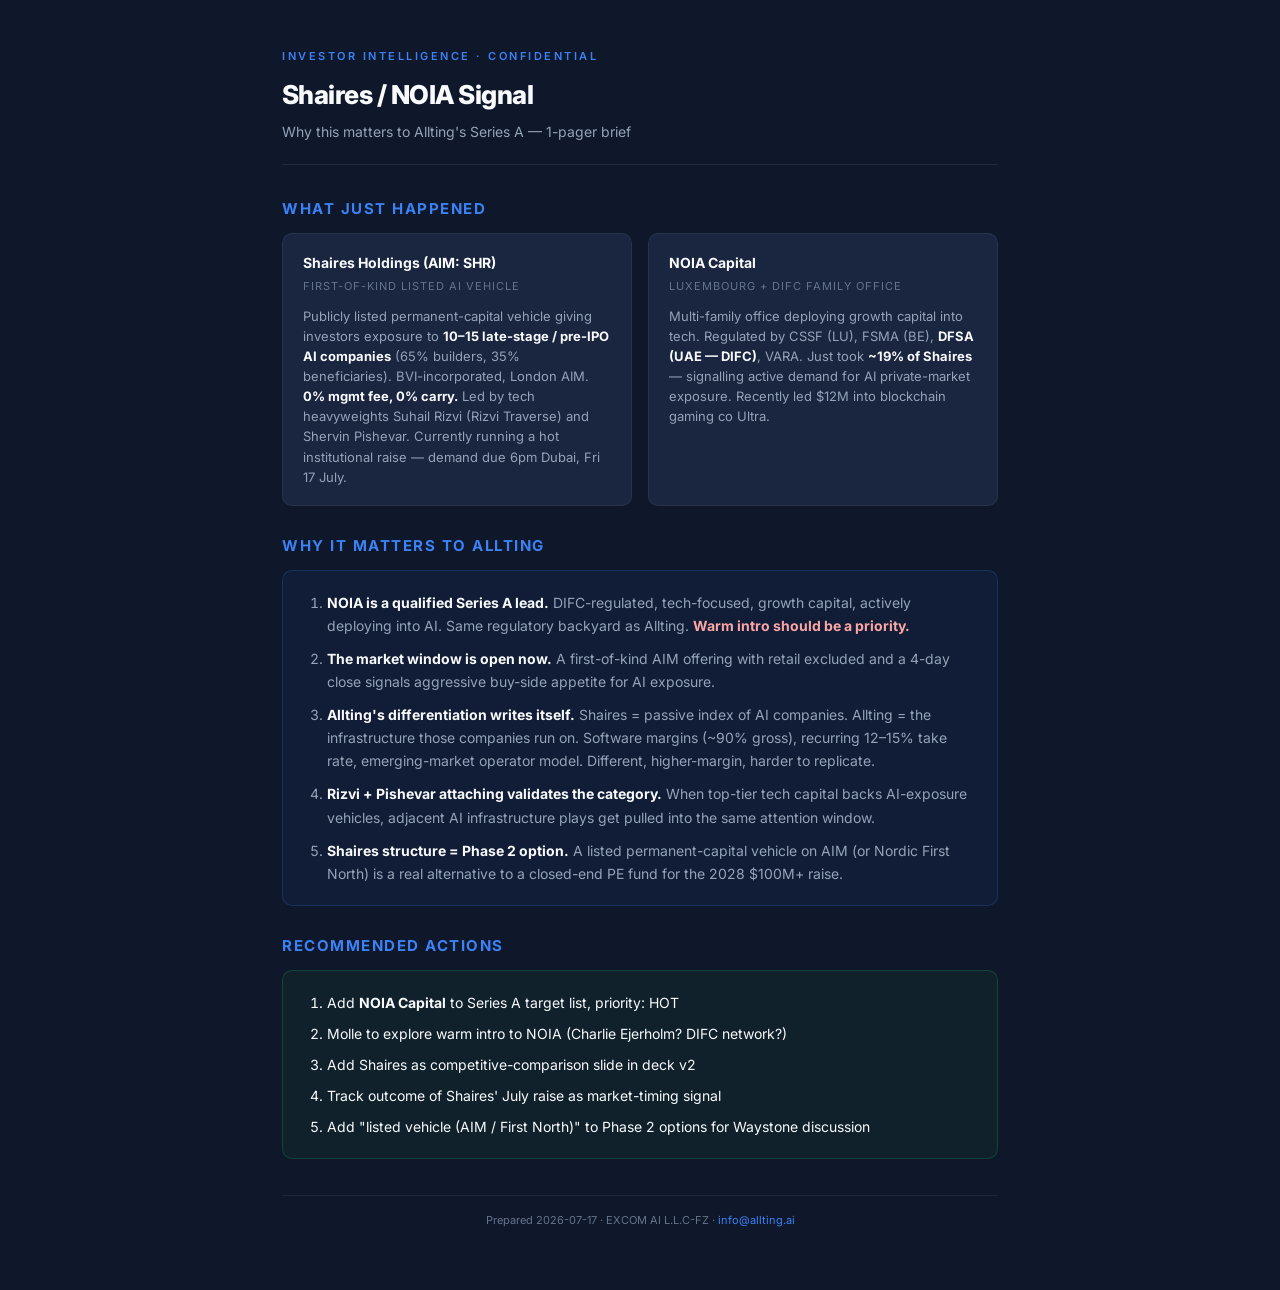
<file: insights-shaires.html>
<!DOCTYPE html>
<html lang="en">
<head>
<meta charset="UTF-8">
<meta name="viewport" content="width=device-width, initial-scale=1.0">
<title>Allting — Shaires / NOIA Signal</title>
<meta name="robots" content="noindex, nofollow">
<link rel="icon" type="image/svg+xml" href="favicon.svg">
<link href="https://fonts.googleapis.com/css2?family=Inter:wght@300;400;500;600;700;800&display=swap" rel="stylesheet">
<style>
*, *::before, *::after { margin: 0; padding: 0; box-sizing: border-box; }

:root {
  --bg: #0F172A;
  --bg-card: #1a2540;
  --accent: #3B82F6;
  --accent-light: #60A5FA;
  --text: #F8FAFC;
  --text-dim: #94A3B8;
  --text-muted: #64748B;
  --green: #22C55E;
  --amber: #F59E0B;
}

body {
  font-family: 'Inter', -apple-system, sans-serif;
  background: var(--bg);
  color: var(--text);
  -webkit-font-smoothing: antialiased;
  line-height: 1.6;
}

.page {
  max-width: 780px;
  margin: 0 auto;
  padding: 48px 32px 60px;
}

.header {
  border-bottom: 1px solid rgba(255,255,255,0.08);
  padding-bottom: 20px;
  margin-bottom: 32px;
}

.label {
  font-size: 11px;
  font-weight: 600;
  text-transform: uppercase;
  letter-spacing: 2.5px;
  color: var(--accent);
  margin-bottom: 8px;
}

h1 {
  font-size: 26px;
  font-weight: 800;
  letter-spacing: -0.02em;
  margin-bottom: 6px;
}

.subtitle {
  font-size: 14px;
  color: var(--text-dim);
}

h2 {
  font-size: 15px;
  font-weight: 700;
  text-transform: uppercase;
  letter-spacing: 1.5px;
  color: var(--accent);
  margin: 28px 0 12px;
}

h2:first-of-type { margin-top: 0; }

.two-col {
  display: grid;
  grid-template-columns: 1fr 1fr;
  gap: 16px;
  margin-bottom: 20px;
}

.card {
  background: var(--bg-card);
  border: 1px solid rgba(255,255,255,0.06);
  border-radius: 10px;
  padding: 18px 20px;
}

.card-title {
  font-size: 14px;
  font-weight: 700;
  color: var(--text);
  margin-bottom: 4px;
}

.card-sub {
  font-size: 11px;
  color: var(--text-muted);
  text-transform: uppercase;
  letter-spacing: 1px;
  margin-bottom: 10px;
}

.card p {
  font-size: 13px;
  color: var(--text-dim);
  line-height: 1.55;
}

.card strong { color: var(--text); }

.takeaways {
  background: rgba(59,130,246,0.06);
  border: 1px solid rgba(59,130,246,0.2);
  border-radius: 10px;
  padding: 20px 24px;
  margin-top: 8px;
}

.takeaways ol {
  margin: 0;
  padding-left: 20px;
  color: var(--text);
}

.takeaways li {
  font-size: 14px;
  line-height: 1.65;
  margin-bottom: 10px;
  color: var(--text-dim);
}

.takeaways li:last-child { margin-bottom: 0; }

.takeaways strong { color: var(--text); }

.actions {
  background: rgba(34,197,94,0.06);
  border: 1px solid rgba(34,197,94,0.2);
  border-radius: 10px;
  padding: 20px 24px;
  margin-top: 8px;
}

.actions ol {
  margin: 0;
  padding-left: 20px;
  color: var(--text);
}

.actions li {
  font-size: 14px;
  line-height: 1.65;
  margin-bottom: 8px;
}

.actions li:last-child { margin-bottom: 0; }

.hot {
  color: #FCA5A5;
  font-weight: 700;
}

.footer {
  margin-top: 36px;
  padding-top: 16px;
  border-top: 1px solid rgba(255,255,255,0.06);
  font-size: 11px;
  color: var(--text-muted);
  text-align: center;
}

@media print {
  body { background: white; color: #0F172A; }
  .page { padding: 20px; }
  .card, .takeaways, .actions { background: #F8FAFC; border-color: #E2E8F0; }
  p, li { color: #334155; }
  h1, h2, strong, .card strong { color: #0F172A; }
  .card-title { color: #0F172A; }
}
</style>
</head>
<body>

<div class="page">

  <div class="header">
    <div class="label">Investor Intelligence · Confidential</div>
    <h1>Shaires / NOIA Signal</h1>
    <p class="subtitle">Why this matters to Allting's Series A — 1-pager brief</p>
  </div>

  <h2>What just happened</h2>
  <div class="two-col">
    <div class="card">
      <div class="card-title">Shaires Holdings (AIM: SHR)</div>
      <div class="card-sub">First-of-kind listed AI vehicle</div>
      <p>Publicly listed permanent-capital vehicle giving investors exposure to <strong>10–15 late-stage / pre-IPO AI companies</strong> (65% builders, 35% beneficiaries). BVI-incorporated, London AIM. <strong>0% mgmt fee, 0% carry.</strong> Led by tech heavyweights Suhail Rizvi (Rizvi Traverse) and Shervin Pishevar. Currently running a hot institutional raise — demand due 6pm Dubai, Fri 17 July.</p>
    </div>
    <div class="card">
      <div class="card-title">NOIA Capital</div>
      <div class="card-sub">Luxembourg + DIFC family office</div>
      <p>Multi-family office deploying growth capital into tech. Regulated by CSSF (LU), FSMA (BE), <strong>DFSA (UAE — DIFC)</strong>, VARA. Just took <strong>~19% of Shaires</strong> — signalling active demand for AI private-market exposure. Recently led $12M into blockchain gaming co Ultra.</p>
    </div>
  </div>

  <h2>Why it matters to Allting</h2>
  <div class="takeaways">
    <ol>
      <li><strong>NOIA is a qualified Series A lead.</strong> DIFC-regulated, tech-focused, growth capital, actively deploying into AI. Same regulatory backyard as Allting. <span class="hot">Warm intro should be a priority.</span></li>
      <li><strong>The market window is open now.</strong> A first-of-kind AIM offering with retail excluded and a 4-day close signals aggressive buy-side appetite for AI exposure.</li>
      <li><strong>Allting's differentiation writes itself.</strong> Shaires = passive index of AI companies. Allting = the infrastructure those companies run on. Software margins (~90% gross), recurring 12–15% take rate, emerging-market operator model. Different, higher-margin, harder to replicate.</li>
      <li><strong>Rizvi + Pishevar attaching validates the category.</strong> When top-tier tech capital backs AI-exposure vehicles, adjacent AI infrastructure plays get pulled into the same attention window.</li>
      <li><strong>Shaires structure = Phase 2 option.</strong> A listed permanent-capital vehicle on AIM (or Nordic First North) is a real alternative to a closed-end PE fund for the 2028 $100M+ raise.</li>
    </ol>
  </div>

  <h2>Recommended actions</h2>
  <div class="actions">
    <ol>
      <li>Add <strong>NOIA Capital</strong> to Series A target list, priority: HOT</li>
      <li>Molle to explore warm intro to NOIA (Charlie Ejerholm? DIFC network?)</li>
      <li>Add Shaires as competitive-comparison slide in deck v2</li>
      <li>Track outcome of Shaires' July raise as market-timing signal</li>
      <li>Add "listed vehicle (AIM / First North)" to Phase 2 options for Waystone discussion</li>
    </ol>
  </div>

  <div class="footer">
    Prepared 2026-07-17 · EXCOM AI L.L.C-FZ · <a href="mailto:info@allting.ai" style="color: var(--accent); text-decoration: none;">info@allting.ai</a>
  </div>

</div>

</body>
</html>
</file>
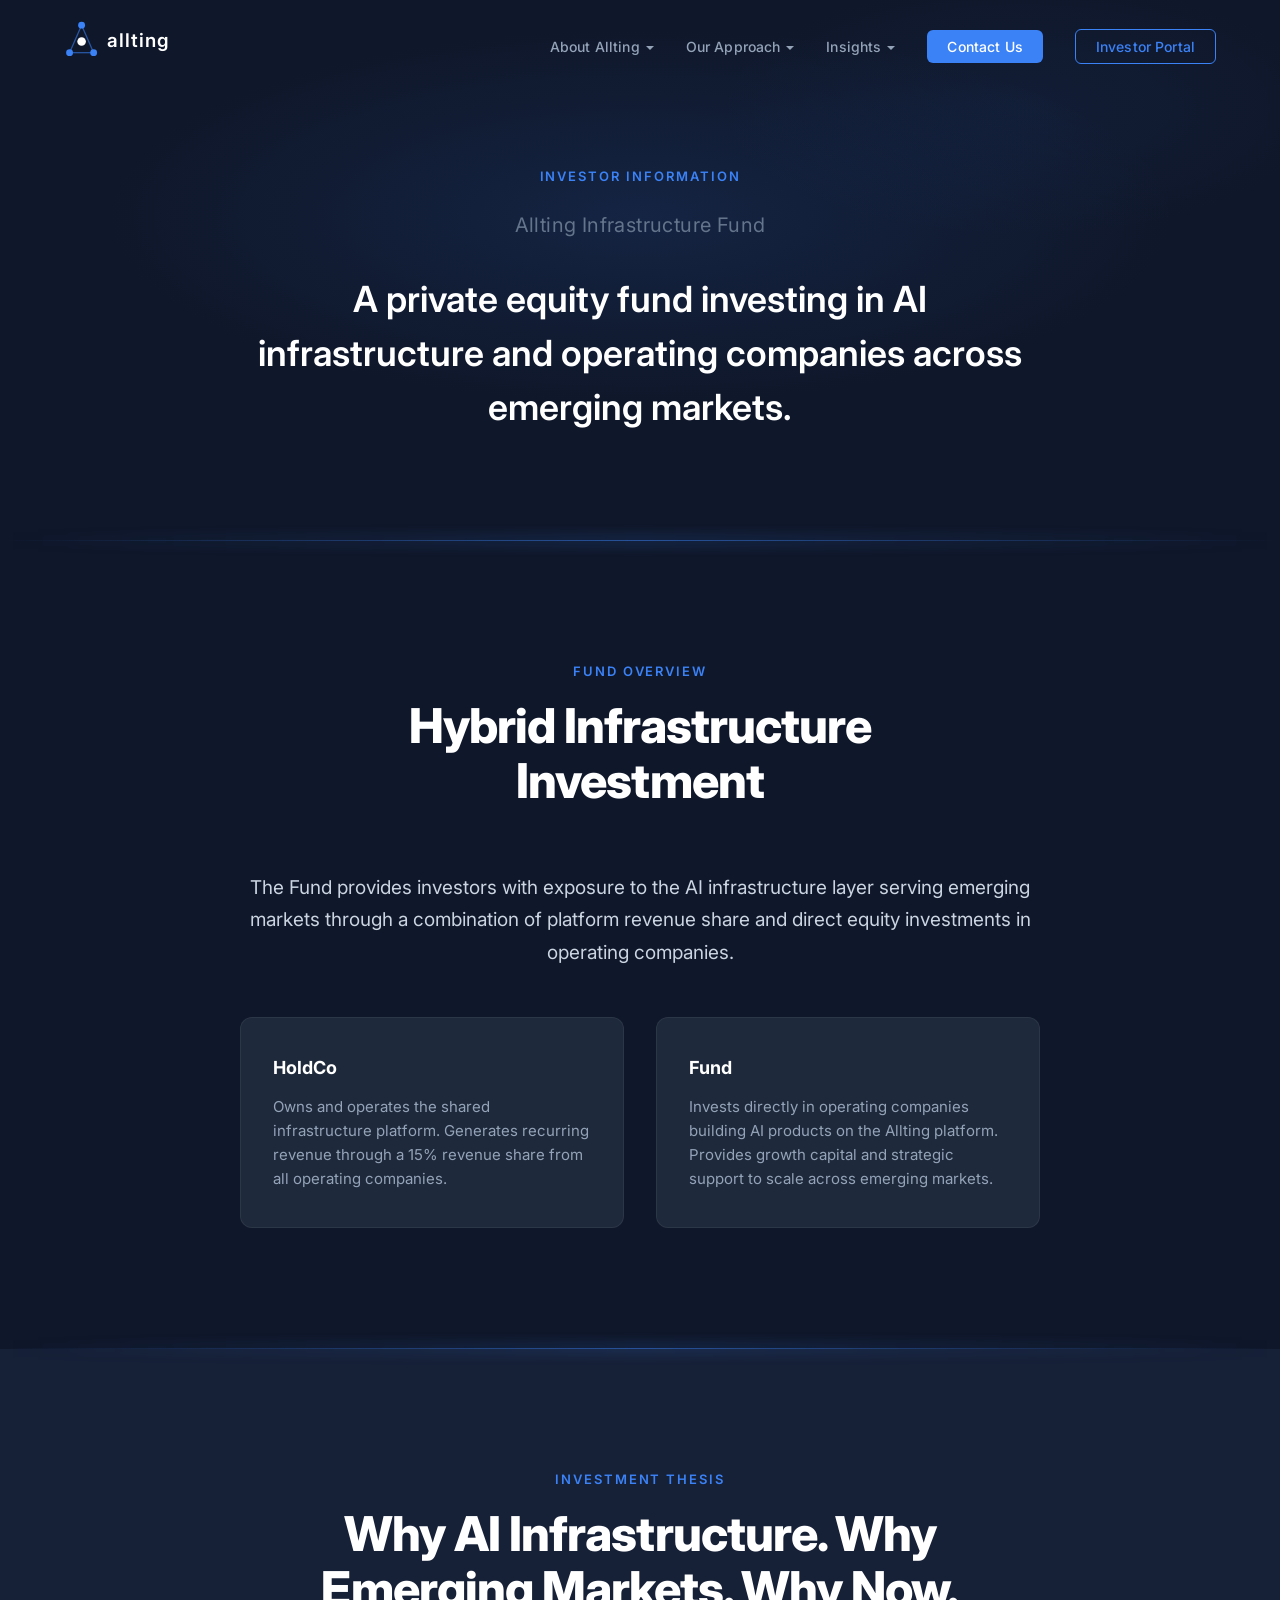
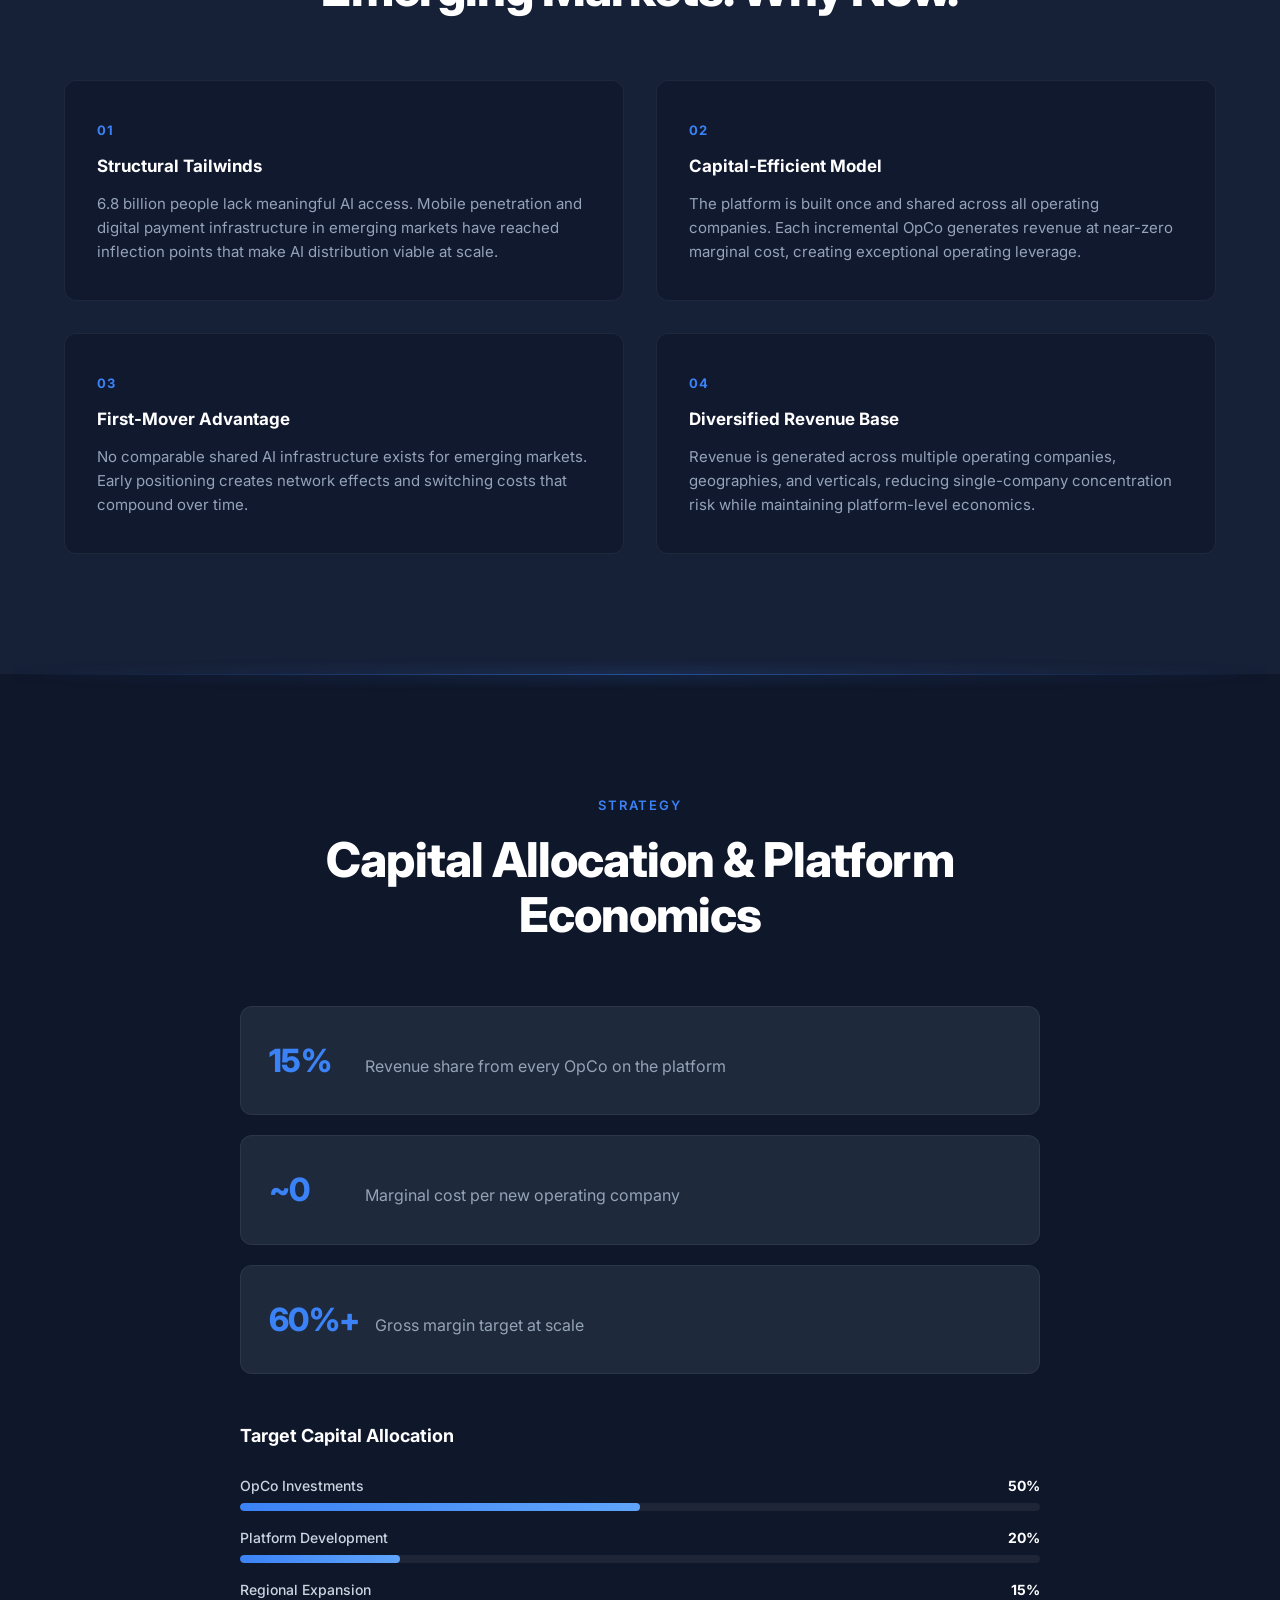
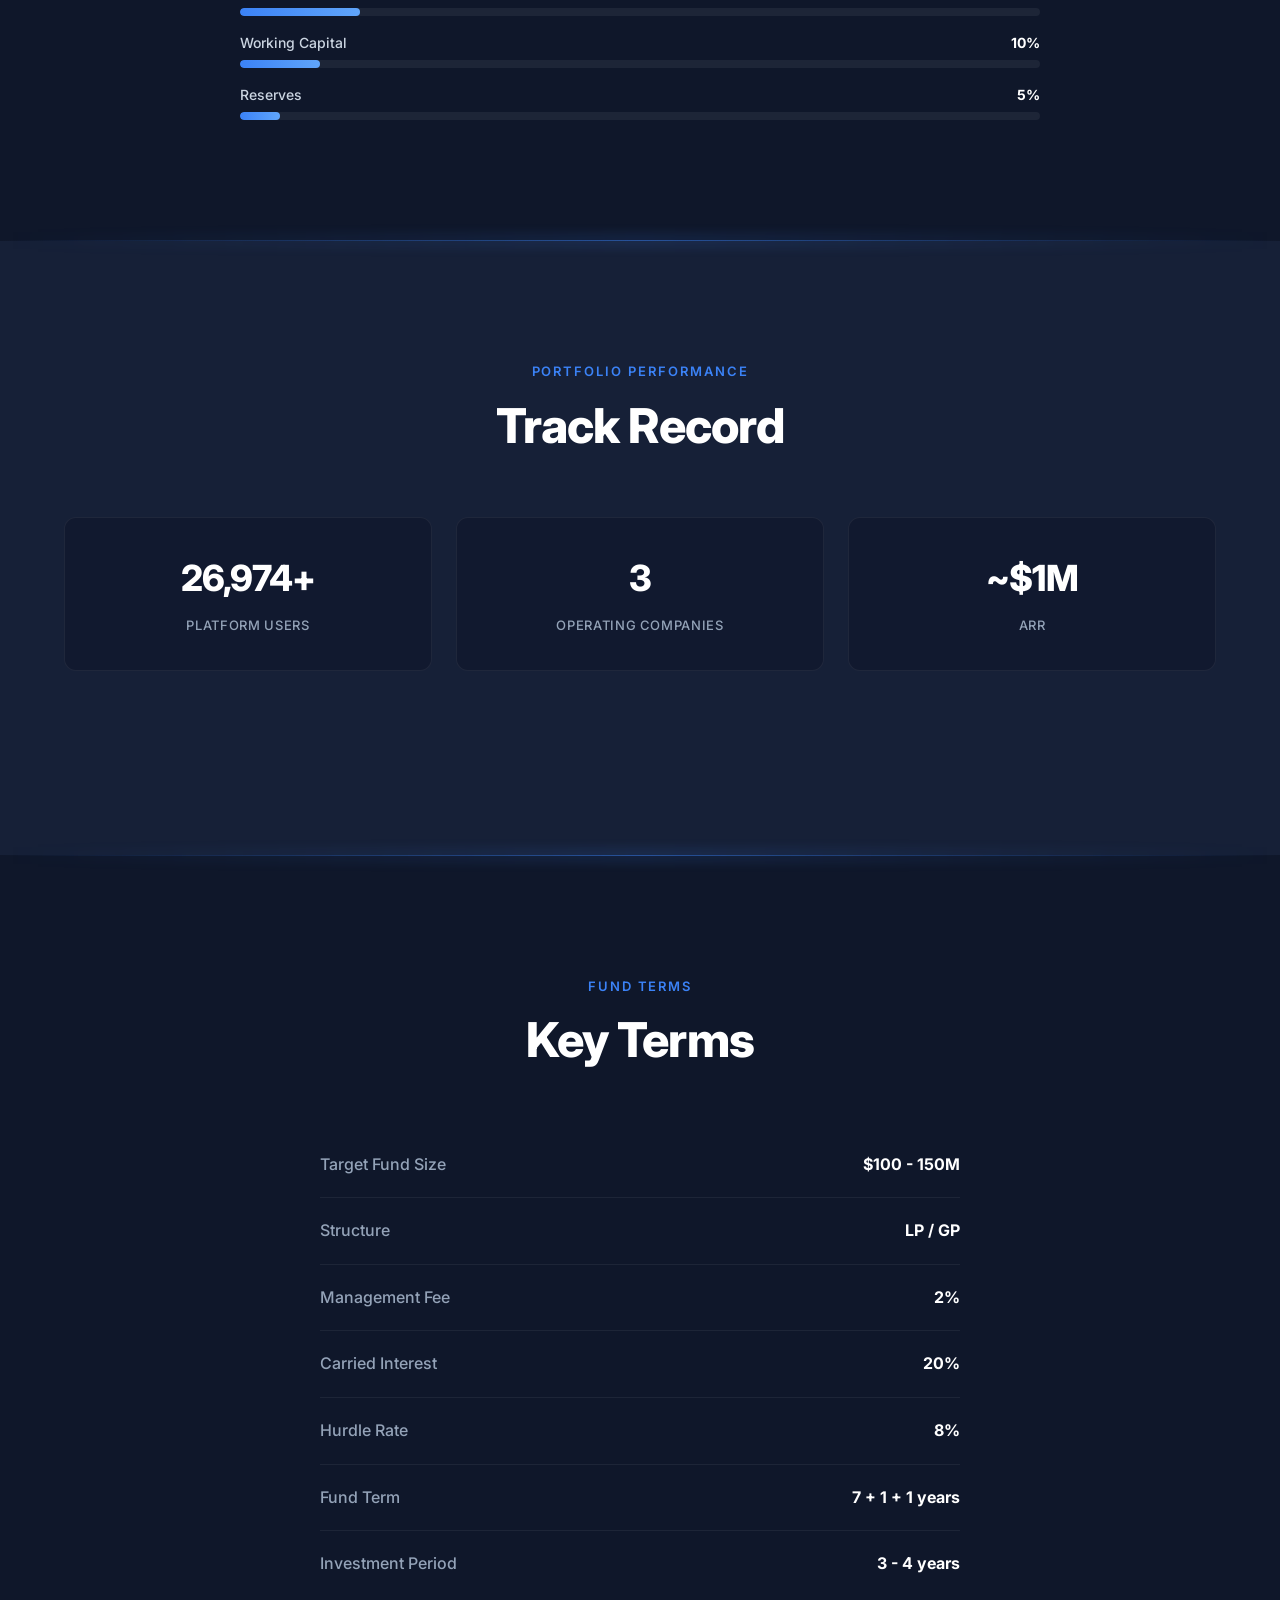
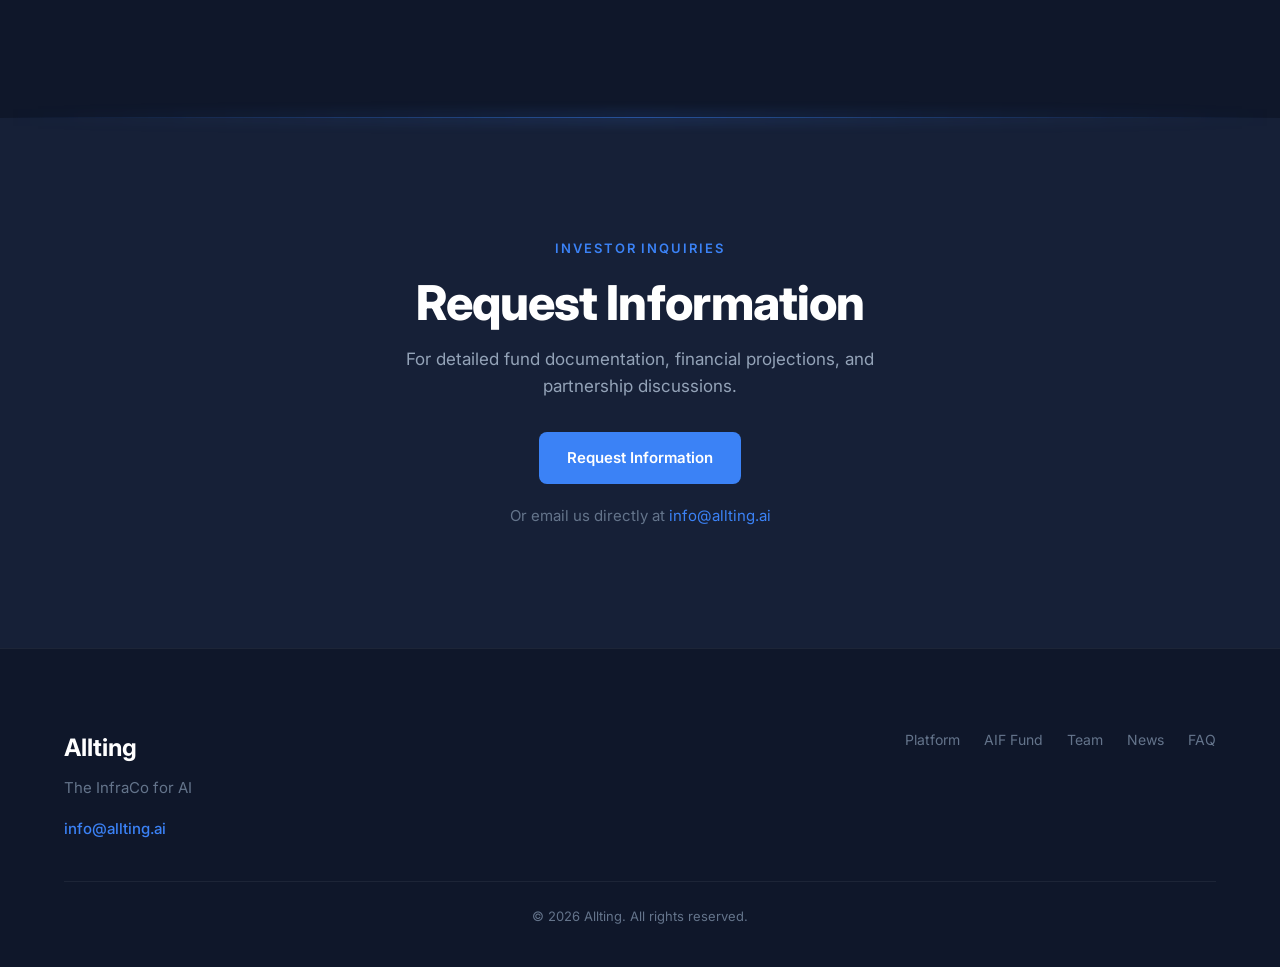
<file: invest.html>
<!DOCTYPE html>
<html lang="en">
<head>
  <meta charset="UTF-8">
  <meta name="viewport" content="width=device-width, initial-scale=1.0">
  <title>Allting Infrastructure Fund — Investor Information</title>
  <meta name="description" content="A private equity fund investing in AI infrastructure and operating companies across emerging markets.">

  <!-- Favicons -->
  <link rel="icon" type="image/svg+xml" href="favicon.svg">
  <link rel="icon" type="image/x-icon" href="favicon.ico" sizes="32x32">
  <link rel="apple-touch-icon" href="apple-touch-icon.png">

  <!-- Open Graph -->
  <meta property="og:type" content="website">
  <meta property="og:url" content="https://allting.ai/invest.html">
  <meta property="og:title" content="Allting Infrastructure Fund">
  <meta property="og:description" content="A private equity fund investing in AI infrastructure and operating companies across emerging markets.">
  <meta property="og:image" content="https://allting.ai/og-image.png">

  <!-- SEO -->
  <link rel="canonical" href="https://allting.ai/invest.html">
  <meta name="theme-color" content="#0F172A">

  <link rel="preconnect" href="https://fonts.googleapis.com">
  <link rel="preconnect" href="https://fonts.gstatic.com" crossorigin>
  <link href="https://fonts.googleapis.com/css2?family=Inter:wght@300;400;500;600;700;800&display=swap" rel="stylesheet">
  <link rel="stylesheet" href="style.css">
</head>
<body>

  <!-- Navigation -->
  <nav class="nav" id="nav" role="navigation" aria-label="Main navigation">
    <div class="nav-inner">
      <a href="/" class="nav-logo" aria-label="Allting home">
        <svg xmlns="http://www.w3.org/2000/svg" viewBox="0 0 220 50" width="190" height="43" class="nav-logo-svg">
          <line x1="20" y1="6" x2="6" y2="38" stroke="#3B82F6" stroke-width="1.5" opacity="0.6"/>
          <line x1="20" y1="6" x2="34" y2="38" stroke="#3B82F6" stroke-width="1.5" opacity="0.6"/>
          <line x1="6" y1="38" x2="34" y2="38" stroke="#3B82F6" stroke-width="1.5" opacity="0.6"/>
          <circle cx="20" cy="6" r="4" fill="#3B82F6"/>
          <circle cx="6" cy="38" r="4" fill="#3B82F6"/>
          <circle cx="34" cy="38" r="4" fill="#3B82F6"/>
          <circle cx="20" cy="25" r="5" fill="#FFFFFF"/>
          <text x="50" y="31" font-family="Inter, Arial, Helvetica, sans-serif" font-size="22" font-weight="600" fill="#FFFFFF" letter-spacing="1">allting</text>
        </svg>
      </a>
      <button class="nav-toggle" id="navToggle" aria-label="Toggle menu">
        <span></span><span></span><span></span>
      </button>
      <ul class="nav-links" id="navLinks">
        <li class="nav-dropdown">
          <a href="#" class="nav-dropdown-trigger">About Allting</a>
          <ul class="nav-dropdown-menu">
            <li><a href="/">Platform</a></li>
            <li><a href="about.html#team">Team</a></li>
            <li><a href="faq.html">FAQ</a></li>
          </ul>
        </li>
        <li class="nav-dropdown">
          <a href="#" class="nav-dropdown-trigger">Our Approach</a>
          <ul class="nav-dropdown-menu">
            <li><a href="invest.html">AIF Fund</a></li>
            <li><a href="opportunities.html">Opportunities</a></li>
            <li><a href="democratisation.html">AI Democratisation</a></li>
          </ul>
        </li>
        <li class="nav-dropdown">
          <a href="#" class="nav-dropdown-trigger">Insights</a>
          <ul class="nav-dropdown-menu">
            <li><a href="news.html">News</a></li>
            <li><a href="career.html">Career</a></li>
            <li><a href="master-thesis.html">Master Thesis</a></li>
          </ul>
        </li>
        <li><a href="https://bookings.cloud.microsoft/book/AlltingTheSharedInfrastructureLayerforAI@excom.ai/?ismsaljsauthenabled=true" target="_blank" rel="noopener" class="nav-cta">Contact Us</a></li>
        <li><a href="invest.html#investor-contact" class="nav-cta nav-cta-accent">Investor Portal</a></li>
      </ul>
    </div>
  </nav>

  <!-- Hero (no particle animation -- clean, institutional) -->
  <section class="hero hero-minimal" id="hero" role="banner" aria-label="Hero">
    <div class="hero-bg">
      <div class="hero-gradient"></div>
    </div>
    <div class="container">
      <div class="hero-content">
        <p class="hero-label fade-in">Investor Information</p>
        <h1 class="hero-title fade-in">Allting Infrastructure Fund</h1>
        <p class="hero-subtitle fade-in">A private equity fund investing in AI infrastructure and operating companies across emerging markets.</p>
      </div>
    </div>
  </section>

  <!-- Section Divider -->
  <div class="section-divider"></div>

  <!-- Fund Overview -->
  <section class="section" id="fund-overview" aria-label="Fund Overview">
    <div class="container">
      <div class="section-header fade-in">
        <p class="section-label">Fund Overview</p>
        <h2 class="section-title">Hybrid Infrastructure Investment</h2>
      </div>
      <div class="fund-overview-content fade-in">
        <p class="fund-lead-text">The Fund provides investors with exposure to the AI infrastructure layer serving emerging markets through a combination of platform revenue share and direct equity investments in operating companies.</p>
        <div class="fund-structure-grid">
          <div class="fund-structure-card">
            <h3>HoldCo</h3>
            <p>Owns and operates the shared infrastructure platform. Generates recurring revenue through a 15% revenue share from all operating companies.</p>
          </div>
          <div class="fund-structure-card">
            <h3>Fund</h3>
            <p>Invests directly in operating companies building AI products on the Allting platform. Provides growth capital and strategic support to scale across emerging markets.</p>
          </div>
        </div>
      </div>
    </div>
  </section>

  <!-- Section Divider -->
  <div class="section-divider"></div>

  <!-- Investment Thesis -->
  <section class="section section-dark" id="thesis" aria-label="Investment Thesis">
    <div class="container">
      <div class="section-header fade-in">
        <p class="section-label">Investment Thesis</p>
        <h2 class="section-title">Why AI Infrastructure. Why Emerging Markets. Why Now.</h2>
      </div>
      <div class="thesis-grid fade-in">
        <div class="thesis-item">
          <span class="thesis-number">01</span>
          <h3>Structural Tailwinds</h3>
          <p>6.8 billion people lack meaningful AI access. Mobile penetration and digital payment infrastructure in emerging markets have reached inflection points that make AI distribution viable at scale.</p>
        </div>
        <div class="thesis-item">
          <span class="thesis-number">02</span>
          <h3>Capital-Efficient Model</h3>
          <p>The platform is built once and shared across all operating companies. Each incremental OpCo generates revenue at near-zero marginal cost, creating exceptional operating leverage.</p>
        </div>
        <div class="thesis-item">
          <span class="thesis-number">03</span>
          <h3>First-Mover Advantage</h3>
          <p>No comparable shared AI infrastructure exists for emerging markets. Early positioning creates network effects and switching costs that compound over time.</p>
        </div>
        <div class="thesis-item">
          <span class="thesis-number">04</span>
          <h3>Diversified Revenue Base</h3>
          <p>Revenue is generated across multiple operating companies, geographies, and verticals, reducing single-company concentration risk while maintaining platform-level economics.</p>
        </div>
      </div>
    </div>
  </section>

  <!-- Section Divider -->
  <div class="section-divider"></div>

  <!-- Strategy -->
  <section class="section" id="strategy" aria-label="Strategy">
    <div class="container">
      <div class="section-header fade-in">
        <p class="section-label">Strategy</p>
        <h2 class="section-title">Capital Allocation & Platform Economics</h2>
      </div>
      <div class="strategy-content">
        <div class="strategy-model fade-in">
          <div class="model-metric">
            <span class="model-metric-value">15%</span>
            <span class="model-metric-label">Revenue share from every OpCo on the platform</span>
          </div>
          <div class="model-metric">
            <span class="model-metric-value">~0</span>
            <span class="model-metric-label">Marginal cost per new operating company</span>
          </div>
          <div class="model-metric">
            <span class="model-metric-value">60%+</span>
            <span class="model-metric-label">Gross margin target at scale</span>
          </div>
        </div>
        <div class="allocation-section fade-in">
          <h3 class="allocation-title">Target Capital Allocation</h3>
          <div class="allocation-grid">
            <div class="allocation-bar-item">
              <div class="allocation-bar-header">
                <span class="allocation-bar-label">OpCo Investments</span>
                <span class="allocation-bar-pct">50%</span>
              </div>
              <div class="allocation-bar"><div class="allocation-bar-fill" style="width: 50%;"></div></div>
            </div>
            <div class="allocation-bar-item">
              <div class="allocation-bar-header">
                <span class="allocation-bar-label">Platform Development</span>
                <span class="allocation-bar-pct">20%</span>
              </div>
              <div class="allocation-bar"><div class="allocation-bar-fill" style="width: 20%;"></div></div>
            </div>
            <div class="allocation-bar-item">
              <div class="allocation-bar-header">
                <span class="allocation-bar-label">Regional Expansion</span>
                <span class="allocation-bar-pct">15%</span>
              </div>
              <div class="allocation-bar"><div class="allocation-bar-fill" style="width: 15%;"></div></div>
            </div>
            <div class="allocation-bar-item">
              <div class="allocation-bar-header">
                <span class="allocation-bar-label">Working Capital</span>
                <span class="allocation-bar-pct">10%</span>
              </div>
              <div class="allocation-bar"><div class="allocation-bar-fill" style="width: 10%;"></div></div>
            </div>
            <div class="allocation-bar-item">
              <div class="allocation-bar-header">
                <span class="allocation-bar-label">Reserves</span>
                <span class="allocation-bar-pct">5%</span>
              </div>
              <div class="allocation-bar"><div class="allocation-bar-fill" style="width: 5%;"></div></div>
            </div>
          </div>
        </div>
      </div>
    </div>
  </section>

  <!-- Section Divider -->
  <div class="section-divider"></div>

  <!-- Track Record -->
  <section class="section section-dark" id="track-record" aria-label="Track Record">
    <div class="container">
      <div class="section-header fade-in">
        <p class="section-label">Portfolio Performance</p>
        <h2 class="section-title">Track Record</h2>
      </div>
      <div class="traction-stats traction-stats-3 fade-in">
        <div class="traction-stat">
          <span class="traction-stat-value counter" data-target="41500" data-suffix="+" data-separator=",">41,500+</span>
          <span class="traction-stat-label">Platform Users</span>
        </div>
        <div class="traction-stat">
          <span class="traction-stat-value counter" data-target="4">4</span>
          <span class="traction-stat-label">Operating Companies</span>
        </div>
        <div class="traction-stat">
          <span class="traction-stat-value counter" data-target="1" data-prefix="~$" data-suffix="M">~$1M</span>
          <span class="traction-stat-label">ARR</span>
        </div>
      </div>
    </div>
  </section>

  <!-- Section Divider -->
  <div class="section-divider"></div>

  <!-- Fund Terms -->
  <section class="section" id="terms" aria-label="Fund Terms">
    <div class="container">
      <div class="section-header fade-in">
        <p class="section-label">Fund Terms</p>
        <h2 class="section-title">Key Terms</h2>
      </div>
      <div class="fund-terms-table fade-in">
        <table>
          <tbody>
            <tr>
              <td class="term-label">Target Fund Size</td>
              <td class="term-value">$100 - 150M</td>
            </tr>
            <tr>
              <td class="term-label">Structure</td>
              <td class="term-value">LP / GP</td>
            </tr>
            <tr>
              <td class="term-label">Management Fee</td>
              <td class="term-value">2%</td>
            </tr>
            <tr>
              <td class="term-label">Carried Interest</td>
              <td class="term-value">20%</td>
            </tr>
            <tr>
              <td class="term-label">Hurdle Rate</td>
              <td class="term-value">8%</td>
            </tr>
            <tr>
              <td class="term-label">Fund Term</td>
              <td class="term-value">7 + 1 + 1 years</td>
            </tr>
            <tr>
              <td class="term-label">Investment Period</td>
              <td class="term-value">3 - 4 years</td>
            </tr>
          </tbody>
        </table>
      </div>
    </div>
  </section>

  <!-- Section Divider -->
  <div class="section-divider"></div>

  <!-- Investor Contact -->
  <section class="section section-dark" id="investor-contact" aria-label="Investor Contact">
    <div class="container">
      <div class="investor-contact-block fade-in">
        <p class="section-label">Investor Inquiries</p>
        <h2 class="section-title">Request Information</h2>
        <p class="investor-contact-desc">For detailed fund documentation, financial projections, and partnership discussions.</p>
        <a href="mailto:info@allting.ai" class="btn btn-primary">Request Information</a>
        <p class="investor-contact-email">Or email us directly at <a href="mailto:info@allting.ai">info@allting.ai</a></p>
      </div>
    </div>
  </section>

  <!-- Contact / Footer -->
  <footer class="footer" id="contact" role="contentinfo" aria-label="Contact and footer">
    <div class="container">
      <div class="footer-content fade-in">
        <div class="footer-main">
          <span class="footer-logo">Allting</span>
          <p class="footer-tagline">The InfraCo for AI</p>
          <a href="mailto:info@allting.ai" class="footer-email">info@allting.ai</a>
        </div>
        <div class="footer-links">
          <a href="/">Platform</a>
          <a href="invest.html">AIF Fund</a>
          <a href="about.html#team">Team</a>
          <a href="news.html">News</a>
          <a href="faq.html">FAQ</a>
        </div>
      </div>
      <div class="footer-bottom">
        <p>&copy; 2026 Allting. All rights reserved.</p>
      </div>
    </div>
  </footer>

  <script src="main.js" defer></script>
</body>
</html>
</file>
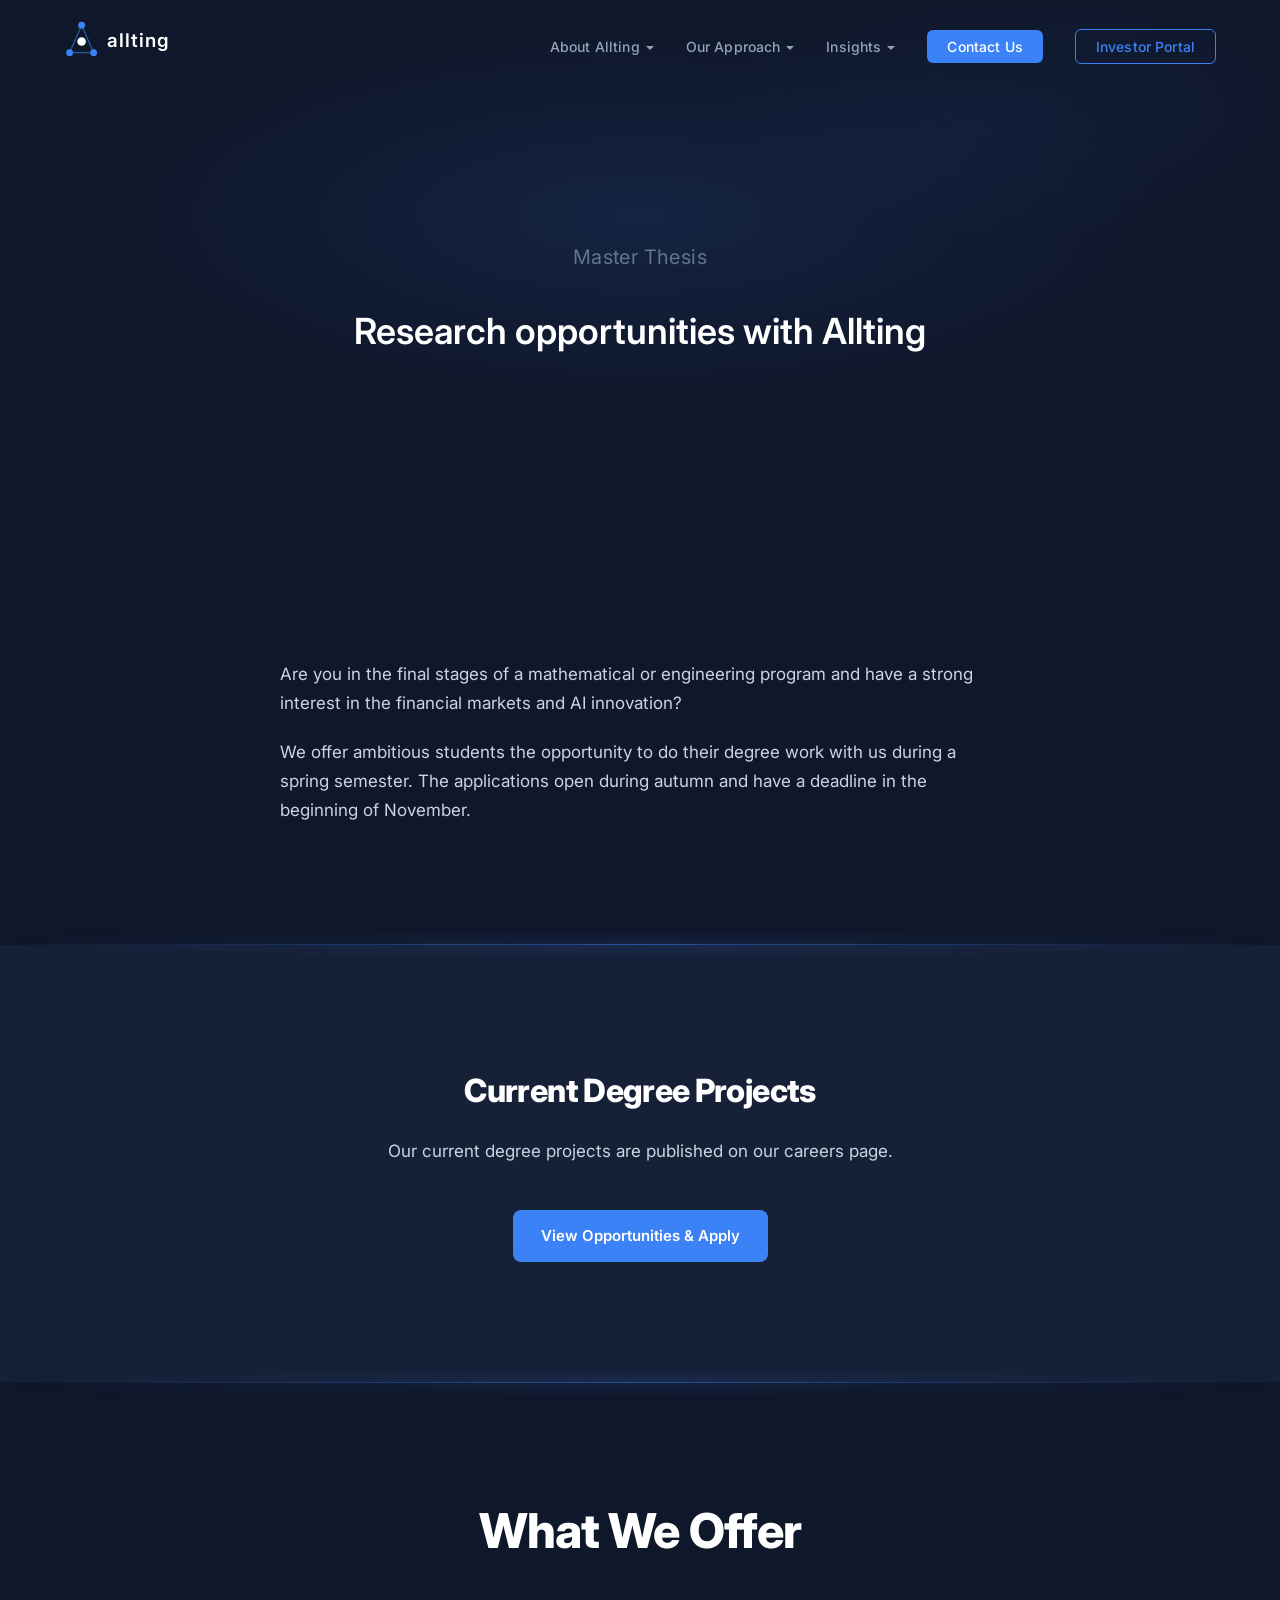
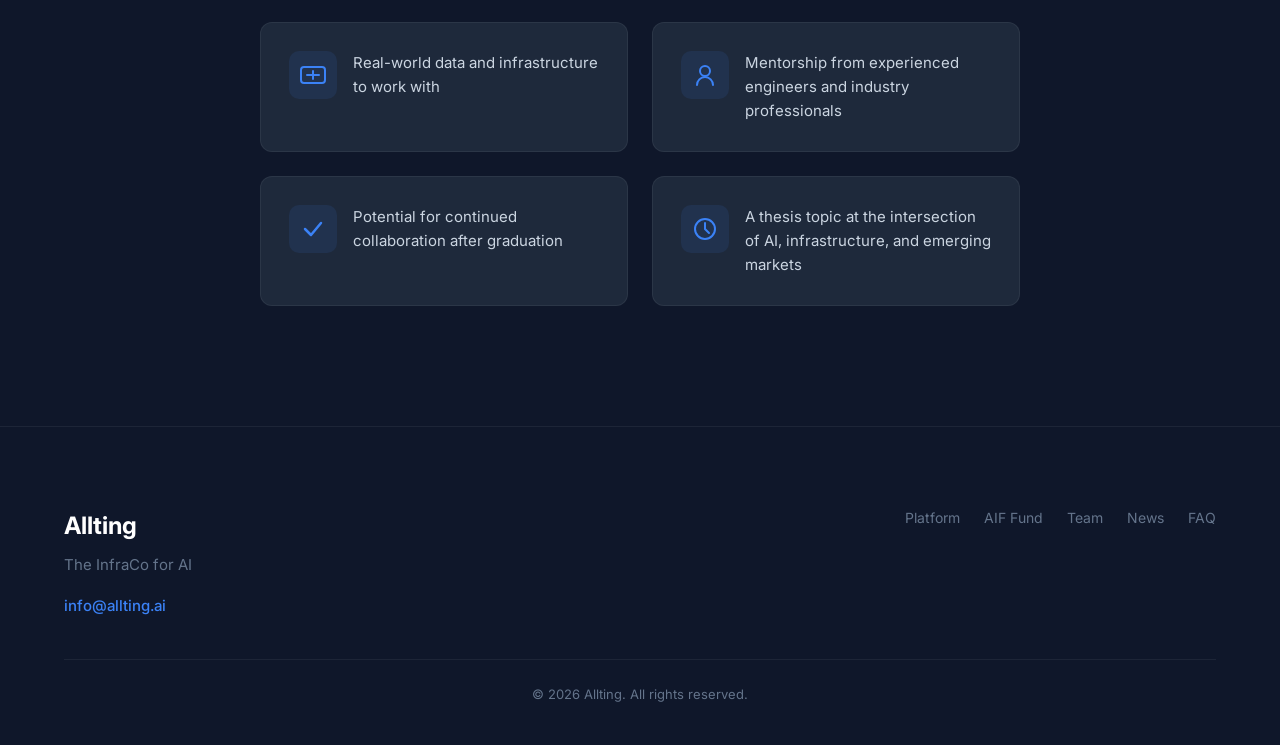
<file: master-thesis.html>
<!DOCTYPE html>
<html lang="en">
<head>
  <meta charset="UTF-8">
  <meta name="viewport" content="width=device-width, initial-scale=1.0">
  <title>Master Thesis — Allting</title>
  <meta name="description" content="Master thesis research and academic partnerships with Allting.">
  <link rel="icon" type="image/svg+xml" href="favicon.svg">
  <link rel="icon" type="image/x-icon" href="favicon.ico" sizes="32x32">
  <link rel="apple-touch-icon" href="apple-touch-icon.png">
  <meta property="og:type" content="website">
  <meta property="og:url" content="https://allting.ai/master-thesis.html">
  <meta property="og:title" content="Master Thesis — Allting">
  <meta property="og:description" content="Master thesis research and academic partnerships with Allting.">
  <meta property="og:image" content="https://allting.ai/og-image.png">
  <link rel="canonical" href="https://allting.ai/master-thesis.html">
  <meta name="theme-color" content="#0F172A">
  <link rel="preconnect" href="https://fonts.googleapis.com">
  <link rel="preconnect" href="https://fonts.gstatic.com" crossorigin>
  <link href="https://fonts.googleapis.com/css2?family=Inter:wght@300;400;500;600;700;800&display=swap" rel="stylesheet">
  <link rel="stylesheet" href="style.css">
</head>
<body>

  <!-- Navigation -->
  <nav class="nav" id="nav" role="navigation" aria-label="Main navigation">
    <div class="nav-inner">
      <a href="/" class="nav-logo" aria-label="Allting home">
        <svg xmlns="http://www.w3.org/2000/svg" viewBox="0 0 220 50" width="190" height="43" class="nav-logo-svg">
          <line x1="20" y1="6" x2="6" y2="38" stroke="#3B82F6" stroke-width="1.5" opacity="0.6"/>
          <line x1="20" y1="6" x2="34" y2="38" stroke="#3B82F6" stroke-width="1.5" opacity="0.6"/>
          <line x1="6" y1="38" x2="34" y2="38" stroke="#3B82F6" stroke-width="1.5" opacity="0.6"/>
          <circle cx="20" cy="6" r="4" fill="#3B82F6"/>
          <circle cx="6" cy="38" r="4" fill="#3B82F6"/>
          <circle cx="34" cy="38" r="4" fill="#3B82F6"/>
          <circle cx="20" cy="25" r="5" fill="#FFFFFF"/>
          <text x="50" y="31" font-family="Inter, Arial, Helvetica, sans-serif" font-size="22" font-weight="600" fill="#FFFFFF" letter-spacing="1">allting</text>
        </svg>
      </a>
      <button class="nav-toggle" id="navToggle" aria-label="Toggle menu">
        <span></span><span></span><span></span>
      </button>
      <ul class="nav-links" id="navLinks">
        <li class="nav-dropdown">
          <a href="#" class="nav-dropdown-trigger">About Allting</a>
          <ul class="nav-dropdown-menu">
            <li><a href="/">Platform</a></li>
            <li><a href="about.html#team">Team</a></li>
            <li><a href="faq.html">FAQ</a></li>
          </ul>
        </li>
        <li class="nav-dropdown">
          <a href="#" class="nav-dropdown-trigger">Our Approach</a>
          <ul class="nav-dropdown-menu">
            <li><a href="invest.html">AIF Fund</a></li>
            <li><a href="opportunities.html">Opportunities</a></li>
            <li><a href="democratisation.html">AI Democratisation</a></li>
          </ul>
        </li>
        <li class="nav-dropdown">
          <a href="#" class="nav-dropdown-trigger">Insights</a>
          <ul class="nav-dropdown-menu">
            <li><a href="news.html">News</a></li>
            <li><a href="career.html">Career</a></li>
            <li><a href="master-thesis.html">Master Thesis</a></li>
          </ul>
        </li>
        <li><a href="https://bookings.cloud.microsoft/book/AlltingTheSharedInfrastructureLayerforAI@excom.ai/?ismsaljsauthenabled=true" target="_blank" rel="noopener" class="nav-cta">Contact Us</a></li>
        <li><a href="invest.html#investor-contact" class="nav-cta nav-cta-accent">Investor Portal</a></li>
      </ul>
    </div>
  </nav>

  <!-- Hero -->
  <section class="hero hero-minimal" id="hero" role="banner" aria-label="Hero">
    <div class="hero-bg">
      <div class="hero-gradient"></div>
    </div>
    <div class="container">
      <div class="hero-content">
        <h1 class="hero-title fade-in">Master Thesis</h1>
        <p class="hero-subtitle fade-in">Research opportunities with Allting</p>
      </div>
    </div>
  </section>

  <!-- Thesis Info -->
  <section class="section" id="thesis-info" aria-label="Thesis Information">
    <div class="container">
      <div class="content-block fade-in" style="max-width: 720px; margin: 0 auto;">
        <p class="content-text">Are you in the final stages of a mathematical or engineering program and have a strong interest in the financial markets and AI innovation?</p>
        <p class="content-text">We offer ambitious students the opportunity to do their degree work with us during a spring semester. The applications open during autumn and have a deadline in the beginning of November.</p>
      </div>
    </div>
  </section>

  <div class="section-divider"></div>

  <!-- Current Degree Projects -->
  <section class="section section-dark" id="degree-projects" aria-label="Current Degree Projects">
    <div class="container">
      <div class="content-block fade-in" style="max-width: 720px; margin: 0 auto; text-align: center;">
        <h2 class="content-heading">Current Degree Projects</h2>
        <p class="content-text">Our current degree projects are published on our careers page.</p>
        <a href="https://bookings.cloud.microsoft/book/AlltingTheSharedInfrastructureLayerforAI@excom.ai/?ismsaljsauthenabled=true" target="_blank" rel="noopener" class="btn btn-primary" style="margin-top: 24px;">View Opportunities & Apply</a>
      </div>
    </div>
  </section>

  <div class="section-divider"></div>

  <!-- What We Offer -->
  <section class="section" id="what-we-offer" aria-label="What We Offer">
    <div class="container">
      <div class="section-header fade-in">
        <h2 class="section-title">What We Offer</h2>
      </div>
      <div class="offer-grid">
        <div class="offer-item fade-in">
          <div class="offer-icon">
            <svg width="32" height="32" viewBox="0 0 32 32" fill="none"><rect x="4" y="8" width="24" height="16" rx="3" stroke="#3B82F6" stroke-width="2"/><path d="M10 16h12M16 12v8" stroke="#3B82F6" stroke-width="2" stroke-linecap="round"/></svg>
          </div>
          <p>Real-world data and infrastructure to work with</p>
        </div>
        <div class="offer-item fade-in">
          <div class="offer-icon">
            <svg width="32" height="32" viewBox="0 0 32 32" fill="none"><circle cx="16" cy="12" r="5" stroke="#3B82F6" stroke-width="2"/><path d="M8 26c0-4.4 3.6-8 8-8s8 3.6 8 8" stroke="#3B82F6" stroke-width="2" stroke-linecap="round"/></svg>
          </div>
          <p>Mentorship from experienced engineers and industry professionals</p>
        </div>
        <div class="offer-item fade-in">
          <div class="offer-icon">
            <svg width="32" height="32" viewBox="0 0 32 32" fill="none"><path d="M8 16l6 6 10-12" stroke="#3B82F6" stroke-width="2.5" stroke-linecap="round" stroke-linejoin="round"/></svg>
          </div>
          <p>Potential for continued collaboration after graduation</p>
        </div>
        <div class="offer-item fade-in">
          <div class="offer-icon">
            <svg width="32" height="32" viewBox="0 0 32 32" fill="none"><circle cx="16" cy="16" r="10" stroke="#3B82F6" stroke-width="2"/><path d="M16 10v6l4 4" stroke="#3B82F6" stroke-width="2" stroke-linecap="round"/></svg>
          </div>
          <p>A thesis topic at the intersection of AI, infrastructure, and emerging markets</p>
        </div>
      </div>
    </div>
  </section>

  <!-- Footer -->
  <footer class="footer" id="contact" role="contentinfo" aria-label="Contact and footer">
    <div class="container">
      <div class="footer-content fade-in">
        <div class="footer-main">
          <span class="footer-logo">Allting</span>
          <p class="footer-tagline">The InfraCo for AI</p>
          <a href="mailto:info@allting.ai" class="footer-email">info@allting.ai</a>
        </div>
        <div class="footer-links">
          <a href="/">Platform</a>
          <a href="invest.html">AIF Fund</a>
          <a href="about.html#team">Team</a>
          <a href="news.html">News</a>
          <a href="faq.html">FAQ</a>
        </div>
      </div>
      <div class="footer-bottom">
        <p>&copy; 2026 Allting. All rights reserved.</p>
      </div>
    </div>
  </footer>

  <script src="main.js" defer></script>
</body>
</html>
</file>
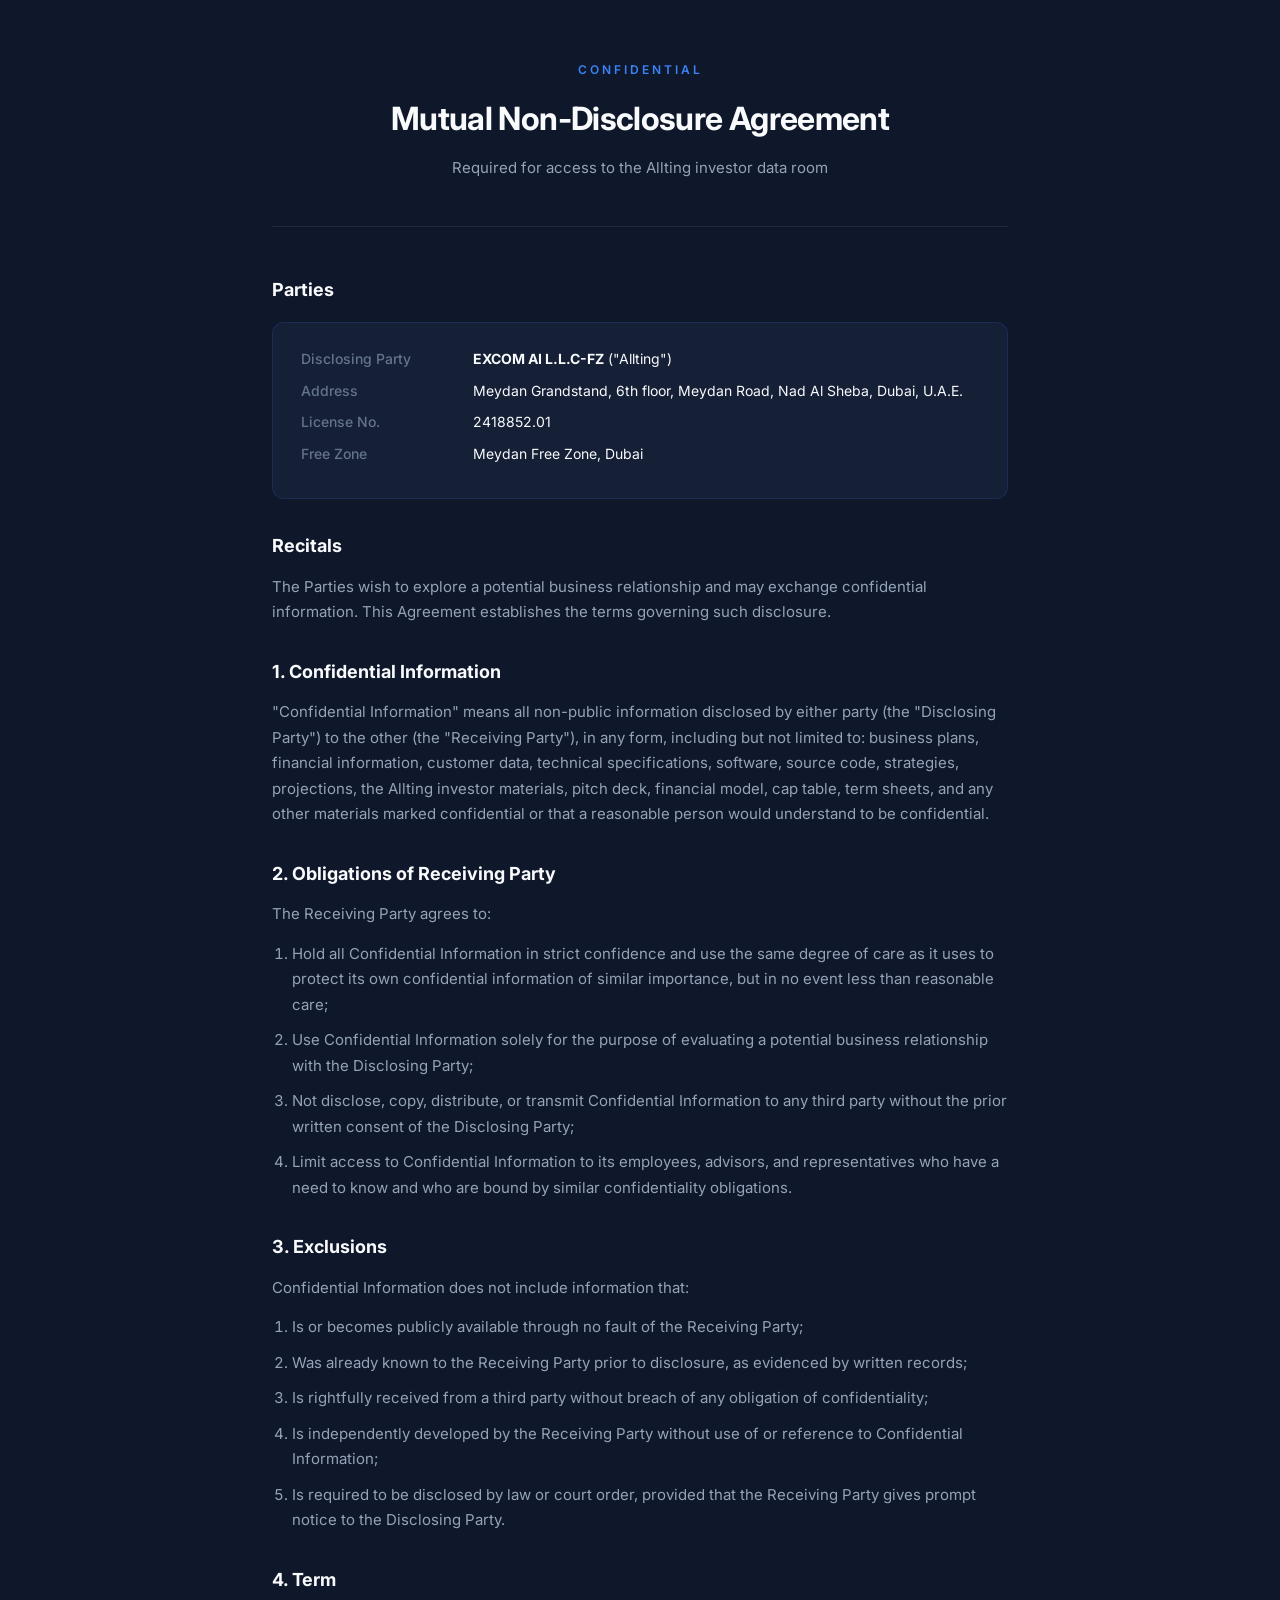
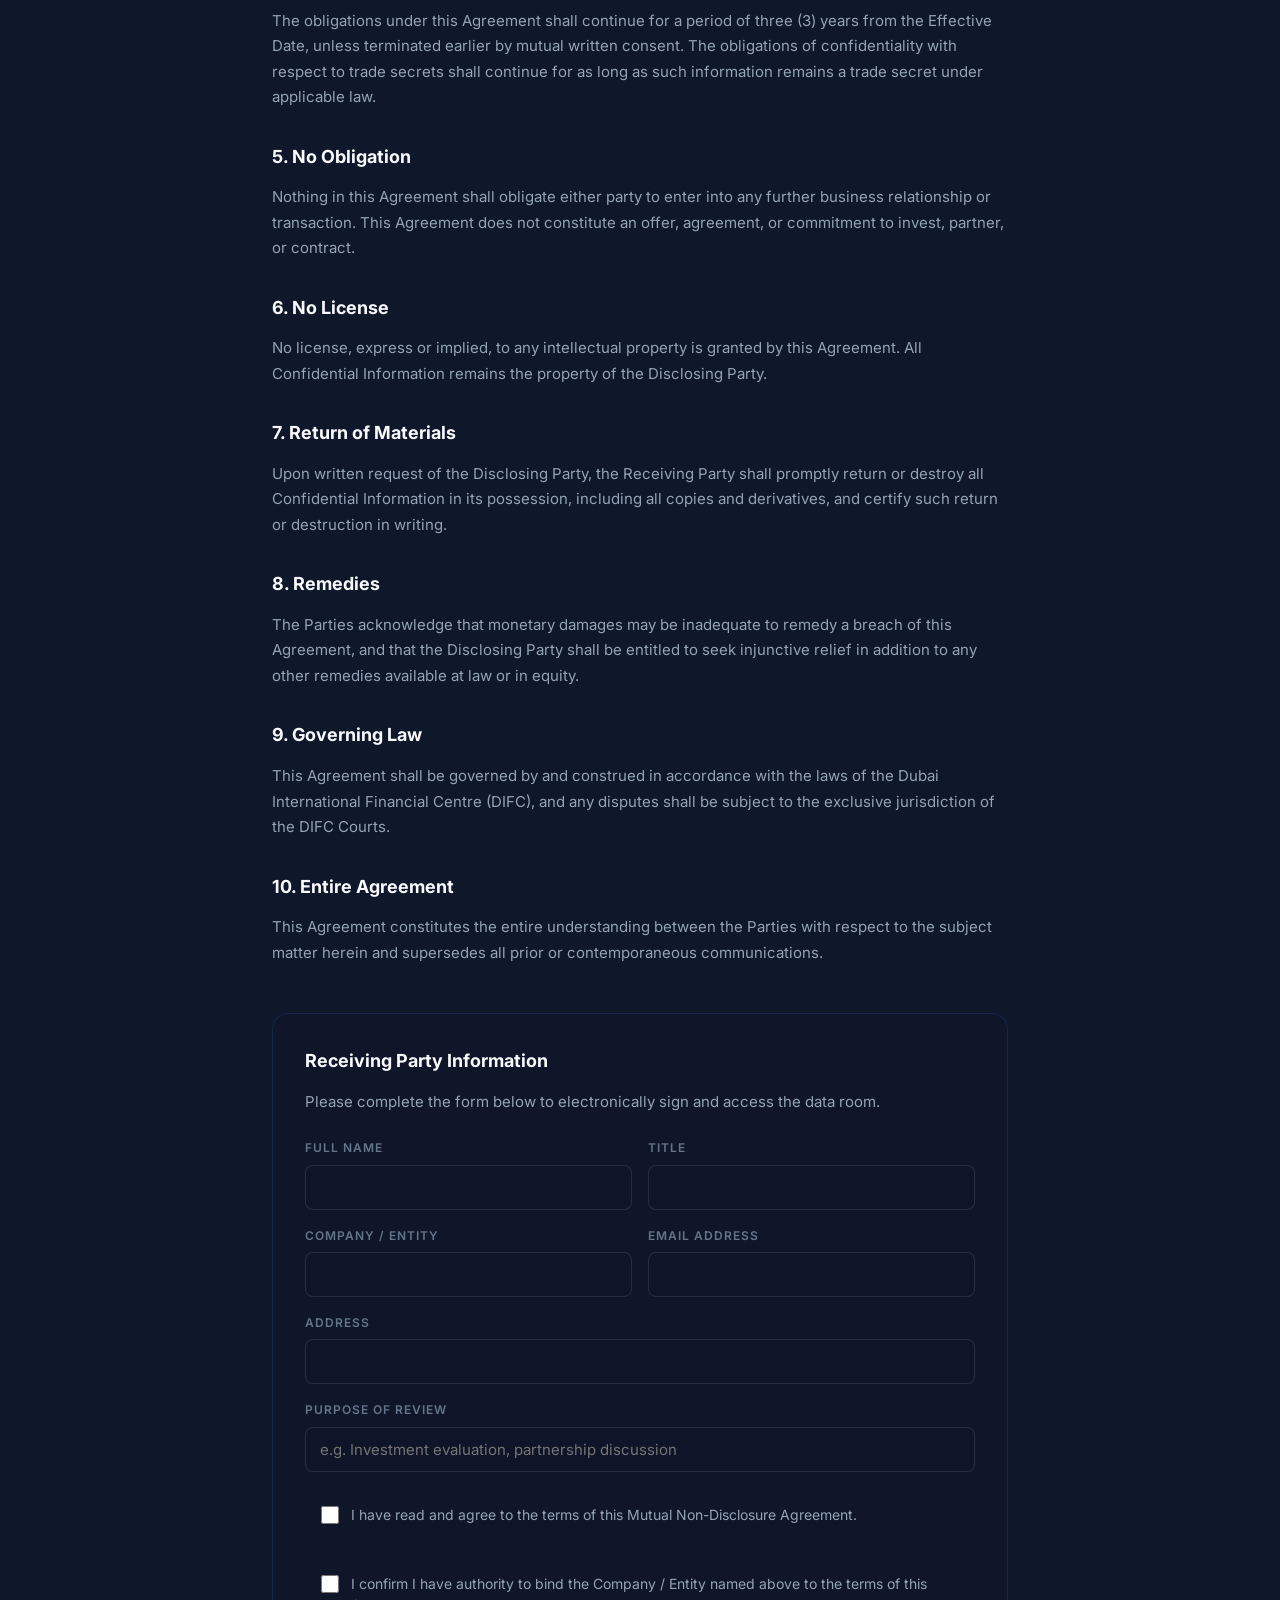
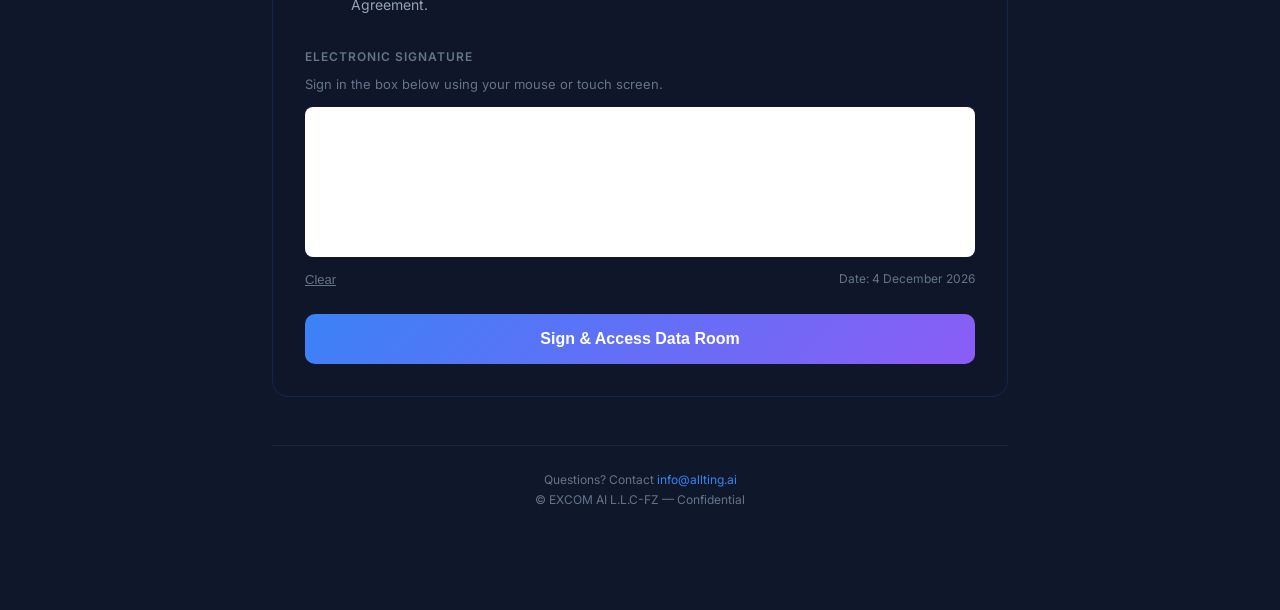
<file: nda.html>
<!DOCTYPE html>
<html lang="en">
<head>
<meta charset="UTF-8">
<meta name="viewport" content="width=device-width, initial-scale=1.0">
<title>Mutual Non-Disclosure Agreement | Allting</title>
<meta name="robots" content="noindex, nofollow">
<link rel="icon" type="image/svg+xml" href="favicon.svg">
<link href="https://fonts.googleapis.com/css2?family=Inter:wght@300;400;500;600;700;800&display=swap" rel="stylesheet">
<style>
*, *::before, *::after { margin: 0; padding: 0; box-sizing: border-box; }

:root {
  --bg: #0F172A;
  --bg-card: #1a2540;
  --accent: #3B82F6;
  --accent-light: #60A5FA;
  --text: #F8FAFC;
  --text-dim: #94A3B8;
  --text-muted: #64748B;
  --gradient-1: linear-gradient(135deg, #3B82F6 0%, #8B5CF6 100%);
}

html { scroll-behavior: smooth; }

body {
  font-family: 'Inter', -apple-system, sans-serif;
  background: var(--bg);
  color: var(--text);
  -webkit-font-smoothing: antialiased;
  line-height: 1.7;
}

.container {
  max-width: 800px;
  margin: 0 auto;
  padding: 60px 32px 100px;
}

.header {
  text-align: center;
  margin-bottom: 48px;
  padding-bottom: 32px;
  border-bottom: 1px solid rgba(255,255,255,0.08);
}

.label {
  font-size: 12px;
  font-weight: 600;
  text-transform: uppercase;
  letter-spacing: 3px;
  color: var(--accent);
  margin-bottom: 12px;
  display: block;
}

h1 {
  font-size: 32px;
  font-weight: 700;
  letter-spacing: -0.02em;
  margin-bottom: 8px;
}

.subtitle {
  font-size: 15px;
  color: var(--text-dim);
}

h2 {
  font-size: 18px;
  font-weight: 700;
  color: var(--text);
  margin: 32px 0 12px;
}

p {
  color: var(--text-dim);
  font-size: 15px;
  margin-bottom: 14px;
}

ol {
  margin-left: 20px;
  color: var(--text-dim);
}

ol li {
  margin-bottom: 10px;
  font-size: 15px;
  line-height: 1.7;
}

.party-box {
  background: rgba(26, 37, 64, 0.6);
  border: 1px solid rgba(59, 130, 246, 0.15);
  border-radius: 12px;
  padding: 24px 28px;
  margin: 16px 0 32px;
}

.party-box .field {
  display: grid;
  grid-template-columns: 160px 1fr;
  gap: 12px;
  margin-bottom: 8px;
  font-size: 14px;
}

.party-box .field-label {
  color: var(--text-muted);
  font-weight: 500;
}

.party-box .field-value {
  color: var(--text);
}

.section-form {
  background: rgba(15, 23, 42, 0.6);
  border: 1px solid rgba(59, 130, 246, 0.15);
  border-radius: 16px;
  padding: 32px;
  margin-top: 48px;
}

.form-row {
  display: grid;
  grid-template-columns: 1fr 1fr;
  gap: 16px;
  margin-bottom: 16px;
}

.form-row.single {
  grid-template-columns: 1fr;
}

label.field-name {
  display: block;
  font-size: 12px;
  font-weight: 600;
  text-transform: uppercase;
  letter-spacing: 1px;
  color: var(--text-muted);
  margin-bottom: 6px;
}

input, textarea {
  width: 100%;
  background: rgba(15, 23, 42, 0.6);
  border: 1px solid rgba(255, 255, 255, 0.1);
  border-radius: 8px;
  padding: 12px 14px;
  color: var(--text);
  font-family: inherit;
  font-size: 15px;
  transition: border-color 0.2s;
}

input:focus, textarea:focus {
  outline: none;
  border-color: var(--accent);
}

.checkbox-row {
  display: flex;
  gap: 12px;
  align-items: flex-start;
  margin: 16px 0;
  padding: 16px;
  background: rgba(15, 23, 42, 0.4);
  border-radius: 8px;
  cursor: pointer;
}

.checkbox-row input[type="checkbox"] {
  width: 18px;
  height: 18px;
  margin-top: 2px;
  flex-shrink: 0;
  accent-color: var(--accent);
}

.checkbox-row label {
  font-size: 14px;
  color: var(--text-dim);
  cursor: pointer;
  line-height: 1.5;
}

.signature-pad {
  background: #FFFFFF;
  border-radius: 8px;
  margin: 12px 0;
  position: relative;
}

#signatureCanvas {
  display: block;
  width: 100%;
  height: 150px;
  border-radius: 8px;
  cursor: crosshair;
}

.signature-controls {
  display: flex;
  justify-content: space-between;
  margin-top: 8px;
}

.btn-clear {
  background: none;
  border: none;
  color: var(--text-muted);
  font-size: 13px;
  cursor: pointer;
  text-decoration: underline;
}

.btn-submit {
  width: 100%;
  background: var(--gradient-1);
  color: white;
  border: none;
  padding: 16px;
  border-radius: 10px;
  font-weight: 600;
  font-size: 16px;
  cursor: pointer;
  margin-top: 24px;
  transition: all 0.3s;
}

.btn-submit:hover {
  transform: translateY(-2px);
  box-shadow: 0 8px 32px rgba(59, 130, 246, 0.3);
}

.btn-submit:disabled {
  opacity: 0.5;
  cursor: not-allowed;
  transform: none;
}

.success-message {
  display: none;
  text-align: center;
  padding: 48px 32px;
  background: rgba(34, 197, 94, 0.08);
  border: 1px solid rgba(34, 197, 94, 0.3);
  border-radius: 16px;
}

.success-message.show {
  display: block;
}

.success-icon {
  font-size: 48px;
  color: #22C55E;
  margin-bottom: 16px;
}

.success-message h3 {
  font-size: 24px;
  margin-bottom: 12px;
  color: var(--text);
}

.dataroom-link {
  display: inline-block;
  margin-top: 20px;
  background: var(--accent);
  color: white;
  text-decoration: none;
  padding: 12px 28px;
  border-radius: 8px;
  font-weight: 600;
  transition: all 0.2s;
}

.dataroom-link:hover {
  background: var(--accent-light);
}

.footer-note {
  margin-top: 48px;
  padding-top: 24px;
  border-top: 1px solid rgba(255,255,255,0.06);
  font-size: 12px;
  color: var(--text-muted);
  text-align: center;
}

.footer-note a {
  color: var(--accent);
  text-decoration: none;
}

@media (max-width: 600px) {
  .container { padding: 40px 20px 80px; }
  h1 { font-size: 24px; }
  .form-row { grid-template-columns: 1fr; }
  .party-box .field { grid-template-columns: 1fr; gap: 4px; }
  .party-box .field-label { font-size: 11px; text-transform: uppercase; letter-spacing: 1px; }
}
</style>
</head>
<body>

<div class="container">

  <div class="header">
    <span class="label">Confidential</span>
    <h1>Mutual Non-Disclosure Agreement</h1>
    <p class="subtitle">Required for access to the Allting investor data room</p>
  </div>

  <div id="ndaContent">

    <h2>Parties</h2>
    <div class="party-box">
      <div class="field">
        <span class="field-label">Disclosing Party</span>
        <span class="field-value"><strong>EXCOM AI L.L.C-FZ</strong> ("Allting")</span>
      </div>
      <div class="field">
        <span class="field-label">Address</span>
        <span class="field-value">Meydan Grandstand, 6th floor, Meydan Road, Nad Al Sheba, Dubai, U.A.E.</span>
      </div>
      <div class="field">
        <span class="field-label">License No.</span>
        <span class="field-value">2418852.01</span>
      </div>
      <div class="field">
        <span class="field-label">Free Zone</span>
        <span class="field-value">Meydan Free Zone, Dubai</span>
      </div>
    </div>

    <h2>Recitals</h2>
    <p>The Parties wish to explore a potential business relationship and may exchange confidential information. This Agreement establishes the terms governing such disclosure.</p>

    <h2>1. Confidential Information</h2>
    <p>"Confidential Information" means all non-public information disclosed by either party (the "Disclosing Party") to the other (the "Receiving Party"), in any form, including but not limited to: business plans, financial information, customer data, technical specifications, software, source code, strategies, projections, the Allting investor materials, pitch deck, financial model, cap table, term sheets, and any other materials marked confidential or that a reasonable person would understand to be confidential.</p>

    <h2>2. Obligations of Receiving Party</h2>
    <p>The Receiving Party agrees to:</p>
    <ol>
      <li>Hold all Confidential Information in strict confidence and use the same degree of care as it uses to protect its own confidential information of similar importance, but in no event less than reasonable care;</li>
      <li>Use Confidential Information solely for the purpose of evaluating a potential business relationship with the Disclosing Party;</li>
      <li>Not disclose, copy, distribute, or transmit Confidential Information to any third party without the prior written consent of the Disclosing Party;</li>
      <li>Limit access to Confidential Information to its employees, advisors, and representatives who have a need to know and who are bound by similar confidentiality obligations.</li>
    </ol>

    <h2>3. Exclusions</h2>
    <p>Confidential Information does not include information that:</p>
    <ol>
      <li>Is or becomes publicly available through no fault of the Receiving Party;</li>
      <li>Was already known to the Receiving Party prior to disclosure, as evidenced by written records;</li>
      <li>Is rightfully received from a third party without breach of any obligation of confidentiality;</li>
      <li>Is independently developed by the Receiving Party without use of or reference to Confidential Information;</li>
      <li>Is required to be disclosed by law or court order, provided that the Receiving Party gives prompt notice to the Disclosing Party.</li>
    </ol>

    <h2>4. Term</h2>
    <p>The obligations under this Agreement shall continue for a period of three (3) years from the Effective Date, unless terminated earlier by mutual written consent. The obligations of confidentiality with respect to trade secrets shall continue for as long as such information remains a trade secret under applicable law.</p>

    <h2>5. No Obligation</h2>
    <p>Nothing in this Agreement shall obligate either party to enter into any further business relationship or transaction. This Agreement does not constitute an offer, agreement, or commitment to invest, partner, or contract.</p>

    <h2>6. No License</h2>
    <p>No license, express or implied, to any intellectual property is granted by this Agreement. All Confidential Information remains the property of the Disclosing Party.</p>

    <h2>7. Return of Materials</h2>
    <p>Upon written request of the Disclosing Party, the Receiving Party shall promptly return or destroy all Confidential Information in its possession, including all copies and derivatives, and certify such return or destruction in writing.</p>

    <h2>8. Remedies</h2>
    <p>The Parties acknowledge that monetary damages may be inadequate to remedy a breach of this Agreement, and that the Disclosing Party shall be entitled to seek injunctive relief in addition to any other remedies available at law or in equity.</p>

    <h2>9. Governing Law</h2>
    <p>This Agreement shall be governed by and construed in accordance with the laws of the Dubai International Financial Centre (DIFC), and any disputes shall be subject to the exclusive jurisdiction of the DIFC Courts.</p>

    <h2>10. Entire Agreement</h2>
    <p>This Agreement constitutes the entire understanding between the Parties with respect to the subject matter herein and supersedes all prior or contemporaneous communications.</p>

    <div class="section-form">
      <h2 style="margin-top:0">Receiving Party Information</h2>
      <p style="margin-bottom: 24px;">Please complete the form below to electronically sign and access the data room.</p>

      <form id="ndaForm">
        <div class="form-row">
          <div>
            <label class="field-name" for="fullName">Full Name</label>
            <input type="text" id="fullName" required>
          </div>
          <div>
            <label class="field-name" for="title">Title</label>
            <input type="text" id="title" required>
          </div>
        </div>

        <div class="form-row">
          <div>
            <label class="field-name" for="company">Company / Entity</label>
            <input type="text" id="company" required>
          </div>
          <div>
            <label class="field-name" for="email">Email Address</label>
            <input type="email" id="email" required>
          </div>
        </div>

        <div class="form-row single">
          <div>
            <label class="field-name" for="address">Address</label>
            <input type="text" id="address" required>
          </div>
        </div>

        <div class="form-row single">
          <div>
            <label class="field-name" for="purpose">Purpose of Review</label>
            <input type="text" id="purpose" placeholder="e.g. Investment evaluation, partnership discussion" required>
          </div>
        </div>

        <div class="checkbox-row">
          <input type="checkbox" id="agree1" required>
          <label for="agree1">I have read and agree to the terms of this Mutual Non-Disclosure Agreement.</label>
        </div>

        <div class="checkbox-row">
          <input type="checkbox" id="agree2" required>
          <label for="agree2">I confirm I have authority to bind the Company / Entity named above to the terms of this Agreement.</label>
        </div>

        <div>
          <label class="field-name">Electronic Signature</label>
          <p style="font-size: 13px; color: var(--text-muted); margin-bottom: 8px;">Sign in the box below using your mouse or touch screen.</p>
          <div class="signature-pad">
            <canvas id="signatureCanvas"></canvas>
          </div>
          <div class="signature-controls">
            <button type="button" class="btn-clear" id="clearSig">Clear</button>
            <span style="font-size: 12px; color: var(--text-muted);" id="dateLabel"></span>
          </div>
        </div>

        <button type="submit" class="btn-submit" id="submitBtn">Sign & Access Data Room</button>
      </form>
    </div>

    <div class="footer-note">
      Questions? Contact <a href="mailto:info@allting.ai">info@allting.ai</a><br>
      © EXCOM AI L.L.C-FZ — Confidential
    </div>

  </div>

  <div class="success-message" id="successMessage">
    <div class="success-icon">✓</div>
    <h3>NDA Successfully Signed</h3>
    <p>Thank you. A copy of your signed NDA has been recorded. You now have access to the Allting investor data room.</p>
    <a href="#" class="dataroom-link" id="dataRoomLink">Enter Data Room →</a>
    <p style="margin-top: 24px; font-size: 13px; color: var(--text-muted);">A confirmation email will be sent to the address you provided.</p>
  </div>

</div>

<script>
// Set today's date
const today = new Date();
const dateStr = today.toLocaleDateString('en-GB', { day: 'numeric', month: 'long', year: 'numeric' });
document.getElementById('dateLabel').textContent = 'Date: ' + dateStr;

// Signature pad
const canvas = document.getElementById('signatureCanvas');
const ctx = canvas.getContext('2d');

function resizeCanvas() {
  const rect = canvas.getBoundingClientRect();
  const dpr = window.devicePixelRatio || 1;
  canvas.width = rect.width * dpr;
  canvas.height = 150 * dpr;
  ctx.scale(dpr, dpr);
  ctx.lineWidth = 2;
  ctx.lineCap = 'round';
  ctx.strokeStyle = '#0F172A';
}
resizeCanvas();

let drawing = false;
let hasSignature = false;

function getPos(e) {
  const rect = canvas.getBoundingClientRect();
  if (e.touches) {
    return { x: e.touches[0].clientX - rect.left, y: e.touches[0].clientY - rect.top };
  }
  return { x: e.clientX - rect.left, y: e.clientY - rect.top };
}

function start(e) {
  drawing = true;
  hasSignature = true;
  const pos = getPos(e);
  ctx.beginPath();
  ctx.moveTo(pos.x, pos.y);
  e.preventDefault();
}

function draw(e) {
  if (!drawing) return;
  const pos = getPos(e);
  ctx.lineTo(pos.x, pos.y);
  ctx.stroke();
  e.preventDefault();
}

function stop() { drawing = false; }

canvas.addEventListener('mousedown', start);
canvas.addEventListener('mousemove', draw);
canvas.addEventListener('mouseup', stop);
canvas.addEventListener('mouseleave', stop);
canvas.addEventListener('touchstart', start);
canvas.addEventListener('touchmove', draw);
canvas.addEventListener('touchend', stop);

document.getElementById('clearSig').addEventListener('click', () => {
  ctx.clearRect(0, 0, canvas.width, canvas.height);
  hasSignature = false;
});

window.addEventListener('resize', () => {
  ctx.clearRect(0, 0, canvas.width, canvas.height);
  hasSignature = false;
  resizeCanvas();
});

// Form submission
document.getElementById('ndaForm').addEventListener('submit', async (e) => {
  e.preventDefault();

  if (!hasSignature) {
    alert('Please provide your signature.');
    return;
  }

  const submitBtn = document.getElementById('submitBtn');
  submitBtn.disabled = true;
  submitBtn.textContent = 'Processing...';

  // Capture data
  const data = {
    fullName: document.getElementById('fullName').value,
    title: document.getElementById('title').value,
    company: document.getElementById('company').value,
    email: document.getElementById('email').value,
    address: document.getElementById('address').value,
    purpose: document.getElementById('purpose').value,
    signature: canvas.toDataURL('image/png'),
    date: today.toISOString(),
    userAgent: navigator.userAgent,
    ipNote: 'IP captured server-side on submission'
  };

  // For now, store locally and show success.
  // In production: POST to backend endpoint that emails the signed NDA + grants data room access.
  try {
    localStorage.setItem('allting_nda_' + Date.now(), JSON.stringify(data));
  } catch (err) {}

  // Simulate brief processing
  await new Promise(r => setTimeout(r, 800));

  document.getElementById('ndaContent').style.display = 'none';
  document.getElementById('successMessage').classList.add('show');

  // Replace with real data room link once built
  document.getElementById('dataRoomLink').href = 'dataroom.html';

  window.scrollTo({ top: 0, behavior: 'smooth' });
});
</script>

</body>
</html>
</file>
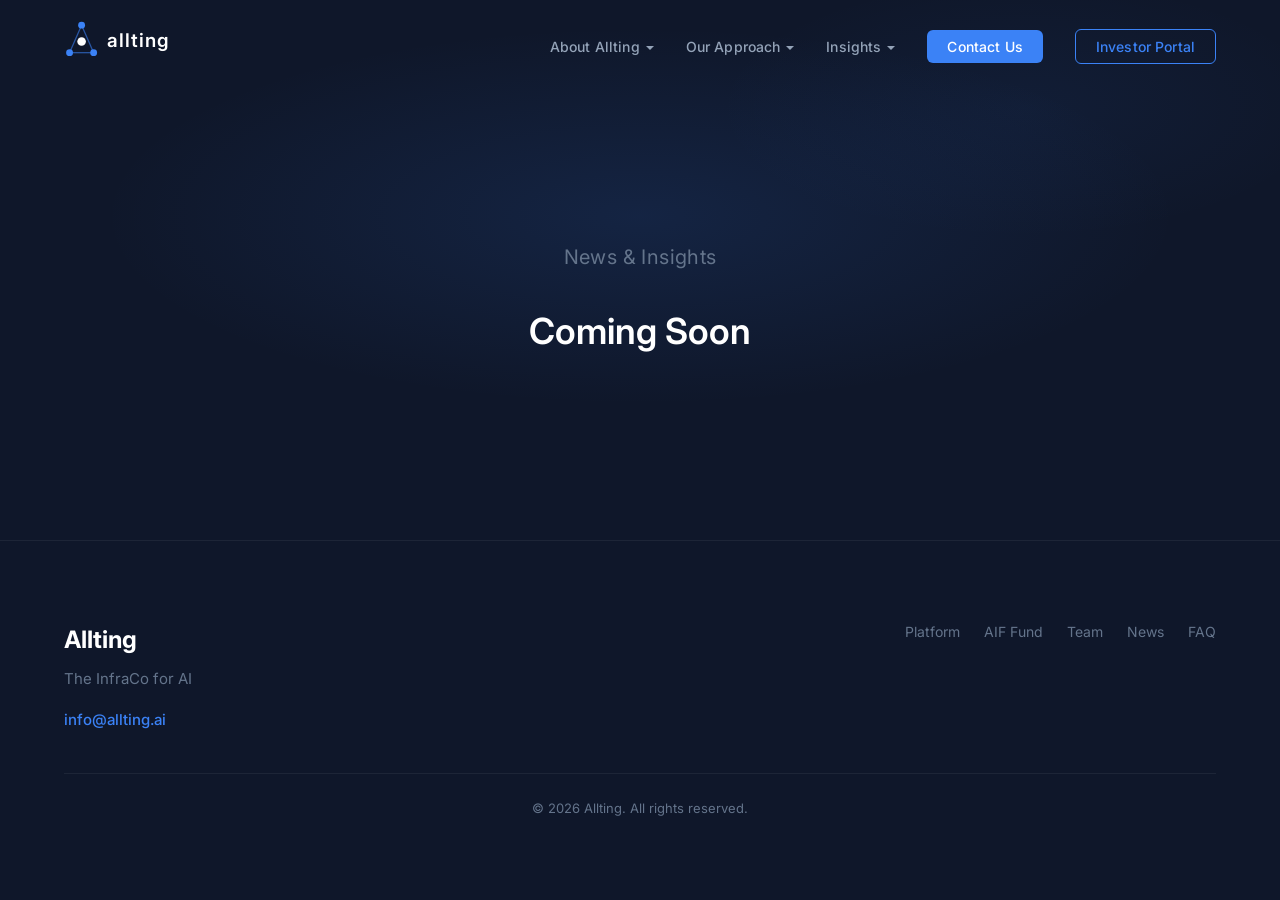
<file: news.html>
<!DOCTYPE html>
<html lang="en">
<head>
  <meta charset="UTF-8">
  <meta name="viewport" content="width=device-width, initial-scale=1.0">
  <title>News & Insights — Allting</title>
  <meta name="description" content="Latest news and insights from Allting, the shared infrastructure layer for AI.">
  <link rel="icon" type="image/svg+xml" href="favicon.svg">
  <link rel="icon" type="image/x-icon" href="favicon.ico" sizes="32x32">
  <link rel="apple-touch-icon" href="apple-touch-icon.png">
  <meta property="og:type" content="website">
  <meta property="og:url" content="https://allting.ai/news.html">
  <meta property="og:title" content="News & Insights — Allting">
  <meta property="og:description" content="Latest news and insights from Allting.">
  <meta property="og:image" content="https://allting.ai/og-image.png">
  <link rel="canonical" href="https://allting.ai/news.html">
  <meta name="theme-color" content="#0F172A">
  <link rel="preconnect" href="https://fonts.googleapis.com">
  <link rel="preconnect" href="https://fonts.gstatic.com" crossorigin>
  <link href="https://fonts.googleapis.com/css2?family=Inter:wght@300;400;500;600;700;800&display=swap" rel="stylesheet">
  <link rel="stylesheet" href="style.css">
</head>
<body>

  <!-- Navigation -->
  <nav class="nav" id="nav" role="navigation" aria-label="Main navigation">
    <div class="nav-inner">
      <a href="/" class="nav-logo" aria-label="Allting home">
        <svg xmlns="http://www.w3.org/2000/svg" viewBox="0 0 220 50" width="190" height="43" class="nav-logo-svg">
          <line x1="20" y1="6" x2="6" y2="38" stroke="#3B82F6" stroke-width="1.5" opacity="0.6"/>
          <line x1="20" y1="6" x2="34" y2="38" stroke="#3B82F6" stroke-width="1.5" opacity="0.6"/>
          <line x1="6" y1="38" x2="34" y2="38" stroke="#3B82F6" stroke-width="1.5" opacity="0.6"/>
          <circle cx="20" cy="6" r="4" fill="#3B82F6"/>
          <circle cx="6" cy="38" r="4" fill="#3B82F6"/>
          <circle cx="34" cy="38" r="4" fill="#3B82F6"/>
          <circle cx="20" cy="25" r="5" fill="#FFFFFF"/>
          <text x="50" y="31" font-family="Inter, Arial, Helvetica, sans-serif" font-size="22" font-weight="600" fill="#FFFFFF" letter-spacing="1">allting</text>
        </svg>
      </a>
      <button class="nav-toggle" id="navToggle" aria-label="Toggle menu">
        <span></span><span></span><span></span>
      </button>
      <ul class="nav-links" id="navLinks">
        <li class="nav-dropdown">
          <a href="#" class="nav-dropdown-trigger">About Allting</a>
          <ul class="nav-dropdown-menu">
            <li><a href="/">Platform</a></li>
            <li><a href="about.html#team">Team</a></li>
            <li><a href="faq.html">FAQ</a></li>
          </ul>
        </li>
        <li class="nav-dropdown">
          <a href="#" class="nav-dropdown-trigger">Our Approach</a>
          <ul class="nav-dropdown-menu">
            <li><a href="invest.html">AIF Fund</a></li>
            <li><a href="opportunities.html">Opportunities</a></li>
            <li><a href="democratisation.html">AI Democratisation</a></li>
          </ul>
        </li>
        <li class="nav-dropdown">
          <a href="#" class="nav-dropdown-trigger">Insights</a>
          <ul class="nav-dropdown-menu">
            <li><a href="news.html">News</a></li>
            <li><a href="career.html">Career</a></li>
            <li><a href="master-thesis.html">Master Thesis</a></li>
          </ul>
        </li>
        <li><a href="https://bookings.cloud.microsoft/book/AlltingTheSharedInfrastructureLayerforAI@excom.ai/?ismsaljsauthenabled=true" target="_blank" rel="noopener" class="nav-cta">Contact Us</a></li>
        <li><a href="invest.html#investor-contact" class="nav-cta nav-cta-accent">Investor Portal</a></li>
      </ul>
    </div>
  </nav>

  <!-- Hero -->
  <section class="hero hero-minimal" id="hero" role="banner" aria-label="Hero">
    <div class="hero-bg">
      <div class="hero-gradient"></div>
    </div>
    <div class="container">
      <div class="hero-content">
        <h1 class="hero-title fade-in">News & Insights</h1>
        <p class="hero-subtitle fade-in">Coming Soon</p>
      </div>
    </div>
  </section>

  <!-- Footer -->
  <footer class="footer" id="contact" role="contentinfo" aria-label="Contact and footer">
    <div class="container">
      <div class="footer-content fade-in">
        <div class="footer-main">
          <span class="footer-logo">Allting</span>
          <p class="footer-tagline">The InfraCo for AI</p>
          <a href="mailto:info@allting.ai" class="footer-email">info@allting.ai</a>
        </div>
        <div class="footer-links">
          <a href="/">Platform</a>
          <a href="invest.html">AIF Fund</a>
          <a href="about.html#team">Team</a>
          <a href="news.html">News</a>
          <a href="faq.html">FAQ</a>
        </div>
      </div>
      <div class="footer-bottom">
        <p>&copy; 2026 Allting. All rights reserved.</p>
      </div>
    </div>
  </footer>

  <script src="main.js" defer></script>
</body>
</html>
</file>
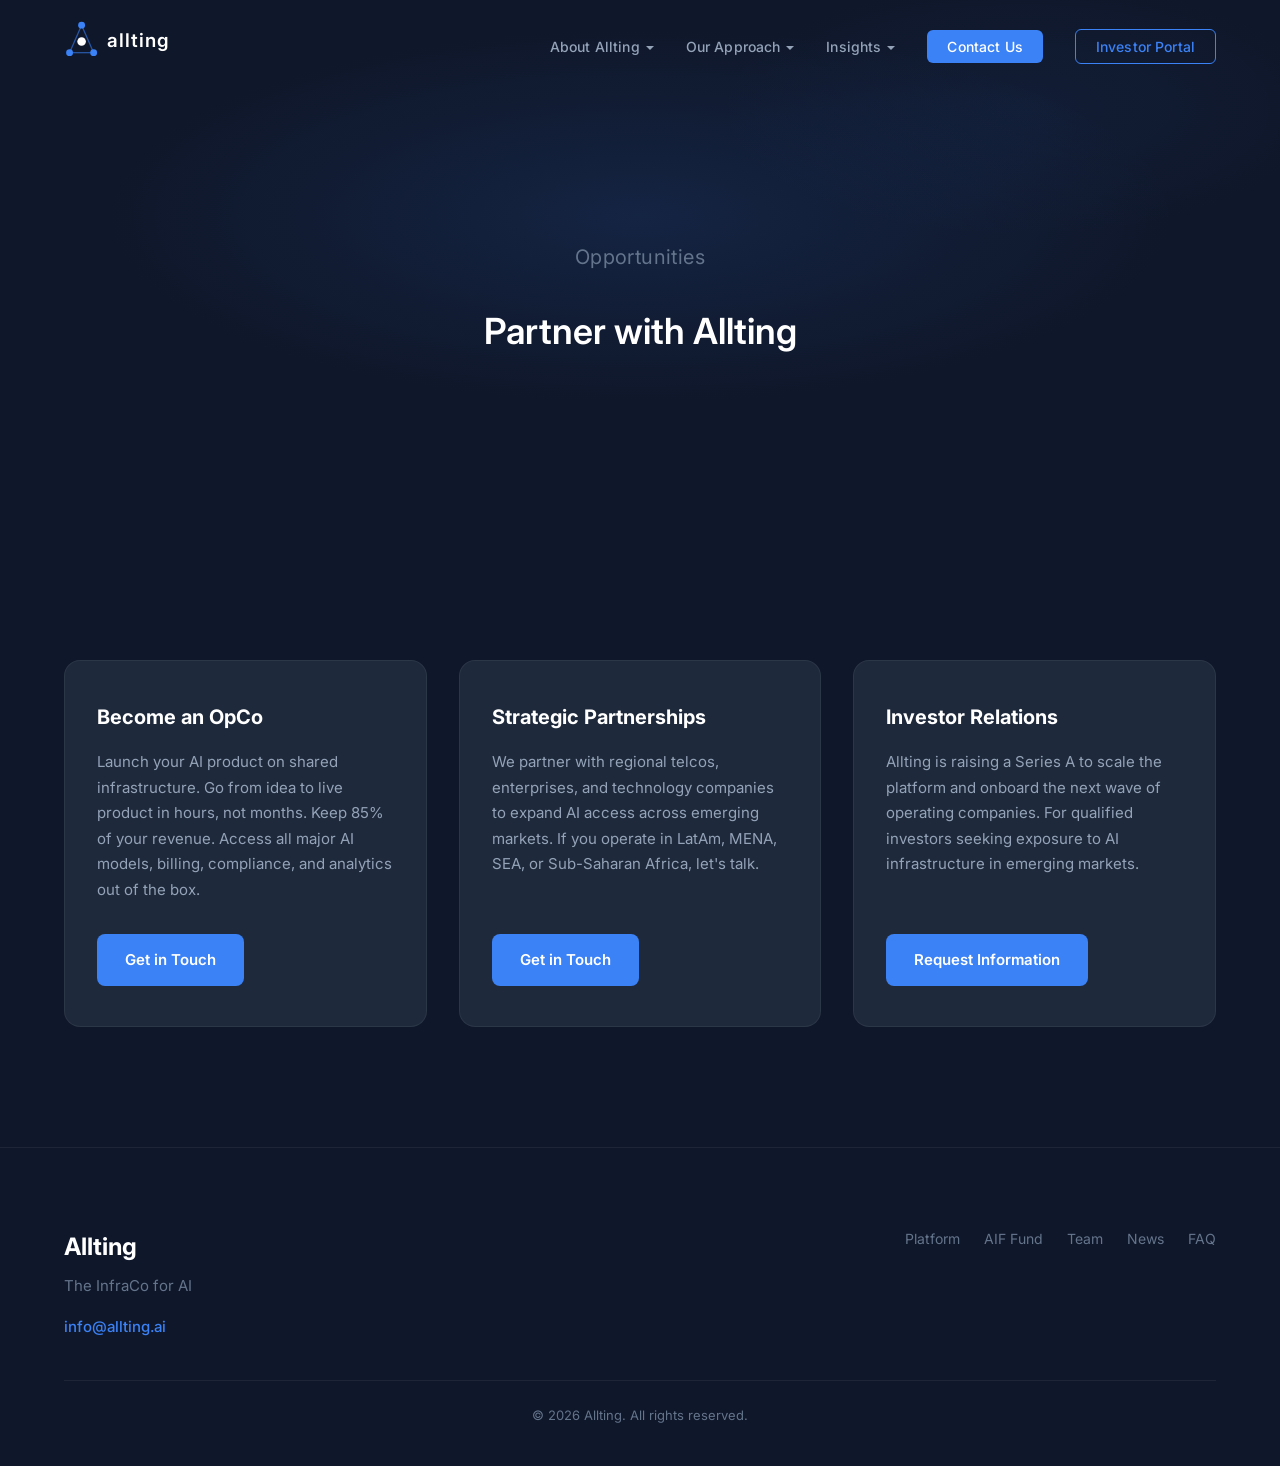
<file: opportunities.html>
<!DOCTYPE html>
<html lang="en">
<head>
  <meta charset="UTF-8">
  <meta name="viewport" content="width=device-width, initial-scale=1.0">
  <title>Opportunities — Allting</title>
  <meta name="description" content="Investment and partnership opportunities with Allting, the shared infrastructure layer for AI.">
  <link rel="icon" type="image/svg+xml" href="favicon.svg">
  <link rel="icon" type="image/x-icon" href="favicon.ico" sizes="32x32">
  <link rel="apple-touch-icon" href="apple-touch-icon.png">
  <meta property="og:type" content="website">
  <meta property="og:url" content="https://allting.ai/opportunities.html">
  <meta property="og:title" content="Opportunities — Allting">
  <meta property="og:description" content="Investment and partnership opportunities with Allting.">
  <meta property="og:image" content="https://allting.ai/og-image.png">
  <link rel="canonical" href="https://allting.ai/opportunities.html">
  <meta name="theme-color" content="#0F172A">
  <link rel="preconnect" href="https://fonts.googleapis.com">
  <link rel="preconnect" href="https://fonts.gstatic.com" crossorigin>
  <link href="https://fonts.googleapis.com/css2?family=Inter:wght@300;400;500;600;700;800&display=swap" rel="stylesheet">
  <link rel="stylesheet" href="style.css">
</head>
<body>

  <!-- Navigation -->
  <nav class="nav" id="nav" role="navigation" aria-label="Main navigation">
    <div class="nav-inner">
      <a href="/" class="nav-logo" aria-label="Allting home">
        <svg xmlns="http://www.w3.org/2000/svg" viewBox="0 0 220 50" width="190" height="43" class="nav-logo-svg">
          <line x1="20" y1="6" x2="6" y2="38" stroke="#3B82F6" stroke-width="1.5" opacity="0.6"/>
          <line x1="20" y1="6" x2="34" y2="38" stroke="#3B82F6" stroke-width="1.5" opacity="0.6"/>
          <line x1="6" y1="38" x2="34" y2="38" stroke="#3B82F6" stroke-width="1.5" opacity="0.6"/>
          <circle cx="20" cy="6" r="4" fill="#3B82F6"/>
          <circle cx="6" cy="38" r="4" fill="#3B82F6"/>
          <circle cx="34" cy="38" r="4" fill="#3B82F6"/>
          <circle cx="20" cy="25" r="5" fill="#FFFFFF"/>
          <text x="50" y="31" font-family="Inter, Arial, Helvetica, sans-serif" font-size="22" font-weight="600" fill="#FFFFFF" letter-spacing="1">allting</text>
        </svg>
      </a>
      <button class="nav-toggle" id="navToggle" aria-label="Toggle menu">
        <span></span><span></span><span></span>
      </button>
      <ul class="nav-links" id="navLinks">
        <li class="nav-dropdown">
          <a href="#" class="nav-dropdown-trigger">About Allting</a>
          <ul class="nav-dropdown-menu">
            <li><a href="/">Platform</a></li>
            <li><a href="about.html#team">Team</a></li>
            <li><a href="faq.html">FAQ</a></li>
          </ul>
        </li>
        <li class="nav-dropdown">
          <a href="#" class="nav-dropdown-trigger">Our Approach</a>
          <ul class="nav-dropdown-menu">
            <li><a href="invest.html">AIF Fund</a></li>
            <li><a href="opportunities.html">Opportunities</a></li>
            <li><a href="democratisation.html">AI Democratisation</a></li>
          </ul>
        </li>
        <li class="nav-dropdown">
          <a href="#" class="nav-dropdown-trigger">Insights</a>
          <ul class="nav-dropdown-menu">
            <li><a href="news.html">News</a></li>
            <li><a href="career.html">Career</a></li>
            <li><a href="master-thesis.html">Master Thesis</a></li>
          </ul>
        </li>
        <li><a href="https://bookings.cloud.microsoft/book/AlltingTheSharedInfrastructureLayerforAI@excom.ai/?ismsaljsauthenabled=true" target="_blank" rel="noopener" class="nav-cta">Contact Us</a></li>
        <li><a href="invest.html#investor-contact" class="nav-cta nav-cta-accent">Investor Portal</a></li>
      </ul>
    </div>
  </nav>

  <!-- Hero -->
  <section class="hero hero-minimal" id="hero" role="banner" aria-label="Hero">
    <div class="hero-bg">
      <div class="hero-gradient"></div>
    </div>
    <div class="container">
      <div class="hero-content">
        <h1 class="hero-title fade-in">Opportunities</h1>
        <p class="hero-subtitle fade-in">Partner with Allting</p>
      </div>
    </div>
  </section>

  <!-- Opportunities -->
  <section class="section" id="opportunities" aria-label="Opportunities">
    <div class="container">
      <div class="opportunity-grid">

        <div class="opportunity-card fade-in">
          <h3 class="opportunity-title">Become an OpCo</h3>
          <p class="opportunity-desc">Launch your AI product on shared infrastructure. Go from idea to live product in hours, not months. Keep 85% of your revenue. Access all major AI models, billing, compliance, and analytics out of the box.</p>
          <a href="https://bookings.cloud.microsoft/book/AlltingTheSharedInfrastructureLayerforAI@excom.ai/?ismsaljsauthenabled=true" target="_blank" rel="noopener" class="btn btn-primary">Get in Touch</a>
        </div>

        <div class="opportunity-card fade-in">
          <h3 class="opportunity-title">Strategic Partnerships</h3>
          <p class="opportunity-desc">We partner with regional telcos, enterprises, and technology companies to expand AI access across emerging markets. If you operate in LatAm, MENA, SEA, or Sub-Saharan Africa, let's talk.</p>
          <a href="https://bookings.cloud.microsoft/book/AlltingTheSharedInfrastructureLayerforAI@excom.ai/?ismsaljsauthenabled=true" target="_blank" rel="noopener" class="btn btn-primary">Get in Touch</a>
        </div>

        <div class="opportunity-card fade-in">
          <h3 class="opportunity-title">Investor Relations</h3>
          <p class="opportunity-desc">Allting is raising a Series A to scale the platform and onboard the next wave of operating companies. For qualified investors seeking exposure to AI infrastructure in emerging markets.</p>
          <a href="invest.html" class="btn btn-primary">Request Information</a>
        </div>

      </div>
    </div>
  </section>

  <!-- Footer -->
  <footer class="footer" id="contact" role="contentinfo" aria-label="Contact and footer">
    <div class="container">
      <div class="footer-content fade-in">
        <div class="footer-main">
          <span class="footer-logo">Allting</span>
          <p class="footer-tagline">The InfraCo for AI</p>
          <a href="mailto:info@allting.ai" class="footer-email">info@allting.ai</a>
        </div>
        <div class="footer-links">
          <a href="/">Platform</a>
          <a href="invest.html">AIF Fund</a>
          <a href="about.html#team">Team</a>
          <a href="news.html">News</a>
          <a href="faq.html">FAQ</a>
        </div>
      </div>
      <div class="footer-bottom">
        <p>&copy; 2026 Allting. All rights reserved.</p>
      </div>
    </div>
  </footer>

  <script src="main.js" defer></script>
</body>
</html>
</file>
<file: style.css>
/* ============================================
   Allting — Investor Website
   Premium dark theme, Lunate-inspired
   ============================================ */

/* --- Reset & Base --- */
*, *::before, *::after {
  margin: 0;
  padding: 0;
  box-sizing: border-box;
}

:root {
  --navy: #0F172A;
  --navy-light: #1E293B;
  --navy-mid: #162037;
  --blue: #3B82F6;
  --blue-light: #60A5FA;
  --blue-glow: rgba(59, 130, 246, 0.15);
  --white: #FFFFFF;
  --gray-100: #F1F5F9;
  --gray-200: #E2E8F0;
  --gray-300: #CBD5E1;
  --gray-400: #94A3B8;
  --gray-500: #64748B;
  --font: 'Inter', -apple-system, BlinkMacSystemFont, 'Segoe UI', sans-serif;
  --transition: 0.3s cubic-bezier(0.4, 0, 0.2, 1);
}

html {
  scroll-behavior: smooth;
  -webkit-font-smoothing: antialiased;
  -moz-osx-font-smoothing: grayscale;
}

body {
  font-family: var(--font);
  background: var(--navy);
  color: var(--gray-200);
  line-height: 1.6;
  overflow-x: hidden;
}

.container {
  max-width: 1200px;
  margin: 0 auto;
  padding: 0 24px;
}

a {
  color: inherit;
  text-decoration: none;
}

ul { list-style: none; }

/* --- Animations --- */
.counter {
  display: inline-block;
}

.fade-in {
  opacity: 0;
  transform: translateY(30px);
  transition: opacity 0.7s var(--transition), transform 0.7s var(--transition);
}

.fade-in.visible {
  opacity: 1;
  transform: translateY(0);
}

/* Stagger children */
.fade-in:nth-child(2) { transition-delay: 0.1s; }
.fade-in:nth-child(3) { transition-delay: 0.2s; }
.fade-in:nth-child(4) { transition-delay: 0.3s; }

/* ============================================
   Navigation
   ============================================ */
.nav {
  position: fixed;
  top: 0;
  left: 0;
  right: 0;
  z-index: 1000;
  padding: 20px 0;
  transition: background var(--transition), padding var(--transition), box-shadow var(--transition);
}

.nav.scrolled {
  background: rgba(15, 23, 42, 0.95);
  backdrop-filter: blur(12px);
  -webkit-backdrop-filter: blur(12px);
  padding: 12px 0;
  box-shadow: 0 1px 0 rgba(255,255,255,0.05);
}

.nav-inner {
  max-width: 1200px;
  margin: 0 auto;
  padding: 0 24px;
  display: flex;
  align-items: center;
  justify-content: space-between;
}

.nav-logo {
  font-size: 1.5rem;
  font-weight: 700;
  color: var(--white);
  letter-spacing: -0.02em;
}

.nav-links {
  display: flex;
  align-items: center;
  gap: 32px;
}

.nav-links a {
  font-size: 0.875rem;
  font-weight: 500;
  color: var(--gray-400);
  transition: color var(--transition);
  letter-spacing: 0.01em;
}

.nav-links a:hover {
  color: var(--white);
}

.nav-cta {
  background: var(--blue);
  color: var(--white) !important;
  padding: 8px 20px;
  border-radius: 6px;
  transition: background var(--transition), transform var(--transition) !important;
}

.nav-cta:hover {
  background: var(--blue-light);
  transform: translateY(-1px);
}

.nav-cta-accent {
  background: transparent;
  border: 1px solid var(--blue);
  color: var(--blue) !important;
}

.nav-cta-accent:hover {
  background: var(--blue);
  color: var(--white) !important;
}

/* --- Dropdown Navigation --- */
.nav-dropdown {
  position: relative;
}

.nav-dropdown-trigger {
  display: inline-flex;
  align-items: center;
  gap: 6px;
  cursor: pointer;
}

.nav-dropdown-trigger::after {
  content: '';
  display: inline-block;
  width: 0;
  height: 0;
  border-left: 4px solid transparent;
  border-right: 4px solid transparent;
  border-top: 4px solid currentColor;
  transition: transform 0.2s ease;
}

.nav-dropdown:hover > .nav-dropdown-trigger::after,
.nav-dropdown.open > .nav-dropdown-trigger::after {
  transform: rotate(180deg);
}

.nav-dropdown-menu {
  position: absolute;
  top: calc(100% + 12px);
  left: 50%;
  transform: translateX(-50%) translateY(8px);
  min-width: 200px;
  background: #1E293B;
  border: 1px solid rgba(255,255,255,0.08);
  border-radius: 8px;
  padding: 8px 0;
  opacity: 0;
  visibility: hidden;
  pointer-events: none;
  transition: opacity 0.2s ease, transform 0.2s ease, visibility 0.2s ease;
  box-shadow: 0 8px 32px rgba(0,0,0,0.3);
  z-index: 1001;
}

.nav-dropdown-menu::before {
  content: '';
  position: absolute;
  top: -12px;
  left: 0;
  right: 0;
  height: 12px;
}

.nav-dropdown:hover > .nav-dropdown-menu,
.nav-dropdown.open > .nav-dropdown-menu {
  opacity: 1;
  visibility: visible;
  pointer-events: auto;
  transform: translateX(-50%) translateY(0);
}

.nav-dropdown-menu li {
  width: 100%;
}

.nav-dropdown-menu a {
  display: block;
  padding: 10px 24px;
  font-size: 0.875rem;
  font-weight: 500;
  color: #94A3B8 !important;
  transition: color 0.15s ease, background 0.15s ease;
  white-space: nowrap;
}

.nav-dropdown-menu a:hover {
  color: #FFFFFF !important;
  background: rgba(59,130,246,0.1);
}

.nav-toggle {
  display: none;
  flex-direction: column;
  gap: 5px;
  background: none;
  border: none;
  cursor: pointer;
  padding: 4px;
}

.nav-toggle span {
  display: block;
  width: 24px;
  height: 2px;
  background: var(--white);
  border-radius: 2px;
  transition: transform var(--transition), opacity var(--transition);
}

.nav-toggle.active span:nth-child(1) {
  transform: translateY(7px) rotate(45deg);
}

.nav-toggle.active span:nth-child(2) {
  opacity: 0;
}

.nav-toggle.active span:nth-child(3) {
  transform: translateY(-7px) rotate(-45deg);
}

/* ============================================
   Section Dividers
   ============================================ */
.section-divider {
  height: 1px;
  background: linear-gradient(90deg, transparent, rgba(59,130,246,0.3) 30%, rgba(59,130,246,0.5) 50%, rgba(59,130,246,0.3) 70%, transparent);
  position: relative;
}

.section-divider::before {
  content: '';
  position: absolute;
  top: -8px;
  left: 0;
  right: 0;
  height: 17px;
  background: linear-gradient(90deg, transparent, rgba(59,130,246,0.06) 30%, rgba(59,130,246,0.1) 50%, rgba(59,130,246,0.06) 70%, transparent);
  filter: blur(4px);
}

/* ============================================
   Hero Section
   ============================================ */
.hero {
  position: relative;
  min-height: 100vh;
  display: flex;
  align-items: center;
  padding: 120px 0 80px;
  overflow: hidden;
}

.hero-canvas {
  position: absolute;
  top: 0;
  left: 0;
  width: 100%;
  height: 100%;
  z-index: 0;
  pointer-events: none;
}

.hero-bg {
  position: absolute;
  inset: 0;
  z-index: 0;
}

.hero-gradient {
  position: absolute;
  inset: 0;
  background:
    radial-gradient(ellipse 60% 50% at 50% 40%, rgba(59,130,246,0.12) 0%, transparent 70%),
    radial-gradient(ellipse 40% 40% at 80% 20%, rgba(59,130,246,0.06) 0%, transparent 60%);
}

.hero-grid {
  position: absolute;
  inset: 0;
  background-image:
    linear-gradient(rgba(59,130,246,0.03) 1px, transparent 1px),
    linear-gradient(90deg, rgba(59,130,246,0.03) 1px, transparent 1px);
  background-size: 60px 60px;
  mask-image: radial-gradient(ellipse 70% 60% at 50% 50%, black 20%, transparent 70%);
  -webkit-mask-image: radial-gradient(ellipse 70% 60% at 50% 50%, black 20%, transparent 70%);
}

.hero-content {
  position: relative;
  z-index: 1;
  text-align: center;
  max-width: 800px;
  margin: 0 auto;
}

.hero-label {
  font-size: 0.8125rem;
  font-weight: 600;
  text-transform: uppercase;
  letter-spacing: 0.15em;
  color: var(--blue);
  margin-bottom: 24px;
}

.hero-title {
  font-size: clamp(1rem, 2vw, 1.25rem);
  font-weight: 400;
  color: var(--gray-500);
  line-height: 1.5;
  letter-spacing: 0.02em;
  margin-bottom: 32px;
}

.hero-subtitle {
  font-size: clamp(1.5rem, 3vw, 2.25rem);
  color: var(--white);
  font-weight: 600;
  margin-bottom: 20px;
  line-height: 1.5;
}

.hero-stats {
  display: inline-flex;
  align-items: center;
  gap: 32px;
  background: rgba(30, 41, 59, 0.5);
  border: 1px solid rgba(59,130,246,0.15);
  border-radius: 12px;
  padding: 24px 40px;
  margin-bottom: 48px;
  backdrop-filter: blur(8px);
}

.hero-stat {
  display: flex;
  flex-direction: column;
  align-items: center;
  gap: 4px;
}

.hero-stat-value {
  font-size: 1.75rem;
  font-weight: 700;
  color: var(--white);
  letter-spacing: -0.02em;
}

.hero-stat-label {
  font-size: 0.8125rem;
  color: var(--gray-400);
  font-weight: 500;
  text-transform: uppercase;
  letter-spacing: 0.05em;
}

.hero-stat-divider {
  width: 1px;
  height: 40px;
  background: rgba(255,255,255,0.1);
}

.hero-actions {
  display: flex;
  gap: 16px;
  justify-content: center;
}

/* --- Buttons --- */
.btn {
  display: inline-flex;
  align-items: center;
  padding: 14px 28px;
  font-size: 0.9375rem;
  font-weight: 600;
  border-radius: 8px;
  transition: all var(--transition);
  cursor: pointer;
  border: none;
  font-family: var(--font);
}

.btn-primary {
  background: var(--blue);
  color: var(--white);
}

.btn-primary:hover {
  background: var(--blue-light);
  transform: translateY(-2px);
  box-shadow: 0 8px 24px rgba(59,130,246,0.25);
}

.btn-outline {
  background: transparent;
  color: var(--gray-300);
  border: 1px solid rgba(255,255,255,0.15);
}

.btn-outline:hover {
  border-color: rgba(255,255,255,0.3);
  color: var(--white);
  transform: translateY(-2px);
}

/* ============================================
   Sections (shared)
   ============================================ */
.section {
  padding: 120px 0;
}

.section-dark {
  background: var(--navy-mid);
}

.section-light {
  background: #F8FAFC;
}

.section-light .section-label {
  color: var(--blue);
}

.section-light .section-title {
  color: #0F172A;
}

.section-light .section-desc {
  color: #475569;
}

.section-light .about-quote {
  color: #334155;
}

.section-light .about-quote strong {
  color: #0F172A;
}

.section-light .about-card {
  background: #FFFFFF;
  border-color: #E2E8F0;
}

.section-light .about-card h3 {
  color: #0F172A;
}

.section-light .about-card p {
  color: #475569;
}

.section-light .opco-card {
  background: #FFFFFF;
  border-color: #E2E8F0;
}

.section-light .opco-name {
  color: #0F172A;
}

.section-light .opco-desc {
  color: #475569;
}

.section-light .opco-meta span {
  color: #64748B;
}

.section-light .flow-layer {
  background: #FFFFFF;
  border-color: #E2E8F0;
}

.section-light .flow-layer-label {
  color: #0F172A;
}

.section-light .flow-layer-desc {
  color: #475569;
}

.section-light .flow-layer-infra {
  background: var(--navy);
}

.section-light .flow-layer-infra .flow-layer-label,
.section-light .flow-layer-infra .flow-layer-desc {
  color: var(--white);
}

.section-header {
  text-align: center;
  max-width: 680px;
  margin: 0 auto 64px;
}

.section-label {
  font-size: 0.8125rem;
  font-weight: 600;
  text-transform: uppercase;
  letter-spacing: 0.15em;
  color: var(--blue);
  margin-bottom: 16px;
}

.section-title {
  font-size: clamp(2rem, 4vw, 3rem);
  font-weight: 800;
  color: var(--white);
  line-height: 1.15;
  letter-spacing: -0.02em;
  margin-bottom: 16px;
}

.section-desc {
  font-size: 1.125rem;
  color: var(--gray-400);
  line-height: 1.6;
}

/* ============================================
   About Section
   ============================================ */
.about-grid {
  display: grid;
  grid-template-columns: 1fr 1fr;
  gap: 48px;
  align-items: start;
}

.about-icon {
  margin-bottom: 24px;
}

.about-quote {
  font-size: 1.25rem;
  line-height: 1.7;
  color: var(--gray-300);
  border-left: 3px solid var(--blue);
  padding-left: 24px;
  font-style: normal;
}

.about-quote strong {
  color: var(--white);
}

.about-details {
  display: flex;
  flex-direction: column;
  gap: 20px;
}

.about-card {
  background: var(--navy-light);
  border: 1px solid rgba(255,255,255,0.06);
  border-radius: 12px;
  padding: 28px;
  transition: border-color var(--transition), transform var(--transition);
}

.about-card:hover {
  border-color: rgba(59,130,246,0.2);
  transform: translateY(-2px);
}

.about-card h3 {
  font-size: 1rem;
  font-weight: 600;
  color: var(--white);
  margin-bottom: 8px;
}

.about-card p {
  font-size: 0.9375rem;
  color: var(--gray-400);
  line-height: 1.6;
}

/* ============================================
   Problem Section
   ============================================ */
.problem-grid {
  display: grid;
  grid-template-columns: repeat(4, 1fr);
  gap: 24px;
}

.problem-card {
  background: rgba(15, 23, 42, 0.6);
  border: 1px solid rgba(255,255,255,0.06);
  border-radius: 12px;
  padding: 36px 28px;
  text-align: center;
  transition: border-color var(--transition), transform var(--transition);
}

.problem-card:hover {
  border-color: rgba(59,130,246,0.2);
  transform: translateY(-4px);
}

.problem-stat {
  display: block;
  font-size: 2.5rem;
  font-weight: 800;
  color: var(--blue);
  letter-spacing: -0.02em;
  margin-bottom: 12px;
}

.problem-label {
  font-size: 0.875rem;
  color: var(--gray-400);
  line-height: 1.5;
}

/* ============================================
   How It Works — Flow Stack
   ============================================ */
.flow-stack {
  max-width: 560px;
  margin: 0 auto;
  display: flex;
  flex-direction: column;
  align-items: center;
}

.flow-layer {
  width: 100%;
  padding: 28px 32px;
  border-radius: 12px;
  text-align: center;
  border: 1px solid rgba(255,255,255,0.06);
  transition: transform var(--transition);
}

.flow-layer:hover {
  transform: scale(1.02);
}

.flow-layer-top {
  background: linear-gradient(135deg, rgba(59,130,246,0.08), rgba(59,130,246,0.03));
  border-color: rgba(59,130,246,0.15);
}

.flow-layer-mid {
  background: rgba(30, 41, 59, 0.5);
}

.flow-layer-infra {
  background: linear-gradient(135deg, rgba(59,130,246,0.15), rgba(59,130,246,0.05));
  border-color: rgba(59,130,246,0.3);
}

.flow-layer-bottom {
  background: rgba(30, 41, 59, 0.3);
}

.flow-layer-label {
  font-size: 1.125rem;
  font-weight: 700;
  color: var(--white);
  margin-bottom: 4px;
}

.flow-layer-desc {
  font-size: 0.875rem;
  color: var(--gray-400);
}

.flow-badge {
  display: inline-block;
  font-size: 0.75rem;
  font-weight: 600;
  padding: 2px 10px;
  border-radius: 20px;
  background: rgba(255,255,255,0.08);
  color: var(--gray-300);
  margin-left: 8px;
  vertical-align: middle;
}

.flow-badge.accent {
  background: rgba(59,130,246,0.2);
  color: var(--blue-light);
}

.flow-arrow {
  padding: 8px 0;
  opacity: 0.5;
}

/* Animated flow arrows */
.flow-arrow-animated {
  display: flex;
  flex-direction: column;
  align-items: center;
  padding: 4px 0;
  position: relative;
  height: 40px;
}

.flow-pulse-line {
  width: 2px;
  height: 100%;
  background: linear-gradient(to bottom, rgba(59,130,246,0.1), rgba(59,130,246,0.4), rgba(59,130,246,0.1));
}

.flow-pulse-dot {
  position: absolute;
  width: 8px;
  height: 8px;
  border-radius: 50%;
  background: var(--blue);
  box-shadow: 0 0 12px rgba(59,130,246,0.6);
  animation: flowPulseDown 2s ease-in-out infinite;
}

.flow-arrow-animated:nth-of-type(2) .flow-pulse-dot {
  animation-delay: 0.4s;
}

.flow-arrow-animated:nth-of-type(3) .flow-pulse-dot {
  animation-delay: 0.8s;
}

@keyframes flowPulseDown {
  0% { top: 0; opacity: 0; }
  20% { opacity: 1; }
  80% { opacity: 1; }
  100% { top: calc(100% - 8px); opacity: 0; }
}

.flow-callout {
  text-align: center;
  margin-top: 48px;
  font-size: 1.125rem;
  font-style: italic;
  color: var(--gray-400);
  border-top: 1px solid rgba(255,255,255,0.06);
  padding-top: 32px;
  max-width: 560px;
  margin-left: auto;
  margin-right: auto;
}

/* ============================================
   Market Section
   ============================================ */
.market-grid {
  display: grid;
  grid-template-columns: repeat(3, 1fr);
  gap: 32px;
}

.market-card {
  background: rgba(15, 23, 42, 0.6);
  border: 1px solid rgba(255,255,255,0.06);
  border-radius: 16px;
  padding: 40px 28px;
  text-align: center;
  transition: border-color var(--transition), transform var(--transition);
}

.market-card:hover {
  border-color: rgba(59,130,246,0.2);
  transform: translateY(-4px);
}

.market-ring {
  width: 100px;
  height: 100px;
  margin: 0 auto 24px;
}

.market-ring svg {
  width: 100%;
  height: 100%;
}

.market-value {
  display: block;
  font-size: 2rem;
  font-weight: 800;
  color: var(--white);
  letter-spacing: -0.02em;
}

.market-label {
  display: block;
  font-size: 0.8125rem;
  font-weight: 600;
  text-transform: uppercase;
  letter-spacing: 0.1em;
  color: var(--blue);
  margin-bottom: 12px;
}

.market-desc {
  font-size: 0.875rem;
  color: var(--gray-400);
  line-height: 1.5;
}

/* ============================================
   Business Model
   ============================================ */
.model-grid {
  display: grid;
  grid-template-columns: 1fr 1fr;
  gap: 48px;
  align-items: start;
}

.model-metrics {
  display: flex;
  flex-direction: column;
  gap: 24px;
}

.model-metric {
  background: var(--navy-light);
  border: 1px solid rgba(255,255,255,0.06);
  border-radius: 12px;
  padding: 28px;
  display: flex;
  align-items: baseline;
  gap: 16px;
  transition: border-color var(--transition);
}

.model-metric:hover {
  border-color: rgba(59,130,246,0.2);
}

.model-metric-value {
  font-size: 2rem;
  font-weight: 800;
  color: var(--blue);
  letter-spacing: -0.02em;
  min-width: 80px;
}

.model-metric-label {
  font-size: 1rem;
  color: var(--gray-400);
}

.flywheel {
  background: var(--navy-light);
  border: 1px solid rgba(255,255,255,0.06);
  border-radius: 16px;
  padding: 40px;
}

.flywheel-title {
  font-size: 1.25rem;
  font-weight: 700;
  color: var(--white);
  margin-bottom: 32px;
  text-align: center;
}

/* Circular flywheel */
.flywheel-circular {
  position: relative;
  width: 300px;
  height: 300px;
  margin: 0 auto;
}

.flywheel-ring {
  position: absolute;
  inset: 0;
}

.flywheel-ring-svg {
  width: 100%;
  height: 100%;
}

.flywheel-spin-arc {
  transform-origin: 150px 150px;
  animation: flywheelSpin 6s linear infinite;
}

.flywheel-dot {
  animation: flywheelDotMove 6s linear infinite;
}

.flywheel-dot-1 { animation-delay: 0s; }
.flywheel-dot-2 { animation-delay: -0.3s; }
.flywheel-dot-3 { animation-delay: -0.6s; }

@keyframes flywheelSpin {
  from { transform: rotate(0deg); }
  to { transform: rotate(360deg); }
}

@keyframes flywheelDotMove {
  from { transform: rotate(0deg) translate(130px) rotate(0deg); cx: 150; cy: 150; }
  to { transform: rotate(360deg) translate(130px) rotate(-360deg); cx: 150; cy: 150; }
}

.flywheel-node {
  position: absolute;
  display: flex;
  flex-direction: column;
  align-items: center;
  gap: 4px;
  transform: translate(-50%, -50%);
}

.flywheel-node-icon {
  width: 44px;
  height: 44px;
  border-radius: 50%;
  background: rgba(59,130,246,0.15);
  border: 2px solid rgba(59,130,246,0.4);
  display: flex;
  align-items: center;
  justify-content: center;
  font-size: 1.1rem;
  font-weight: 700;
  color: var(--blue-light);
  transition: all 0.3s ease;
}

.flywheel-node:hover .flywheel-node-icon {
  background: rgba(59,130,246,0.3);
  border-color: var(--blue);
  box-shadow: 0 0 20px rgba(59,130,246,0.3);
}

.flywheel-node-text {
  font-size: 0.75rem;
  font-weight: 600;
  color: var(--gray-300);
  white-space: nowrap;
}

/* Positions: top, right, bottom, left */
.flywheel-node-0 { top: 4%; left: 50%; }
.flywheel-node-1 { top: 50%; left: 98%; }
.flywheel-node-2 { top: 96%; left: 50%; }
.flywheel-node-3 { top: 50%; left: 2%; }

/* ============================================
   Traction Section
   ============================================ */
.traction-stats {
  display: grid;
  grid-template-columns: repeat(4, 1fr);
  gap: 24px;
  margin-bottom: 64px;
}

.traction-stat {
  text-align: center;
  padding: 32px 20px;
  background: rgba(15, 23, 42, 0.6);
  border: 1px solid rgba(255,255,255,0.06);
  border-radius: 12px;
}

.traction-stat-value {
  display: block;
  font-size: 2.25rem;
  font-weight: 800;
  color: var(--white);
  letter-spacing: -0.02em;
  margin-bottom: 4px;
}

.traction-stat-label {
  font-size: 0.8125rem;
  color: var(--gray-400);
  font-weight: 500;
  text-transform: uppercase;
  letter-spacing: 0.05em;
}

.traction-subtitle {
  font-size: 1.25rem;
  font-weight: 700;
  color: var(--white);
  margin-bottom: 24px;
}

.opco-grid {
  display: grid;
  grid-template-columns: repeat(2, 1fr);
  gap: 20px;
  margin-bottom: 48px;
}

.opco-card {
  background: rgba(15, 23, 42, 0.6);
  border: 1px solid rgba(255,255,255,0.06);
  border-radius: 12px;
  padding: 28px;
  transition: border-color var(--transition), transform var(--transition);
}

.opco-card:hover {
  border-color: rgba(59,130,246,0.2);
  transform: translateY(-2px);
}

.opco-header {
  display: flex;
  align-items: center;
  justify-content: space-between;
  margin-bottom: 12px;
}

.opco-name {
  font-size: 1.125rem;
  font-weight: 700;
  color: var(--white);
}

.opco-tag {
  font-size: 0.75rem;
  font-weight: 600;
  padding: 4px 12px;
  border-radius: 20px;
  background: rgba(59,130,246,0.12);
  color: var(--blue-light);
  text-transform: uppercase;
  letter-spacing: 0.05em;
}

.opco-desc {
  font-size: 0.9375rem;
  color: var(--gray-400);
  margin-bottom: 16px;
  line-height: 1.5;
}

.opco-meta {
  display: flex;
  gap: 16px;
  font-size: 0.8125rem;
  color: var(--gray-500);
}

.opco-meta span {
  display: flex;
  align-items: center;
  gap: 4px;
}

.pipeline-card {
  background: rgba(59,130,246,0.06);
  border: 1px dashed rgba(59,130,246,0.25);
  border-radius: 12px;
  padding: 24px 28px;
  display: flex;
  align-items: center;
  gap: 16px;
}

.pipeline-badge {
  font-size: 0.6875rem;
  font-weight: 700;
  text-transform: uppercase;
  letter-spacing: 0.1em;
  padding: 4px 12px;
  border-radius: 20px;
  background: rgba(59,130,246,0.15);
  color: var(--blue-light);
}

.pipeline-name {
  font-size: 1.125rem;
  font-weight: 700;
  color: var(--white);
}

.pipeline-detail {
  font-size: 0.875rem;
  color: var(--gray-400);
}

/* ============================================
   Team Section
   ============================================ */
.team-grid {
  display: grid;
  grid-template-columns: repeat(3, 1fr);
  gap: 32px;
}

.team-card {
  background: var(--navy-light);
  border: 1px solid rgba(255,255,255,0.06);
  border-radius: 16px;
  padding: 40px 28px;
  text-align: center;
  transition: border-color var(--transition), transform var(--transition);
}

.team-card:hover {
  border-color: rgba(59,130,246,0.2);
  transform: translateY(-4px);
}

.team-avatar {
  width: 80px;
  height: 80px;
  border-radius: 50%;
  background: linear-gradient(135deg, var(--blue), #1d4ed8);
  display: flex;
  align-items: center;
  justify-content: center;
  margin: 0 auto 20px;
  font-size: 1.5rem;
  font-weight: 700;
  color: var(--white);
  letter-spacing: 0.02em;
}

.team-linkedin-link {
  position: relative;
  display: block;
  width: 100px;
  height: 100px;
  margin: 0 auto 20px;
  text-decoration: none;
}

.team-photo {
  width: 100px;
  height: 100px;
  border-radius: 50%;
  object-fit: cover;
  border: 3px solid rgba(59, 130, 246, 0.3);
  transition: border-color 0.3s ease, transform 0.3s ease;
}

.team-linkedin-link:hover .team-photo {
  border-color: #3B82F6;
  transform: scale(1.05);
}

.team-linkedin-icon {
  position: absolute;
  bottom: 0;
  right: 0;
  background: var(--navy);
  border-radius: 50%;
  padding: 4px;
  opacity: 0.7;
  transition: opacity 0.3s ease;
}

.team-linkedin-link:hover .team-linkedin-icon {
  opacity: 1;
}

.team-name {
  font-size: 1.125rem;
  font-weight: 700;
  color: var(--white);
  margin-bottom: 4px;
}

.team-role {
  font-size: 0.875rem;
  font-weight: 600;
  color: var(--blue);
  margin-bottom: 16px;
}

.team-bio {
  font-size: 0.875rem;
  color: var(--gray-400);
  line-height: 1.6;
}

/* ============================================
   Roadmap Section
   ============================================ */
.roadmap-timeline {
  max-width: 640px;
  margin: 0 auto;
  position: relative;
  padding-left: 40px;
}

.roadmap-timeline::before {
  content: '';
  position: absolute;
  left: 11px;
  top: 8px;
  bottom: 8px;
  width: 2px;
  background: rgba(255,255,255,0.08);
}

.roadmap-item {
  position: relative;
  padding-bottom: 48px;
}

.roadmap-item:last-child {
  padding-bottom: 0;
}

.roadmap-marker {
  position: absolute;
  left: -40px;
  top: 4px;
  width: 24px;
  height: 24px;
  border-radius: 50%;
  border: 2px solid rgba(255,255,255,0.15);
  background: var(--navy-mid);
}

.roadmap-marker.done {
  border-color: var(--blue);
  background: var(--blue);
}

.roadmap-marker.done::after {
  content: '';
  position: absolute;
  top: 50%;
  left: 50%;
  transform: translate(-50%, -50%);
  width: 10px;
  height: 10px;
  background: var(--white);
  border-radius: 50%;
}

.roadmap-marker.current {
  border-color: var(--blue);
  background: var(--navy-mid);
  box-shadow: 0 0 0 4px rgba(59,130,246,0.2);
}

.roadmap-marker.current::after {
  content: '';
  position: absolute;
  top: 50%;
  left: 50%;
  transform: translate(-50%, -50%);
  width: 8px;
  height: 8px;
  background: var(--blue);
  border-radius: 50%;
  animation: pulse 2s infinite;
}

@keyframes pulse {
  0%, 100% { opacity: 1; transform: translate(-50%, -50%) scale(1); }
  50% { opacity: 0.5; transform: translate(-50%, -50%) scale(1.5); }
}

.roadmap-marker.future {
  border-color: rgba(255,255,255,0.15);
}

.roadmap-content h3 {
  font-size: 1.25rem;
  font-weight: 700;
  color: var(--white);
  margin-bottom: 12px;
}

.roadmap-badge {
  display: inline-block;
  font-size: 0.6875rem;
  font-weight: 700;
  text-transform: uppercase;
  letter-spacing: 0.1em;
  padding: 4px 12px;
  border-radius: 20px;
  margin-bottom: 12px;
}

.roadmap-badge.done {
  background: rgba(34,197,94,0.15);
  color: #4ade80;
}

.roadmap-badge.current {
  background: rgba(59,130,246,0.15);
  color: var(--blue-light);
}

.roadmap-badge.future {
  background: rgba(255,255,255,0.06);
  color: var(--gray-400);
}

.roadmap-content ul {
  display: flex;
  flex-direction: column;
  gap: 8px;
}

.roadmap-content li {
  font-size: 0.9375rem;
  color: var(--gray-400);
  padding-left: 16px;
  position: relative;
}

.roadmap-content li::before {
  content: '';
  position: absolute;
  left: 0;
  top: 10px;
  width: 6px;
  height: 6px;
  border-radius: 50%;
  background: rgba(59,130,246,0.4);
}

/* ============================================
   Footer
   ============================================ */
.footer {
  padding: 80px 0 40px;
  background: var(--navy);
  border-top: 1px solid rgba(255,255,255,0.06);
}

.footer-content {
  display: flex;
  justify-content: space-between;
  align-items: start;
  padding-bottom: 40px;
  border-bottom: 1px solid rgba(255,255,255,0.06);
  margin-bottom: 24px;
}

.footer-logo {
  font-size: 1.5rem;
  font-weight: 700;
  color: var(--white);
  display: block;
  margin-bottom: 8px;
}

.footer-tagline {
  font-size: 0.9375rem;
  color: var(--gray-500);
  margin-bottom: 16px;
}

.footer-email {
  font-size: 0.9375rem;
  color: var(--blue);
  font-weight: 500;
  transition: color var(--transition);
}

.footer-email:hover {
  color: var(--blue-light);
}

.footer-links {
  display: flex;
  gap: 24px;
}

.footer-links a {
  font-size: 0.875rem;
  color: var(--gray-500);
  transition: color var(--transition);
}

.footer-links a:hover {
  color: var(--white);
}

.footer-bottom {
  text-align: center;
}

.footer-bottom p {
  font-size: 0.8125rem;
  color: var(--gray-500);
}

/* ============================================
   Responsive
   ============================================ */
@media (max-width: 1024px) {
  .problem-grid {
    grid-template-columns: repeat(2, 1fr);
  }

  .model-grid {
    grid-template-columns: 1fr;
  }
}

@media (max-width: 768px) {
  .nav-toggle {
    display: flex;
  }

  .nav-links {
    position: fixed;
    top: 0;
    right: -100%;
    width: 280px;
    height: 100vh;
    background: var(--navy);
    flex-direction: column;
    padding: 80px 32px 32px;
    gap: 0;
    transition: right var(--transition);
    border-left: 1px solid rgba(255,255,255,0.06);
  }

  .nav-links.open {
    right: 0;
  }

  .nav-links li {
    width: 100%;
  }

  .nav-links a {
    display: block;
    padding: 16px 0;
    font-size: 1rem;
    border-bottom: 1px solid rgba(255,255,255,0.04);
  }

  .nav-dropdown-trigger {
    width: 100%;
    justify-content: space-between;
  }

  .nav-dropdown-menu {
    position: static;
    transform: none;
    min-width: 0;
    width: 100%;
    background: rgba(15, 23, 42, 0.6);
    border: none;
    border-radius: 0;
    padding: 0;
    opacity: 1;
    visibility: visible;
    pointer-events: auto;
    box-shadow: none;
    max-height: 0;
    overflow: hidden;
    transition: max-height 0.3s ease;
  }

  .nav-dropdown-menu::before {
    display: none;
  }

  .nav-dropdown.open > .nav-dropdown-menu {
    max-height: 300px;
    transform: none;
  }

  .nav-dropdown:hover > .nav-dropdown-menu {
    max-height: 0;
    transform: none;
  }

  .nav-dropdown.open:hover > .nav-dropdown-menu {
    max-height: 300px;
  }

  .nav-dropdown-menu a {
    padding: 12px 24px !important;
    font-size: 0.9375rem !important;
    border-bottom: 1px solid rgba(255,255,255,0.03) !important;
  }

  .nav-cta {
    text-align: center;
    margin-top: 16px;
  }

  .section {
    padding: 80px 0;
  }

  .section-header {
    margin-bottom: 48px;
  }

  .hero {
    padding: 100px 0 60px;
    min-height: auto;
  }

  .hero-stats {
    flex-direction: column;
    gap: 20px;
    padding: 24px 32px;
  }

  .hero-stat-divider {
    width: 60px;
    height: 1px;
  }

  .hero-actions {
    flex-direction: column;
    align-items: center;
  }

  .about-grid {
    grid-template-columns: 1fr;
    gap: 32px;
  }

  .problem-grid {
    grid-template-columns: 1fr;
  }

  .market-grid {
    grid-template-columns: 1fr;
    max-width: 400px;
    margin: 0 auto;
  }

  .traction-stats {
    grid-template-columns: repeat(2, 1fr);
  }

  .opco-grid {
    grid-template-columns: 1fr;
  }

  .team-grid {
    grid-template-columns: 1fr;
    max-width: 400px;
    margin: 0 auto;
  }

  .flywheel-circular {
    width: 260px;
    height: 260px;
  }

  .flywheel-node-text {
    font-size: 0.6875rem;
  }

  .flywheel-node-icon {
    width: 36px;
    height: 36px;
    font-size: 0.9rem;
  }

  .footer-content {
    flex-direction: column;
    gap: 32px;
  }

  .footer-links {
    flex-wrap: wrap;
    gap: 16px;
  }

  .pipeline-card {
    flex-direction: column;
    text-align: center;
  }
}

@media (max-width: 480px) {
  .hero-title {
    font-size: 2rem;
  }

  .problem-stat {
    font-size: 2rem;
  }

  .traction-stat-value {
    font-size: 1.75rem;
  }

  .model-metric {
    flex-direction: column;
    gap: 8px;
  }

  .model-metric-value {
    min-width: auto;
  }
}

/* ============================================
   Multi-page: Active nav link
   ============================================ */
.nav-active {
  color: var(--white) !important;
}

/* ============================================
   Hero Minimal (invest + about pages)
   ============================================ */
.hero-minimal {
  min-height: 60vh;
  padding: 160px 0 80px;
}

/* ============================================
   Fund Page — Invest.html
   ============================================ */

/* Fund Overview */
.fund-overview-content {
  max-width: 800px;
  margin: 0 auto;
}

.fund-lead-text {
  font-size: 1.1875rem;
  color: var(--gray-300);
  line-height: 1.7;
  margin-bottom: 48px;
  text-align: center;
}

.fund-structure-grid {
  display: grid;
  grid-template-columns: 1fr 1fr;
  gap: 32px;
}

.fund-structure-card {
  background: var(--navy-light);
  border: 1px solid rgba(255,255,255,0.06);
  border-radius: 12px;
  padding: 36px 32px;
  transition: border-color var(--transition), transform var(--transition);
}

.fund-structure-card:hover {
  border-color: rgba(59,130,246,0.2);
  transform: translateY(-2px);
}

.fund-structure-card h3 {
  font-size: 1.125rem;
  font-weight: 700;
  color: var(--white);
  margin-bottom: 12px;
}

.fund-structure-card p {
  font-size: 0.9375rem;
  color: var(--gray-400);
  line-height: 1.6;
}

/* Investment Thesis */
.thesis-grid {
  display: grid;
  grid-template-columns: 1fr 1fr;
  gap: 32px;
}

.thesis-item {
  background: rgba(15, 23, 42, 0.6);
  border: 1px solid rgba(255,255,255,0.06);
  border-radius: 12px;
  padding: 36px 32px;
  transition: border-color var(--transition), transform var(--transition);
}

.thesis-item:hover {
  border-color: rgba(59,130,246,0.2);
  transform: translateY(-2px);
}

.thesis-number {
  display: inline-block;
  font-size: 0.8125rem;
  font-weight: 700;
  color: var(--blue);
  letter-spacing: 0.05em;
  margin-bottom: 12px;
}

.thesis-item h3 {
  font-size: 1.0625rem;
  font-weight: 700;
  color: var(--white);
  margin-bottom: 12px;
}

.thesis-item p {
  font-size: 0.9375rem;
  color: var(--gray-400);
  line-height: 1.6;
}

/* Strategy — metrics reuse .model-metric */
.strategy-content {
  max-width: 800px;
  margin: 0 auto;
}

.strategy-model {
  display: flex;
  flex-direction: column;
  gap: 20px;
  margin-bottom: 48px;
}

/* Allocation bars */
.allocation-title {
  font-size: 1.125rem;
  font-weight: 700;
  color: var(--white);
  margin-bottom: 24px;
}

.allocation-grid {
  display: flex;
  flex-direction: column;
  gap: 16px;
}

.allocation-bar-item {
  display: flex;
  flex-direction: column;
  gap: 6px;
}

.allocation-bar-header {
  display: flex;
  justify-content: space-between;
  align-items: baseline;
}

.allocation-bar-label {
  font-size: 0.875rem;
  font-weight: 500;
  color: var(--gray-300);
}

.allocation-bar-pct {
  font-size: 0.875rem;
  font-weight: 700;
  color: var(--white);
}

.allocation-bar {
  height: 8px;
  background: rgba(255,255,255,0.06);
  border-radius: 4px;
  overflow: hidden;
}

.allocation-bar-fill {
  height: 100%;
  background: linear-gradient(90deg, var(--blue), var(--blue-light));
  border-radius: 4px;
  transition: width 1s cubic-bezier(0.4, 0, 0.2, 1);
}

/* Track Record — 3-col variant */
.traction-stats-3 {
  grid-template-columns: repeat(3, 1fr);
}

/* Fund Terms Table */
.fund-terms-table {
  max-width: 640px;
  margin: 0 auto;
}

.fund-terms-table table {
  width: 100%;
  border-collapse: collapse;
}

.fund-terms-table tr {
  border-bottom: 1px solid rgba(255,255,255,0.06);
}

.fund-terms-table tr:last-child {
  border-bottom: none;
}

.fund-terms-table td {
  padding: 20px 0;
  font-size: 1rem;
}

.term-label {
  color: var(--gray-400);
  font-weight: 500;
}

.term-value {
  color: var(--white);
  font-weight: 700;
  text-align: right;
}

/* Investor Contact Block */
.investor-contact-block {
  text-align: center;
  max-width: 560px;
  margin: 0 auto;
}

.investor-contact-desc {
  font-size: 1.0625rem;
  color: var(--gray-400);
  margin-bottom: 32px;
  line-height: 1.6;
}

.investor-contact-email {
  margin-top: 20px;
  font-size: 0.9375rem;
  color: var(--gray-500);
}

.investor-contact-email a {
  color: var(--blue);
  transition: color var(--transition);
}

.investor-contact-email a:hover {
  color: var(--blue-light);
}

/* ============================================
   About Page — about.html
   ============================================ */

/* Company section */
.company-content {
  max-width: 720px;
  margin: 0 auto;
}

.company-text p {
  font-size: 1.0625rem;
  color: var(--gray-300);
  line-height: 1.7;
  margin-bottom: 20px;
}

.company-text p:last-child {
  margin-bottom: 0;
}

.company-text em {
  color: var(--blue-light);
  font-style: italic;
}

/* ============================================
   FAQ Accordion
   ============================================ */
.faq-list {
  max-width: 760px;
  margin: 0 auto;
}

.faq-item {
  border-bottom: 1px solid rgba(255,255,255,0.06);
}

.faq-item:first-child {
  border-top: 1px solid rgba(255,255,255,0.06);
}

.faq-question {
  width: 100%;
  display: flex;
  align-items: center;
  justify-content: space-between;
  padding: 24px 0;
  background: none;
  border: none;
  cursor: pointer;
  font-family: var(--font);
  font-size: 1.0625rem;
  font-weight: 600;
  color: var(--gray-200);
  text-align: left;
  transition: color var(--transition);
}

.faq-question:hover {
  color: var(--white);
}

.faq-active .faq-question {
  color: var(--blue);
}

.faq-icon {
  position: relative;
  width: 20px;
  height: 20px;
  flex-shrink: 0;
  margin-left: 16px;
}

.faq-icon::before,
.faq-icon::after {
  content: '';
  position: absolute;
  background: var(--gray-400);
  transition: transform 0.3s ease, background 0.3s ease;
}

.faq-icon::before {
  top: 50%;
  left: 2px;
  right: 2px;
  height: 2px;
  transform: translateY(-50%);
}

.faq-icon::after {
  left: 50%;
  top: 2px;
  bottom: 2px;
  width: 2px;
  transform: translateX(-50%);
}

.faq-active .faq-icon::before,
.faq-active .faq-icon::after {
  background: var(--blue);
}

.faq-active .faq-icon::after {
  transform: translateX(-50%) rotate(90deg);
}

.faq-answer {
  max-height: 0;
  overflow: hidden;
  transition: max-height 0.4s cubic-bezier(0.4, 0, 0.2, 1), padding 0.4s cubic-bezier(0.4, 0, 0.2, 1);
  padding: 0 0;
}

.faq-active .faq-answer {
  max-height: 300px;
  padding: 0 0 24px 0;
}

.faq-answer p {
  font-size: 0.9375rem;
  color: var(--gray-400);
  line-height: 1.7;
}

/* ============================================
   Opportunity Cards
   ============================================ */
.opportunity-grid {
  display: grid;
  grid-template-columns: repeat(3, 1fr);
  gap: 32px;
}

.opportunity-card {
  background: var(--navy-light);
  border: 1px solid rgba(255,255,255,0.06);
  border-radius: 16px;
  padding: 40px 32px;
  display: flex;
  flex-direction: column;
  transition: border-color var(--transition), transform var(--transition);
}

.opportunity-card:hover {
  border-color: rgba(59,130,246,0.2);
  transform: translateY(-4px);
}

.opportunity-title {
  font-size: 1.25rem;
  font-weight: 700;
  color: var(--white);
  margin-bottom: 16px;
}

.opportunity-desc {
  font-size: 0.9375rem;
  color: var(--gray-400);
  line-height: 1.7;
  margin-bottom: 32px;
  flex: 1;
}

.opportunity-card .btn {
  align-self: flex-start;
}

/* ============================================
   Career Cards
   ============================================ */
.career-grid {
  display: grid;
  grid-template-columns: repeat(2, 1fr);
  gap: 32px;
}

.career-card {
  background: var(--navy-light);
  border: 1px solid rgba(255,255,255,0.06);
  border-radius: 16px;
  padding: 40px 32px;
  transition: border-color var(--transition), transform var(--transition);
}

.career-card:hover {
  border-color: rgba(59,130,246,0.2);
  transform: translateY(-4px);
}

.career-card-header {
  margin-bottom: 20px;
}

.career-card-title {
  font-size: 1.25rem;
  font-weight: 700;
  color: var(--white);
  margin-bottom: 12px;
}

.career-card-meta {
  display: flex;
  gap: 8px;
  flex-wrap: wrap;
}

.career-tag {
  font-size: 0.75rem;
  font-weight: 600;
  padding: 4px 12px;
  border-radius: 20px;
  background: rgba(59,130,246,0.12);
  color: var(--blue-light);
  text-transform: uppercase;
  letter-spacing: 0.05em;
}

.career-card-desc {
  font-size: 0.9375rem;
  color: var(--gray-400);
  line-height: 1.7;
  margin-bottom: 24px;
}

.career-req-title {
  font-size: 0.875rem;
  font-weight: 600;
  color: var(--white);
  margin-bottom: 12px;
}

.career-req-list {
  display: flex;
  flex-direction: column;
  gap: 8px;
  margin-bottom: 28px;
}

.career-req-list li {
  font-size: 0.9375rem;
  color: var(--gray-400);
  padding-left: 16px;
  position: relative;
  line-height: 1.5;
}

.career-req-list li::before {
  content: '';
  position: absolute;
  left: 0;
  top: 10px;
  width: 6px;
  height: 6px;
  border-radius: 50%;
  background: rgba(59,130,246,0.4);
}

/* ============================================
   Content Blocks (Democratisation, Thesis)
   ============================================ */
.content-block {
  max-width: 720px;
  margin: 0 auto;
}

.content-heading {
  font-size: clamp(1.5rem, 3vw, 2rem);
  font-weight: 800;
  color: var(--white);
  letter-spacing: -0.02em;
  margin-bottom: 20px;
}

.content-text {
  font-size: 1.0625rem;
  color: var(--gray-300);
  line-height: 1.7;
  margin-bottom: 20px;
}

.content-text:last-child {
  margin-bottom: 0;
}

/* ============================================
   Offer Grid (Master Thesis)
   ============================================ */
.offer-grid {
  display: grid;
  grid-template-columns: repeat(2, 1fr);
  gap: 24px;
  max-width: 760px;
  margin: 0 auto;
}

.offer-item {
  background: var(--navy-light);
  border: 1px solid rgba(255,255,255,0.06);
  border-radius: 12px;
  padding: 28px;
  display: flex;
  align-items: flex-start;
  gap: 16px;
  transition: border-color var(--transition), transform var(--transition);
}

.offer-item:hover {
  border-color: rgba(59,130,246,0.2);
  transform: translateY(-2px);
}

.offer-icon {
  flex-shrink: 0;
  width: 48px;
  height: 48px;
  display: flex;
  align-items: center;
  justify-content: center;
  background: rgba(59,130,246,0.1);
  border-radius: 10px;
}

.offer-item p {
  font-size: 0.9375rem;
  color: var(--gray-300);
  line-height: 1.6;
}

/* ============================================
   Multi-page Responsive
   ============================================ */
@media (max-width: 768px) {
  .hero-minimal {
    min-height: auto;
    padding: 120px 0 60px;
  }

  .fund-structure-grid {
    grid-template-columns: 1fr;
  }

  .thesis-grid {
    grid-template-columns: 1fr;
  }

  .traction-stats-3 {
    grid-template-columns: 1fr;
  }

  .fund-terms-table td {
    font-size: 0.9375rem;
    padding: 16px 0;
  }

  .opportunity-grid {
    grid-template-columns: 1fr;
  }

  .career-grid {
    grid-template-columns: 1fr;
  }

  .offer-grid {
    grid-template-columns: 1fr;
  }
}
</file>
